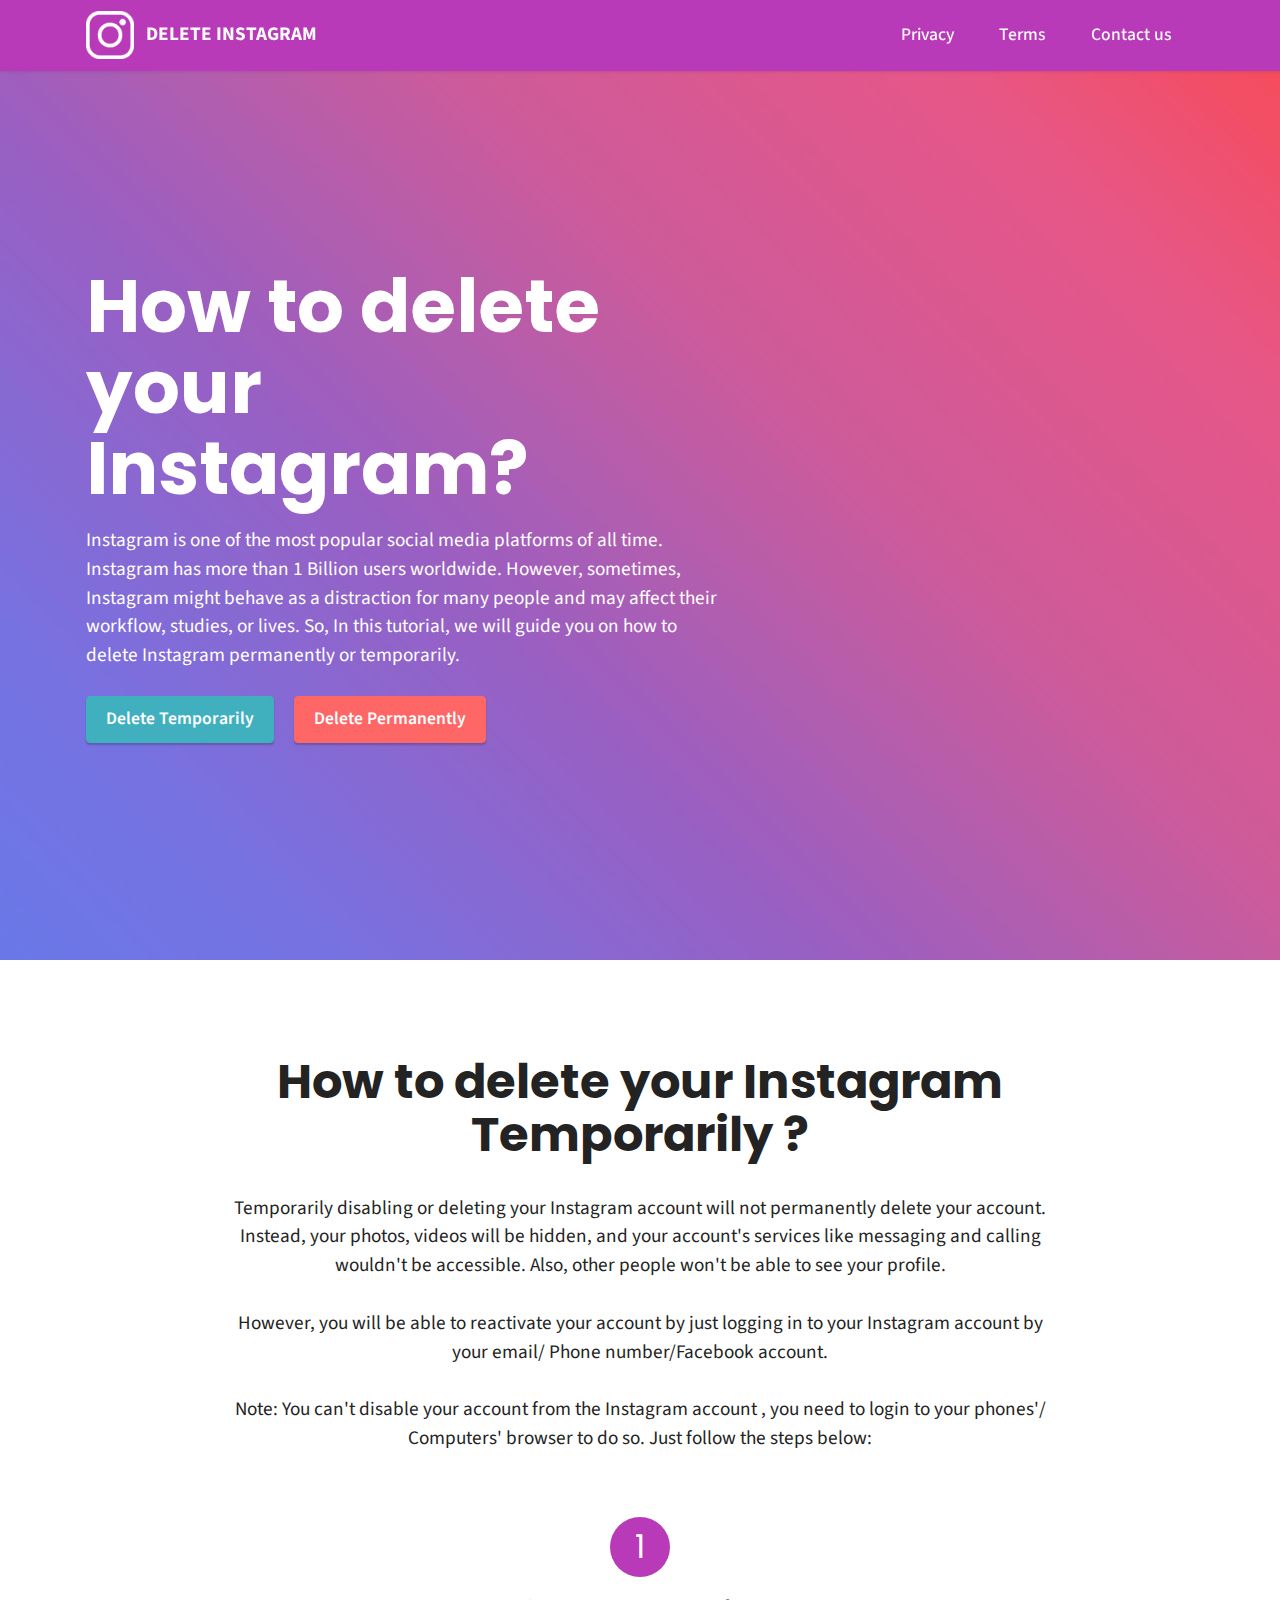
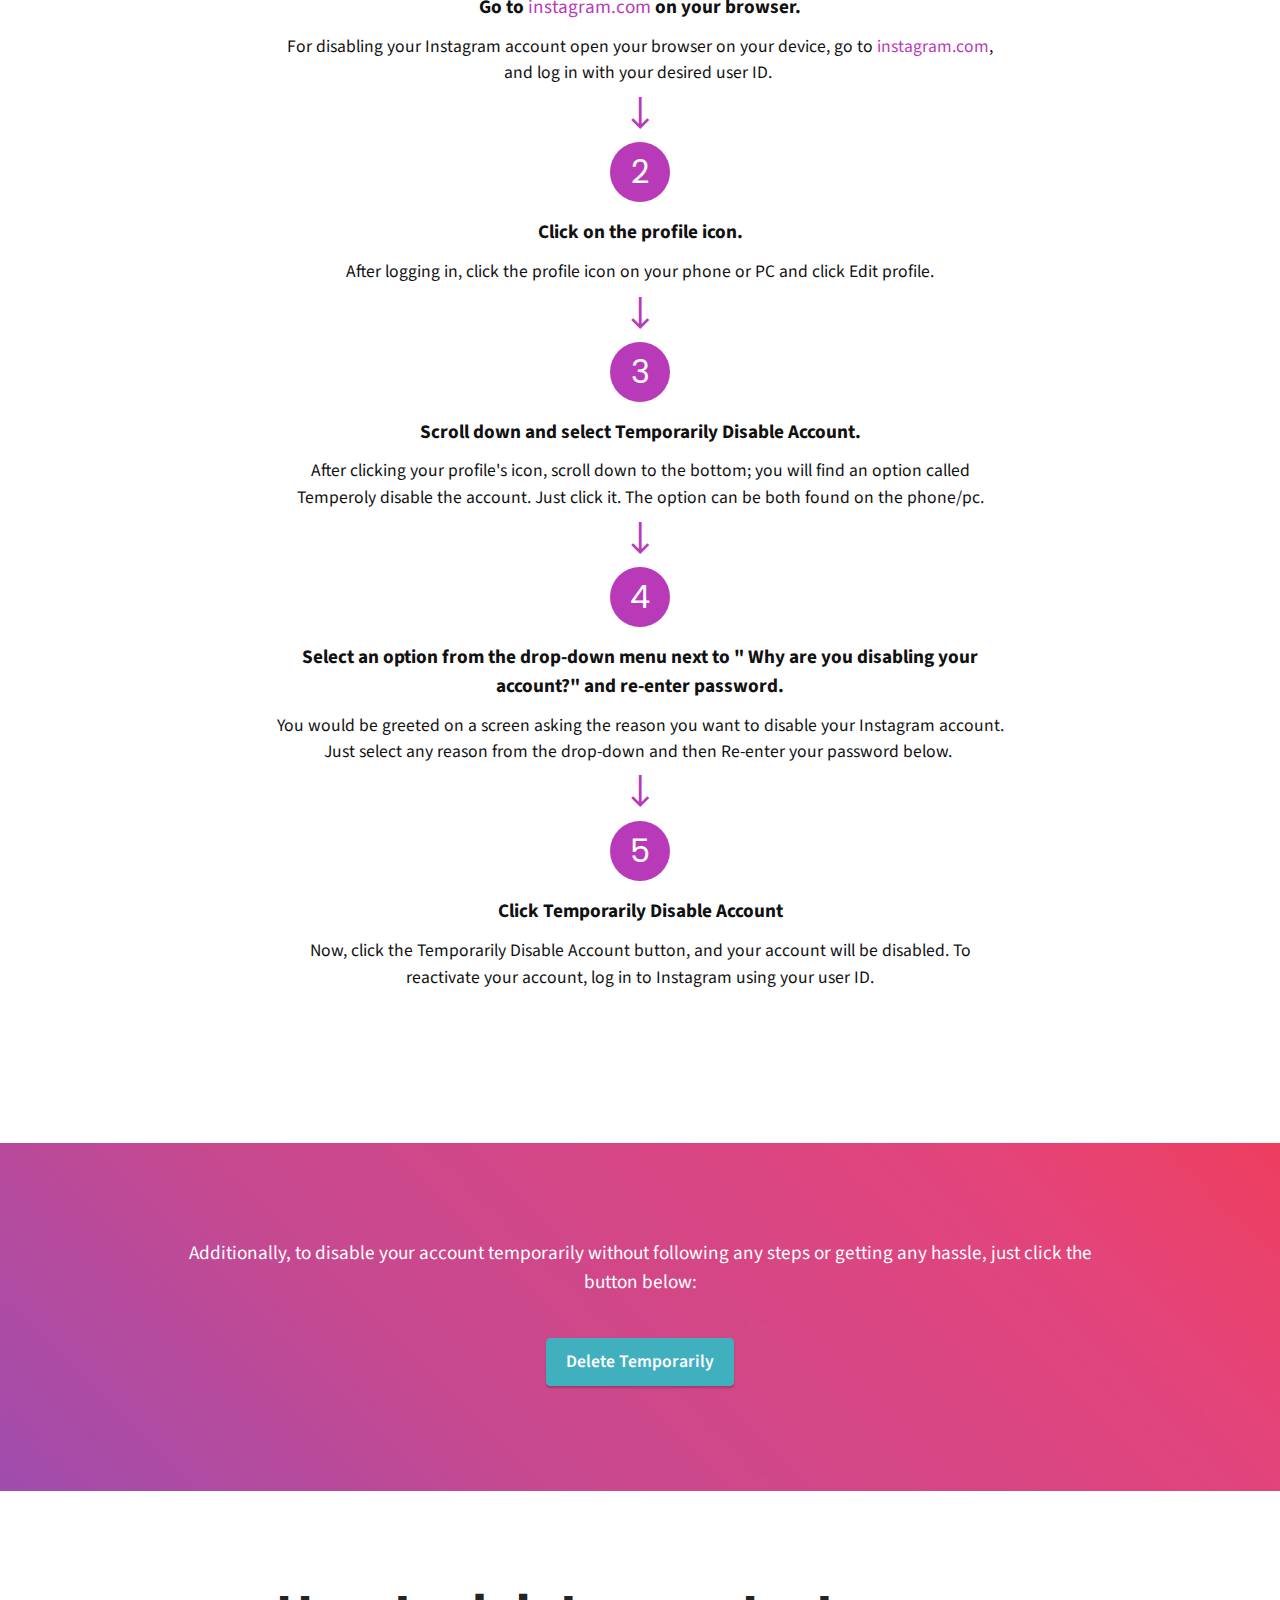
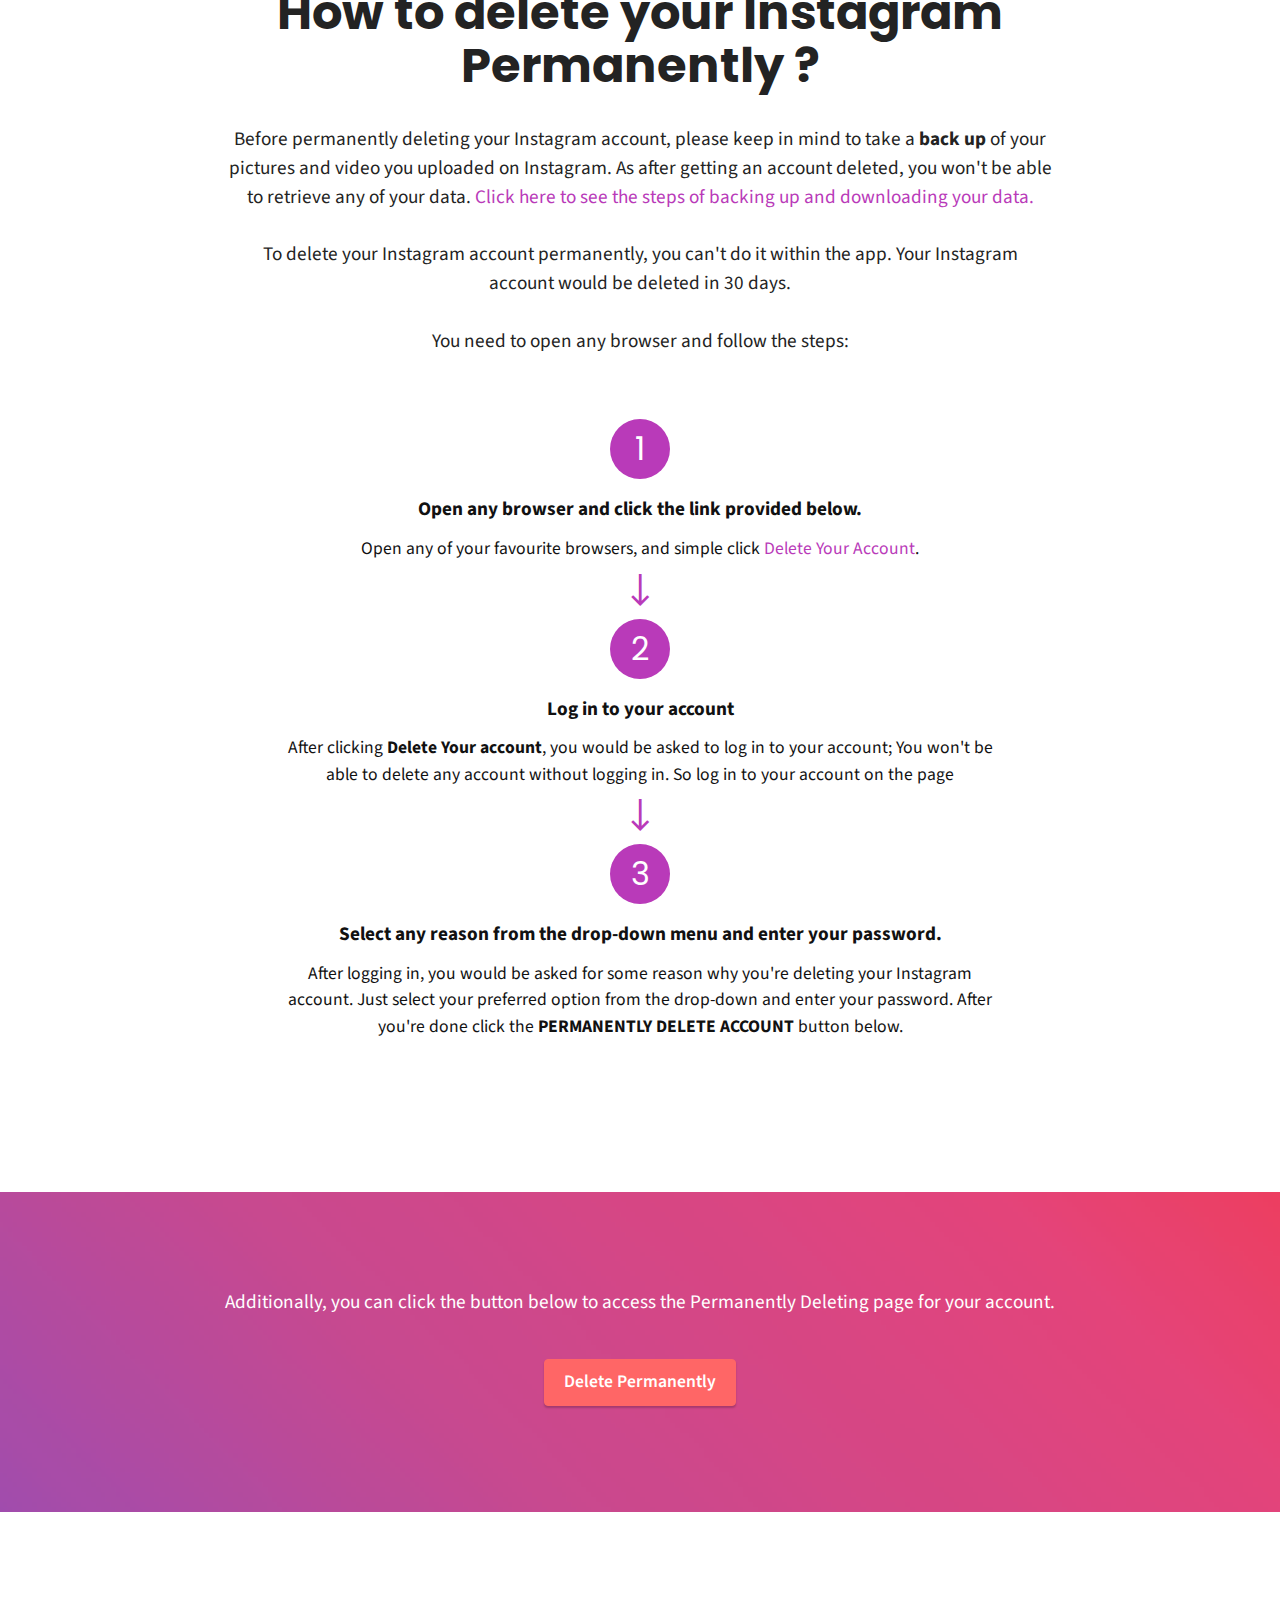
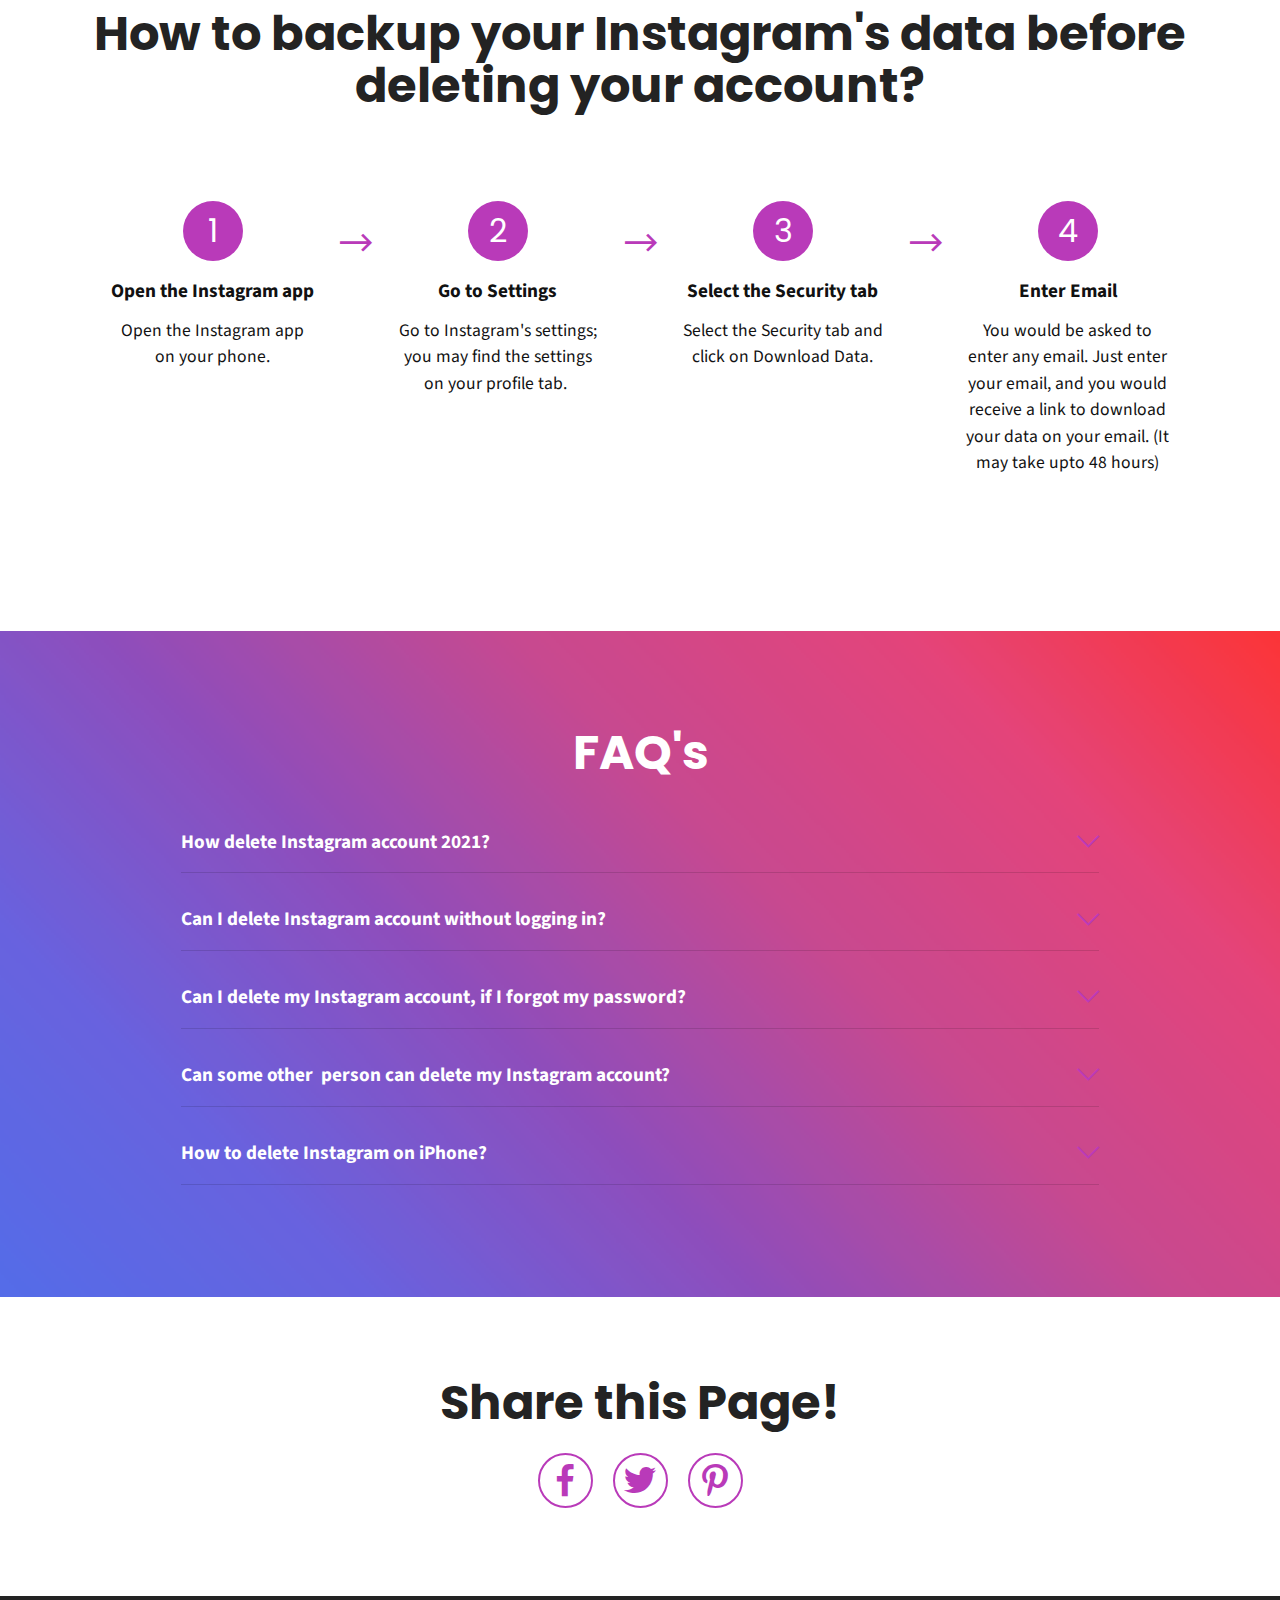
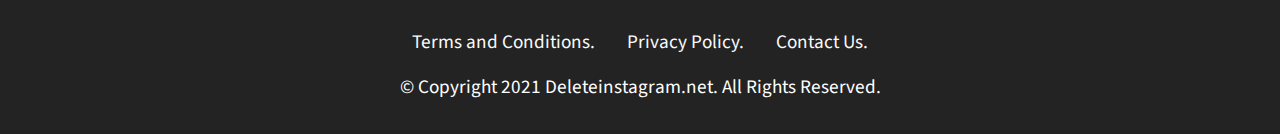
<file: index.html>
<!DOCTYPE html>
<html  lang="en">
<head>
  <!-- Site made by Bibarud -->
  <meta charset="UTF-8">
  <meta http-equiv="X-UA-Compatible" content="IE=edge">
  <meta name="generator" content="Mobirise v5.2.0, mobirise.com">
  <meta name="viewport" content="width=device-width, initial-scale=1, minimum-scale=1">
  <link rel="shortcut icon" href="assets/images/instagram-1.png" type="image/x-icon">
  <meta name="description" content="Delete your Instagram account temporarily or permanently with a single click without following any steps.">
  
  
  <title>Delete your Instagram account - Single click guide!</title>
  <link rel="stylesheet" href="assets/web/assets/mobirise-icons2/mobirise2.css">
  <link rel="stylesheet" href="assets/web/assets/mobirise-icons/mobirise-icons.css">
  <link rel="stylesheet" href="assets/tether/tether.min.css">
  <link rel="stylesheet" href="assets/bootstrap/css/bootstrap.min.css">
  <link rel="stylesheet" href="assets/bootstrap/css/bootstrap-grid.min.css">
  <link rel="stylesheet" href="assets/bootstrap/css/bootstrap-reboot.min.css">
  <link rel="stylesheet" href="assets/web/assets/gdpr-plugin/gdpr-styles.css">
  <link rel="stylesheet" href="assets/dropdown/css/style.css">
  <link rel="stylesheet" href="assets/socicon/css/styles.css">
  <link rel="stylesheet" href="assets/theme/css/style.css">
  <link rel="preload" as="style" href="assets/mobirise/css/mbr-additional.css"><link rel="stylesheet" href="assets/mobirise/css/mbr-additional.css" type="text/css">
  
  
  
  
</head>
<body>

<!-- Analytics -->
<!-- Global site tag (gtag.js) - Google Analytics -->
<script async src="https://www.googletagmanager.com/gtag/js?id=UA-181421258-1"></script>
<script>
  window.dataLayer = window.dataLayer || [];
  function gtag(){dataLayer.push(arguments);}
  gtag('js', new Date());

  gtag('config', 'UA-181421258-1');
</script>

<!-- /Analytics -->


  
  <section class="menu menu1 cid-spzPaPQvx3" once="menu" id="menu1-0">
    

    <nav class="navbar navbar-dropdown navbar-fixed-top navbar-expand-lg">
        <div class="container">
            <div class="navbar-brand">
                <span class="navbar-logo">
                    <a href="index.html">
                        <img src="assets/images/pngfind.com-instagram-png-22629.png" alt="Mobirise" style="height: 3rem;">
                    </a>
                </span>
                <span class="navbar-caption-wrap"><a class="navbar-caption text-white text-primary display-7" href="index.html">DELETE INSTAGRAM</a></span>
            </div>
            <button class="navbar-toggler" type="button" data-toggle="collapse" data-target="#navbarSupportedContent" aria-controls="navbarNavAltMarkup" aria-expanded="false" aria-label="Toggle navigation">
                <div class="hamburger">
                    <span></span>
                    <span></span>
                    <span></span>
                    <span></span>
                </div>
            </button>
            <div class="collapse navbar-collapse" id="navbarSupportedContent">
                <ul class="navbar-nav nav-dropdown nav-right" data-app-modern-menu="true"><li class="nav-item"><a class="nav-link link text-white text-primary display-4" href="privacy.html">Privacy</a></li>
                    <li class="nav-item"><a class="nav-link link text-white text-primary display-4" href="terms.html">
                            Terms</a></li>
                    <li class="nav-item"><a class="nav-link link text-white text-primary display-4" href="contact.html">Contact us</a>
                    </li></ul>
                
                
            </div>
        </div>
    </nav>
</section>

<section class="header2 cid-spzQ5MPhmc mbr-fullscreen" id="header2-1">

    

    <div class="mbr-overlay" style="opacity: 0.1; background-color: rgb(255, 255, 255);"></div>

    <div class="container">
        <div class="row">
            <div class="col-12 col-lg-7">
                <h1 class="mbr-section-title mbr-fonts-style mb-3 display-1"><span style="font-size: 73.6px;"><strong>How to delete your Instagram?</strong></span></h1>
                
                <p class="mbr-text mbr-fonts-style display-7">Instagram is one of the most popular social media platforms of all time. Instagram has more than 1 Billion users worldwide. However, sometimes, Instagram might behave as a distraction for many people and may affect their workflow, studies, or lives. So, In this tutorial, we will guide you on how to delete Instagram permanently or temporarily. </p>
                <div class="mbr-section-btn mt-3"><a class="btn btn-success display-4" href="index.html#info3-7">Delete Temporarily</a>
                    <a class="btn btn-secondary display-4" href="index.html#info3-a">Delete Permanently</a></div>
            </div>
        </div>
    </div>
</section>

<section class="features20 cid-spA9GsgyzR" id="features21-9">

    
    
    <div class="container">
        <div class="row justify-content-center">
            <div class="col-md-12 col-lg-9">
                <div class="card-wrapper mb-4">
                    <div class="card-box align-center">
                        <h4 class="card-title mbr-fonts-style mb-4 display-2"><strong>How to delete your Instagram Temporarily ?</strong></h4>
                        <p class="mbr-text mbr-fonts-style mb-4 display-7">Temporarily disabling or deleting your Instagram account will not permanently delete your account. Instead, your photos, videos will be hidden, and your account's services like messaging and calling wouldn't be accessible. Also, other people won't be able to see your profile.
<br>
<br>However, you will be able to reactivate your account by just logging in to your Instagram account by your email/ Phone number/Facebook account.
<br>
<br>Note: You can't disable your account from the Instagram account , you need to login to your phones'/ Computers' browser to do so. Just follow the steps below:</p>
                        
                    </div>
                </div>
            </div>
            <div class="col-12 col-md-8">
                <div class="item mbr-flex">
                    <div class="icon-wrap w-100">
                        <div class="icon-box">
                            <span class="step-number mbr-fonts-style display-5">1</span>
                        </div>
                    </div>
                    <div class="text-box">
                        <h4 class="icon-title card-title mbr-black mbr-fonts-style display-7"><strong>Go to <a href="https://www.instagram.com" class="text-primary" target="_blank">instagram.com</a> on your browser.</strong></h4>
                        <h5 class="icon-text mbr-black mbr-fonts-style display-4">For disabling your Instagram account open your browser on your device, go to <a href="https://www.instagram.com" class="text-primary" target="_blank">instagram.com</a>, and log in with your desired user ID.&nbsp;</h5>
                    </div>
                </div>
                <div class="item mbr-flex">
                    <div class="icon-wrap w-100">
                        <div class="icon-box">
                            <span class="step-number mbr-fonts-style display-5">2</span>
                        </div>
                    </div>
                    <div class="text-box">
                        <h4 class="icon-title card-title mbr-black mbr-fonts-style display-7"><strong>Click on the profile icon.</strong></h4>
                        <h5 class="icon-text mbr-black mbr-fonts-style display-4">After logging in, click the profile icon on your phone or PC and click Edit profile.</h5>
                    </div>
                </div>
                <div class="item mbr-flex">
                    <div class="icon-wrap w-100">
                        <div class="icon-box">
                            <span class="step-number mbr-fonts-style display-5">3</span>
                        </div>
                    </div>
                    <div class="text-box">
                        <h4 class="icon-title card-title mbr-black mbr-fonts-style display-7"><strong>Scroll down and select Temporarily Disable Account.</strong></h4>
                        <h5 class="icon-text mbr-black mbr-fonts-style display-4">After clicking your profile's icon, scroll down to the bottom; you will find an option called Temperoly disable the account. Just click it. The option can be both found on the phone/pc.</h5>
                    </div>
                </div>
                <div class="item mbr-flex">
                    <div class="icon-wrap w-100">
                        <div class="icon-box">
                            <span class="step-number mbr-fonts-style display-5">4</span>
                        </div>
                    </div>
                    <div class="text-box">
                        <h4 class="icon-title card-title mbr-black mbr-fonts-style display-7"><strong>Select an option from the drop-down menu next to  " Why are you disabling your account?" and re-enter password.</strong></h4>
                        <h5 class="icon-text mbr-black mbr-fonts-style display-4">You would be greeted on a screen asking the reason you want to disable your Instagram account. Just select any reason from the drop-down and then Re-enter your password below.&nbsp;</h5>
                    </div>
                </div>
                <div class="item mbr-flex last">
                    <div class="icon-wrap w-100">
                        <div class="icon-box">
                            <span class="step-number mbr-fonts-style display-5">5</span>
                        </div>
                    </div>
                    <div class="text-box">
                        <h4 class="icon-title card-title mbr-black mbr-fonts-style display-7"><strong>Click Temporarily Disable Account</strong></h4>
                        <h5 class="icon-text mbr-black mbr-fonts-style display-4">Now, click the Temporarily Disable Account button, and your account will be disabled. To reactivate your account, log in to Instagram using your user ID.</h5>
                    </div>
                </div>
                
                
                
                
                
            </div>
        </div>
    </div>
</section>

<section class="info3 cid-spA8Et73DV" id="info3-7">

    

    <div class="mbr-overlay" style="opacity: 0; background-color: rgb(68, 121, 217);">
    </div>
    <div class="container">
        <div class="row justify-content-center">
            <div class="card col-12 col-lg-10">
                <div class="card-wrapper">
                    <div class="card-box align-center">
                        
                        <p class="mbr-text mbr-fonts-style mb-4 display-7">
                            Additionally, to disable your account temporarily without following any steps or getting any hassle, just click the button below:</p>
                        <div class="mbr-section-btn mt-3"><a class="btn btn-success display-4" href="https://www.instagram.com/accounts/remove/request/temporary/" target="_blank">Delete Temporarily</a></div>
                    </div>
                </div>
            </div>
        </div>
    </div>
</section>

<section class="features20 cid-spA9DBn0pM" id="features21-8">

    
    
    <div class="container">
        <div class="row justify-content-center">
            <div class="col-md-12 col-lg-9">
                <div class="card-wrapper mb-4">
                    <div class="card-box align-center">
                        <h4 class="card-title mbr-fonts-style mb-4 display-2"><strong>How to delete your Instagram Permanently ?</strong></h4>
                        <p class="mbr-text mbr-fonts-style mb-4 display-7">Before permanently deleting your Instagram account, please keep in mind to take a <strong>back up</strong> of your pictures and video you uploaded on Instagram. As after getting an account deleted, you won't be able to retrieve any of your data. <strong><a href="index.html#features24-b" class="text-primary">Click here to see the steps of backing up and downloading your data.</a></strong> <br><br>To delete your Instagram account permanently, you can't do it within the app. Your Instagram account would be deleted in 30 days. <br><br>You need to open any browser and follow the steps:</p>
                        
                    </div>
                </div>
            </div>
            <div class="col-12 col-md-8">
                <div class="item mbr-flex">
                    <div class="icon-wrap w-100">
                        <div class="icon-box">
                            <span class="step-number mbr-fonts-style display-5">1</span>
                        </div>
                    </div>
                    <div class="text-box">
                        <h4 class="icon-title card-title mbr-black mbr-fonts-style display-7"><strong>Open any browser and click the link provided below.</strong></h4>
                        <h5 class="icon-text mbr-black mbr-fonts-style display-4">Open any of your favourite browsers, and simple click <a href="https://www.instagram.com/accounts/remove/request/permanent/" class="text-primary" target="_blank">Delete Your Account</a>.</h5>
                    </div>
                </div>
                <div class="item mbr-flex">
                    <div class="icon-wrap w-100">
                        <div class="icon-box">
                            <span class="step-number mbr-fonts-style display-5">2</span>
                        </div>
                    </div>
                    <div class="text-box">
                        <h4 class="icon-title card-title mbr-black mbr-fonts-style display-7">
                            <strong>Log in to your account</strong></h4>
                        <h5 class="icon-text mbr-black mbr-fonts-style display-4">After clicking <strong>Delete Your account</strong>, you would be asked to log in to your account; You won't be able to delete any account without logging in. So log in to your account on the page</h5>
                    </div>
                </div>
                <div class="item mbr-flex last">
                    <div class="icon-wrap w-100">
                        <div class="icon-box">
                            <span class="step-number mbr-fonts-style display-5">3</span>
                        </div>
                    </div>
                    <div class="text-box">
                        <h4 class="icon-title card-title mbr-black mbr-fonts-style display-7">
                            <strong>Select any reason from the drop-down menu and enter your password.</strong></h4>
                        <h5 class="icon-text mbr-black mbr-fonts-style display-4">After logging in, you would be asked for some reason why you're deleting your Instagram account. Just select your preferred option from the drop-down and enter your password. After you're done click the <strong>PERMANENTLY</strong>&nbsp;<strong>DELETE ACCOUNT</strong> button below.</h5>
                    </div>
                </div>
                
                
                
                
                
                
                
            </div>
        </div>
    </div>
</section>

<section class="info3 cid-spAH2U0USw" id="info3-a">

    

    <div class="mbr-overlay" style="opacity: 0; background-color: rgb(68, 121, 217);">
    </div>
    <div class="container">
        <div class="row justify-content-center">
            <div class="card col-12 col-lg-10">
                <div class="card-wrapper">
                    <div class="card-box align-center">
                        
                        <p class="mbr-text mbr-fonts-style mb-4 display-7">
                            Additionally, you can click the button below to access the Permanently Deleting page for your account.</p>
                        <div class="mbr-section-btn mt-3"><a class="btn btn-secondary display-4" href="https://www.instagram.com/accounts/remove/request/permanent/" target="_blank">Delete Permanently</a></div>
                    </div>
                </div>
            </div>
        </div>
    </div>
</section>

<section class="features23 cid-spAHQvizxI" id="features24-b">

    
    
    <div class="container">
        <div class="row justify-content-center">
            <div class="col-12">
                <div class="card-wrapper mb-4">
                    <div class="card-box align-center">
                        <h4 class="card-title mbr-fonts-style mb-4 display-2"><strong>How to backup your Instagram's data before deleting your account?</strong></h4>
                        
                        
                    </div>
                </div>
            </div>
            <div class="col-12 col-md-6 col-lg-3">
                <div class="item first mbr-flex p-4">
                    <div class="icon-wrap w-100">
                        <div class="icon-box">
                            <span class="step-number mbr-fonts-style display-5">1</span>
                        </div>
                    </div>

                    <div class="text-box">
                        <h4 class="icon-title card-title mbr-black mbr-fonts-style display-7"><strong>Open the Instagram app</strong></h4>
                        <h5 class="mbr-text mbr-black mbr-fonts-style display-4">Open the Instagram app on your phone.</h5>
                    </div>
                </div>
                <!-- <span mbr-icon class="mbr-iconfont mobi-mbri-devices mobi-mbri"></span> -->
            </div>
            <div class="col-12 col-md-6 col-lg-3">
                <div class="item mbr-flex p-4">
                    <div class="icon-wrap w-100">
                        <div class="icon-box">
                            <span class="step-number mbr-fonts-style display-5">2</span>
                        </div>
                    </div>
                    <div class="text-box">
                        <h4 class="icon-title card-title mbr-black mbr-fonts-style display-7">
                            <strong>Go to Settings</strong></h4>
                        <h5 class="mbr-text mbr-black mbr-fonts-style display-4">Go to Instagram's settings; you may find the settings on your profile tab.&nbsp;</h5>
                    </div>
                </div>
            </div>
            <div class="col-12 col-md-6 col-lg-3">
                <div class="item mbr-flex p-4">
                    <div class="icon-wrap w-100">
                        <div class="icon-box">
                            <span class="step-number mbr-fonts-style display-5">3</span>
                        </div>
                    </div>
                    <div class="text-box">
                        <h4 class="icon-title card-title mbr-black mbr-fonts-style display-7">
                            <strong>Select the Security tab</strong></h4>
                        <h5 class="mbr-text mbr-black mbr-fonts-style display-4">Select the Security tab and click on Download Data.</h5>
                    </div>
                </div>
            </div>
            <div class="col-12 col-md-6 col-lg-3">
                <div class="item mbr-flex p-4">
                    <div class="icon-wrap w-100">
                        <div class="icon-box">
                            <span class="step-number mbr-fonts-style display-5">4</span>
                        </div>
                    </div>
                    <div class="text-box">
                        <h4 class="icon-title card-title mbr-black mbr-fonts-style display-7">
                            <strong>Enter Email</strong></h4>
                        <h5 class="mbr-text mbr-black mbr-fonts-style display-4">You would be asked to enter any email. Just enter your email, and you would receive a link to download your data on your email. (It may take upto 48 hours)<div><br></div></h5>
                    </div>
                </div>
            </div>
            
            
            
            
        </div>
    </div>
</section>

<section class="content17 cid-spAKjgosBB" id="content17-c">

    

    <div class="mbr-overlay" style="opacity: 0; background-color: rgb(255, 255, 255);">
    </div>
    
    <div class="container">
        
            <div class="row justify-content-center">
                <div class="col-12 col-md-10">
                    <div class="section-head align-center mb-4">
                        <h3 class="mbr-section-title mb-0 mbr-fonts-style display-2"><strong>FAQ's</strong></h3>
                        
                    </div>
                    
                    <div id="bootstrap-toggle" class="toggle-panel accordionStyles tab-content">
                        <div class="card mb-3">
                            <div class="card-header" role="tab" id="headingOne">
                                <a role="button" class="collapsed panel-title text-black" data-toggle="collapse" data-core="" href="#collapse1_30" aria-expanded="false" aria-controls="collapse1">
                                    <h6 class="panel-title-edit mbr-fonts-style mb-0 display-7"><strong>How delete </strong><span style="font-size: 19.2px;"><strong>Instagram</strong></span><strong>&nbsp;account 2021?</strong>&nbsp; &nbsp; &nbsp; &nbsp; &nbsp; &nbsp; &nbsp; &nbsp; &nbsp; &nbsp; &nbsp; &nbsp; &nbsp; &nbsp; &nbsp; &nbsp; &nbsp;</h6>
                                    <span class="sign mbr-iconfont mbri-arrow-down"></span>
                                </a>
                            </div>
                            <div id="collapse1_30" class="panel-collapse noScroll collapse" role="tabpanel" aria-labelledby="headingOne">
                                <div class="panel-body">
                                    <p class="mbr-fonts-style panel-text display-7">Please <a href="index.html#header2-1" class="text-black">follow the steps</a> above to know how to delete your Instagram account.</p>
                                </div>
                            </div>
                        </div>
                        <div class="card mb-3">
                            <div class="card-header" role="tab" id="headingTwo">
                                <a role="button" class="collapsed panel-title text-black" data-toggle="collapse" data-core="" href="#collapse2_30" aria-expanded="false" aria-controls="collapse2">
                                    <h6 class="panel-title-edit mbr-fonts-style mb-0 display-7"><strong>Can I delete Instagram account without </strong><span style="font-size: 19.2px;"><strong>logging</strong></span><strong>&nbsp;in?</strong>
                                </h6>
                                    <span class="sign mbr-iconfont mbri-arrow-down"></span>
                                </a>

                            </div>
                            <div id="collapse2_30" class="panel-collapse noScroll collapse" role="tabpanel" aria-labelledby="headingTwo">
                                <div class="panel-body">
                                    <p class="mbr-fonts-style panel-text display-7">No, to delete your account, you need to log in into your Instagram account for security reasons.</p>
                                </div>
                            </div>
                        </div>
                        <div class="card mb-3">
                            <div class="card-header" role="tab" id="headingThree">
                                <a role="button" class="collapsed panel-title text-black" data-toggle="collapse" data-core="" href="#collapse3_30" aria-expanded="false" aria-controls="collapse3">
                                    <h6 class="panel-title-edit mbr-fonts-style mb-0 display-7"><strong>Can I delete my Instagram account, if I forgot my password?&nbsp;</strong>&nbsp; &nbsp; &nbsp; &nbsp; &nbsp; &nbsp; &nbsp; &nbsp; &nbsp; &nbsp; &nbsp; &nbsp; &nbsp; &nbsp; &nbsp; &nbsp; &nbsp;</h6>
                                    <span class="sign mbr-iconfont mbri-arrow-down"></span>
                                </a>
                            </div>
                            <div id="collapse3_30" class="panel-collapse noScroll collapse" role="tabpanel" aria-labelledby="headingThree">
                                <div class="panel-body">
                                    <p class="mbr-fonts-style panel-text display-7">In order to delete your account, you need to enter your password. In case you forget your password, you can always reset it.</p>
                                </div>
                            </div>
                        </div>
                        <div class="card mb-3">
                            <div class="card-header" role="tab" id="headingThree">
                                <a role="button" class="collapsed panel-title text-black" data-toggle="collapse" data-core="" href="#collapse4_30" aria-expanded="false" aria-controls="collapse4">
                                    <h6 class="panel-title-edit mbr-fonts-style mb-0 display-7"><strong>Can some other&nbsp; person can delete my Instagram account?</strong></h6>
                                    <span class="sign mbr-iconfont mbri-arrow-down"></span>
                                </a>
                            </div>
                            <div id="collapse4_30" class="panel-collapse noScroll collapse" role="tabpanel" aria-labelledby="headingThree">
                                <div class="panel-body">
                                    <p class="mbr-fonts-style panel-text display-7">No, it's not possible unless they have your password.</p>
                                </div>
                            </div>
                        </div>
                        <div class="card mb-3">
                            <div class="card-header" role="tab" id="headingThree">
                                <a role="button" class="collapsed panel-title text-black" data-toggle="collapse" data-core="" href="#collapse5_30" aria-expanded="false" aria-controls="collapse5">
                                   <h6 class="panel-title-edit mbr-fonts-style mb-0 display-7"><strong>How to delete </strong><span style="font-size: 19.2px;"><strong>Instagram</strong></span><strong>&nbsp;on&nbsp;</strong><span style="font-size: 19.2px;"><strong>iPhone?</strong></span></h6>
                                        <span class="mbr-iconfont mobi-mbri-arrow-down mobi-mbri"></span>
                                </a>
                            </div>
                            <div id="collapse5_30" class="panel-collapse noScroll collapse" role="tabpanel" aria-labelledby="headingThree">
                                <div class="panel-body">
                                    <p class="mbr-fonts-style panel-text display-7">You, cant directly delete from the Instagram app, you need to open a browser in order to do so.<a href="index.html#header2-1" class="text-black"> Follow</a> the detailed guide that we have made.</p>
                                </div>
                            </div>
                        </div>
                        
                    </div>
                </div>
            </div>
        </div>
</section>

<section class="social2 cid-spAN6YAMO5" id="share2-d">
    
     
    
    

    <div class="container">
        <div class="media-container-row">
            <div class="col-12">
                <h3 class="mbr-section-title align-center mb-3 mbr-fonts-style display-2">
                    <strong>Share this Page!</strong>
                </h3>
                <div>
                    <div class="mbr-social-likes align-center" data-counters="false">
                        <span class="btn btn-social facebook m-2">
                            <i class="socicon socicon-facebook"></i>
                        </span>
                        <span class="btn btn-social twitter m-2">
                            <i class="socicon socicon-twitter"></i>
                        </span>
                        
                        
                        <span class="btn btn-social pinterest m-2">
                            <i class="socicon socicon-pinterest"></i>
                        </span>
                        
                    </div>
                </div>
            </div>
        </div>
    </div>
</section>

<section class="footer3 cid-spANb3Ql4p" once="footers" id="footer3-e">

    

    

    <div class="container">
        <div class="media-container-row align-center mbr-white">
            <div class="row row-links">
                <ul class="foot-menu">
                    
                    
                    
                    
                    
                <li class="foot-menu-item mbr-fonts-style display-7">
                        <a class="text-white text-primary" href="terms.html">Terms and Conditions</a>.
                    </li><li class="foot-menu-item mbr-fonts-style display-7"><a href="privacy.html" class="text-white">Privacy Policy</a>.</li><li class="foot-menu-item mbr-fonts-style display-7">
                        <a class="text-white text-primary" href="contact.html">Contact Us</a>.
                    </li></ul>
            </div>
            
            <div class="row row-copirayt">
                <p class="mbr-text mb-0 mbr-fonts-style mbr-white align-center display-7">
                    © Copyright 2021 Deleteinstagram.net. All Rights Reserved.
                </p>
            </div>
        </div>
    </div>
</section><section style="background-color: #fff; font-family: -apple-system, BlinkMacSystemFont, 'Segoe UI', 'Roboto', 'Helvetica Neue', Arial, sans-serif; color:#aaa; font-size:12px; padding: 0; align-items: center; display: flex;"></section><script src="assets/web/assets/jquery/jquery.min.js"></script>  <script src="assets/popper/popper.min.js"></script>  <script src="assets/tether/tether.min.js"></script>  <script src="assets/bootstrap/js/bootstrap.min.js"></script>  <script src="assets/web/assets/cookies-alert-plugin/cookies-alert-core.js"></script>  <script src="assets/web/assets/cookies-alert-plugin/cookies-alert-script.js"></script>  <script src="assets/smoothscroll/smooth-scroll.js"></script>  <script src="assets/dropdown/js/nav-dropdown.js"></script>  <script src="assets/dropdown/js/navbar-dropdown.js"></script>  <script src="assets/touchswipe/jquery.touch-swipe.min.js"></script>  <script src="assets/mbr-switch-arrow/mbr-switch-arrow.js"></script>  <script src="assets/sociallikes/social-likes.js"></script>  <script src="assets/theme/js/script.js"></script>  
  
  
<input name="cookieData" type="hidden" data-cookie-customDialogSelector='null' data-cookie-colorText='#424a4d' data-cookie-colorBg='rgba(234, 239, 241, 0.99)' data-cookie-textButton='Agree' data-cookie-colorButton='' data-cookie-colorLink='#424a4d' data-cookie-underlineLink='true' data-cookie-text="We use cookies to give you the best experience. Read our <a href='privacy.html'>cookie policy</a>.">
  </body>
</html>
</file>
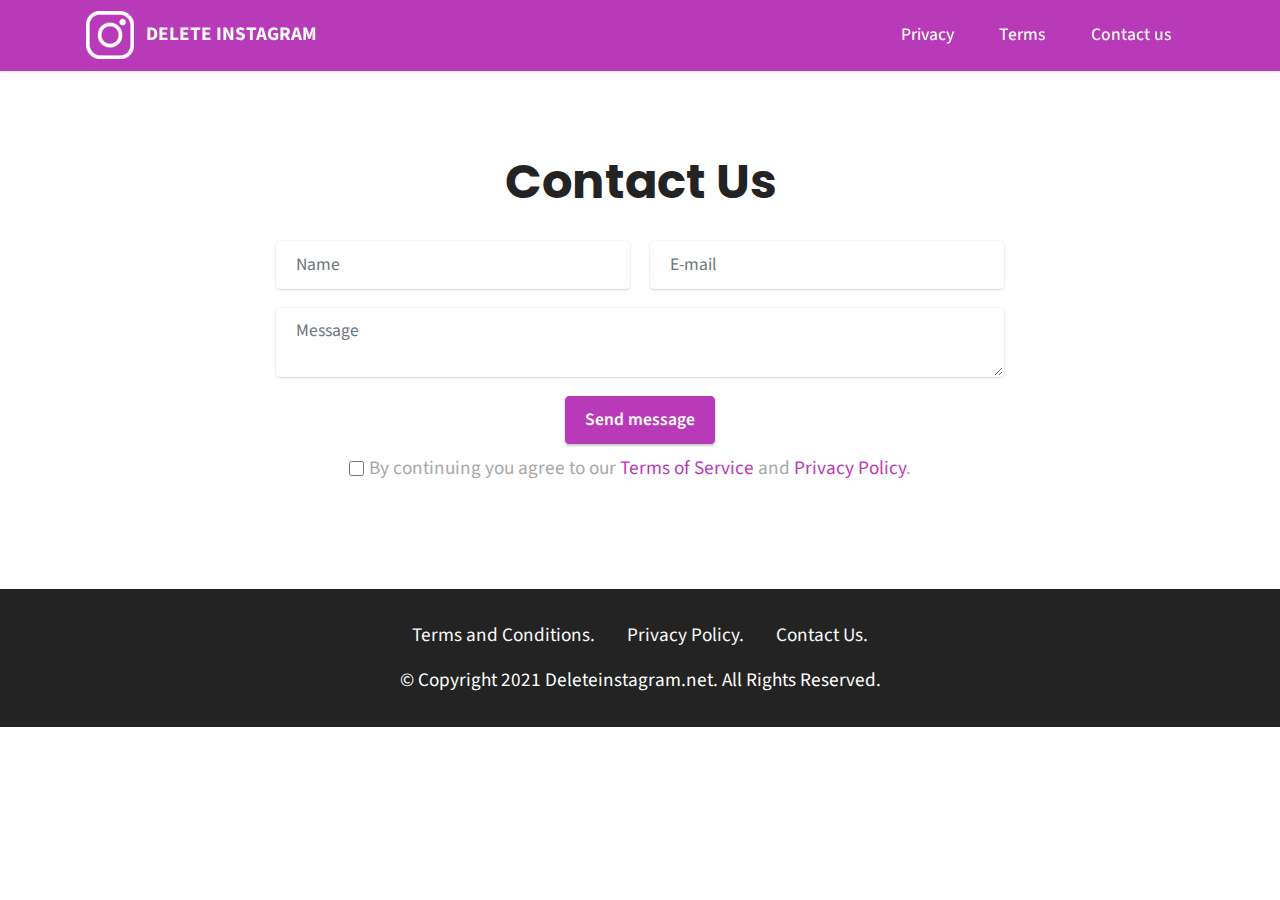
<file: contact.html>
<!DOCTYPE html>
<html  lang="en">
<head>
  <!-- Site made by Bibarud -->
  <meta charset="UTF-8">
  <meta http-equiv="X-UA-Compatible" content="IE=edge">
  <meta name="generator" content="Mobirise v5.2.0, mobirise.com">
  <meta name="viewport" content="width=device-width, initial-scale=1, minimum-scale=1">
  <link rel="shortcut icon" href="assets/images/instagram-1.png" type="image/x-icon">
  <meta name="description" content="Contact us by email or fill the form">
  
  
  <title>Contact Us</title>
  <link rel="stylesheet" href="assets/tether/tether.min.css">
  <link rel="stylesheet" href="assets/bootstrap/css/bootstrap.min.css">
  <link rel="stylesheet" href="assets/bootstrap/css/bootstrap-grid.min.css">
  <link rel="stylesheet" href="assets/bootstrap/css/bootstrap-reboot.min.css">
  <link rel="stylesheet" href="assets/web/assets/gdpr-plugin/gdpr-styles.css">
  <link rel="stylesheet" href="assets/dropdown/css/style.css">
  <link rel="stylesheet" href="assets/formstyler/jquery.formstyler.css">
  <link rel="stylesheet" href="assets/formstyler/jquery.formstyler.theme.css">
  <link rel="stylesheet" href="assets/datepicker/jquery.datetimepicker.min.css">
  <link rel="stylesheet" href="assets/socicon/css/styles.css">
  <link rel="stylesheet" href="assets/theme/css/style.css">
  <link rel="preload" as="style" href="assets/mobirise/css/mbr-additional.css"><link rel="stylesheet" href="assets/mobirise/css/mbr-additional.css" type="text/css">
  
  
  
  
</head>
<body>

<!-- Analytics -->
<!-- Global site tag (gtag.js) - Google Analytics -->
<script async src="https://www.googletagmanager.com/gtag/js?id=UA-181421258-1"></script>
<script>
  window.dataLayer = window.dataLayer || [];
  function gtag(){dataLayer.push(arguments);}
  gtag('js', new Date());

  gtag('config', 'UA-181421258-1');
</script>

<!-- /Analytics -->


  
  <section class="menu menu1 cid-spzPaPQvx3" once="menu" id="menu1-x">
    

    <nav class="navbar navbar-dropdown navbar-fixed-top navbar-expand-lg">
        <div class="container">
            <div class="navbar-brand">
                <span class="navbar-logo">
                    <a href="index.html">
                        <img src="assets/images/pngfind.com-instagram-png-22629.png" alt="Mobirise" style="height: 3rem;">
                    </a>
                </span>
                <span class="navbar-caption-wrap"><a class="navbar-caption text-white text-primary display-7" href="index.html">DELETE INSTAGRAM</a></span>
            </div>
            <button class="navbar-toggler" type="button" data-toggle="collapse" data-target="#navbarSupportedContent" aria-controls="navbarNavAltMarkup" aria-expanded="false" aria-label="Toggle navigation">
                <div class="hamburger">
                    <span></span>
                    <span></span>
                    <span></span>
                    <span></span>
                </div>
            </button>
            <div class="collapse navbar-collapse" id="navbarSupportedContent">
                <ul class="navbar-nav nav-dropdown nav-right" data-app-modern-menu="true"><li class="nav-item"><a class="nav-link link text-white text-primary display-4" href="privacy.html">Privacy</a></li>
                    <li class="nav-item"><a class="nav-link link text-white text-primary display-4" href="terms.html">
                            Terms</a></li>
                    <li class="nav-item"><a class="nav-link link text-white text-primary display-4" href="contact.html">Contact us</a>
                    </li></ul>
                
                
            </div>
        </div>
    </nav>
</section>

<section class="form5 cid-spARSNSct7" id="form5-z">
    
    
    <div class="container">
        <div class="mbr-section-head">
            <h3 class="mbr-section-title mbr-fonts-style align-center mb-0 display-2">
                <strong>Contact Us</strong></h3>
            
        </div>
        <div class="row justify-content-center mt-4">
            <div class="col-lg-8 mx-auto mbr-form" data-form-type="formoid">
                <form action="https://mobirise.eu/" method="POST" class="mbr-form form-with-styler" data-form-title="Form Name"><input type="hidden" name="email" data-form-email="true" value="ievhor8M8rNLQJ0RvX7wytPpkjTJFjyp8yd4MV8iIz46KopAkjAt1vuLAgCkm4/cVFK9jXqch/u+xhxBS+Kg4wjajDM/Ta62H/cykiMyAlrQ/i5Qv8zhIWG7c5DN9xNS">
                    <div class="">
                        <div hidden="hidden" data-form-alert="" class="alert alert-success col-12">Thanks for filling out
                            the form!</div>
                        <div hidden="hidden" data-form-alert-danger="" class="alert alert-danger col-12">Oops...! some
                            problem!</div>
                    </div>
                    <div class="dragArea row">
                        <div class="col-md col-sm-12 form-group" data-for="name">
                            <input type="text" name="name" placeholder="Name" data-form-field="name" class="form-control" value="" id="name-form5-z">
                        </div>
                        <div class="col-md col-sm-12 form-group" data-for="email">
                            <input type="email" name="email" placeholder="E-mail" data-form-field="email" class="form-control" value="" id="email-form5-z">
                        </div>
                        
                        <div class="col-12 form-group" data-for="textarea">
                            <textarea name="textarea" placeholder="Message" data-form-field="textarea" class="form-control" id="textarea-form5-z"></textarea>
                        </div>
                        <div class="col-lg-12 col-md-12 col-sm-12 align-center mbr-section-btn">
                            <button type="submit" class="btn btn-primary display-4">Send message</button>
                        </div>
                    </div>
                <span class="gdpr-block">
<label>
<span class="textGDPR display-7" style="color: #a7a7a7"><input type="checkbox" name="gdpr" id="gdpr-form5-z" required="">By continuing you agree to our <a style="color: #b93ab9; text-decoration: none;" href="terms.html">Terms of Service</a> and <a style="color: #b93ab9; text-decoration: none;" href="privacy.html">Privacy Policy</a>.</span>
</label>
</span></form>
            </div>
        </div>
    </div>
</section>

<section class="footer3 cid-spANb3Ql4p" once="footers" id="footer3-y">

    

    

    <div class="container">
        <div class="media-container-row align-center mbr-white">
            <div class="row row-links">
                <ul class="foot-menu">
                    
                    
                    
                    
                    
                <li class="foot-menu-item mbr-fonts-style display-7">
                        <a class="text-white text-primary" href="terms-and-conditions.html">Terms and Conditions</a>.
                    </li><li class="foot-menu-item mbr-fonts-style display-7"><a href="privacy.html" class="text-white">Privacy Policy</a>.</li><li class="foot-menu-item mbr-fonts-style display-7">
                        <a class="text-white text-primary" href="contact.html">Contact Us</a>.
                    </li></ul>
            </div>
            
            <div class="row row-copirayt">
                <p class="mbr-text mb-0 mbr-fonts-style mbr-white align-center display-7">
                    © Copyright 2021 Deleteinstagram.net. All Rights Reserved.
                </p>
            </div>
        </div>
    </div>
</section><section style="background-color: #fff; font-family: -apple-system, BlinkMacSystemFont, 'Segoe UI', 'Roboto', 'Helvetica Neue', Arial, sans-serif; color:#aaa; font-size:12px; padding: 0; align-items: center; display: flex;"></section><script src="assets/web/assets/jquery/jquery.min.js"></script>  <script src="assets/popper/popper.min.js"></script>  <script src="assets/tether/tether.min.js"></script>  <script src="assets/bootstrap/js/bootstrap.min.js"></script>  <script src="assets/web/assets/cookies-alert-plugin/cookies-alert-core.js"></script>  <script src="assets/web/assets/cookies-alert-plugin/cookies-alert-script.js"></script>  <script src="assets/smoothscroll/smooth-scroll.js"></script>  <script src="assets/dropdown/js/nav-dropdown.js"></script>  <script src="assets/dropdown/js/navbar-dropdown.js"></script>  <script src="assets/touchswipe/jquery.touch-swipe.min.js"></script>  <script src="assets/formstyler/jquery.formstyler.js"></script>  <script src="assets/formstyler/jquery.formstyler.min.js"></script>  <script src="assets/datepicker/jquery.datetimepicker.full.js"></script>  <script src="assets/theme/js/script.js"></script>  <script src="assets/formoid/formoid.min.js"></script>  
  
  
<input name="cookieData" type="hidden" data-cookie-customDialogSelector='null' data-cookie-colorText='#424a4d' data-cookie-colorBg='rgba(234, 239, 241, 0.99)' data-cookie-textButton='Agree' data-cookie-colorButton='' data-cookie-colorLink='#424a4d' data-cookie-underlineLink='true' data-cookie-text="We use cookies to give you the best experience. Read our <a href='privacy.html'>cookie policy</a>.">
  </body>
</html>
</file>
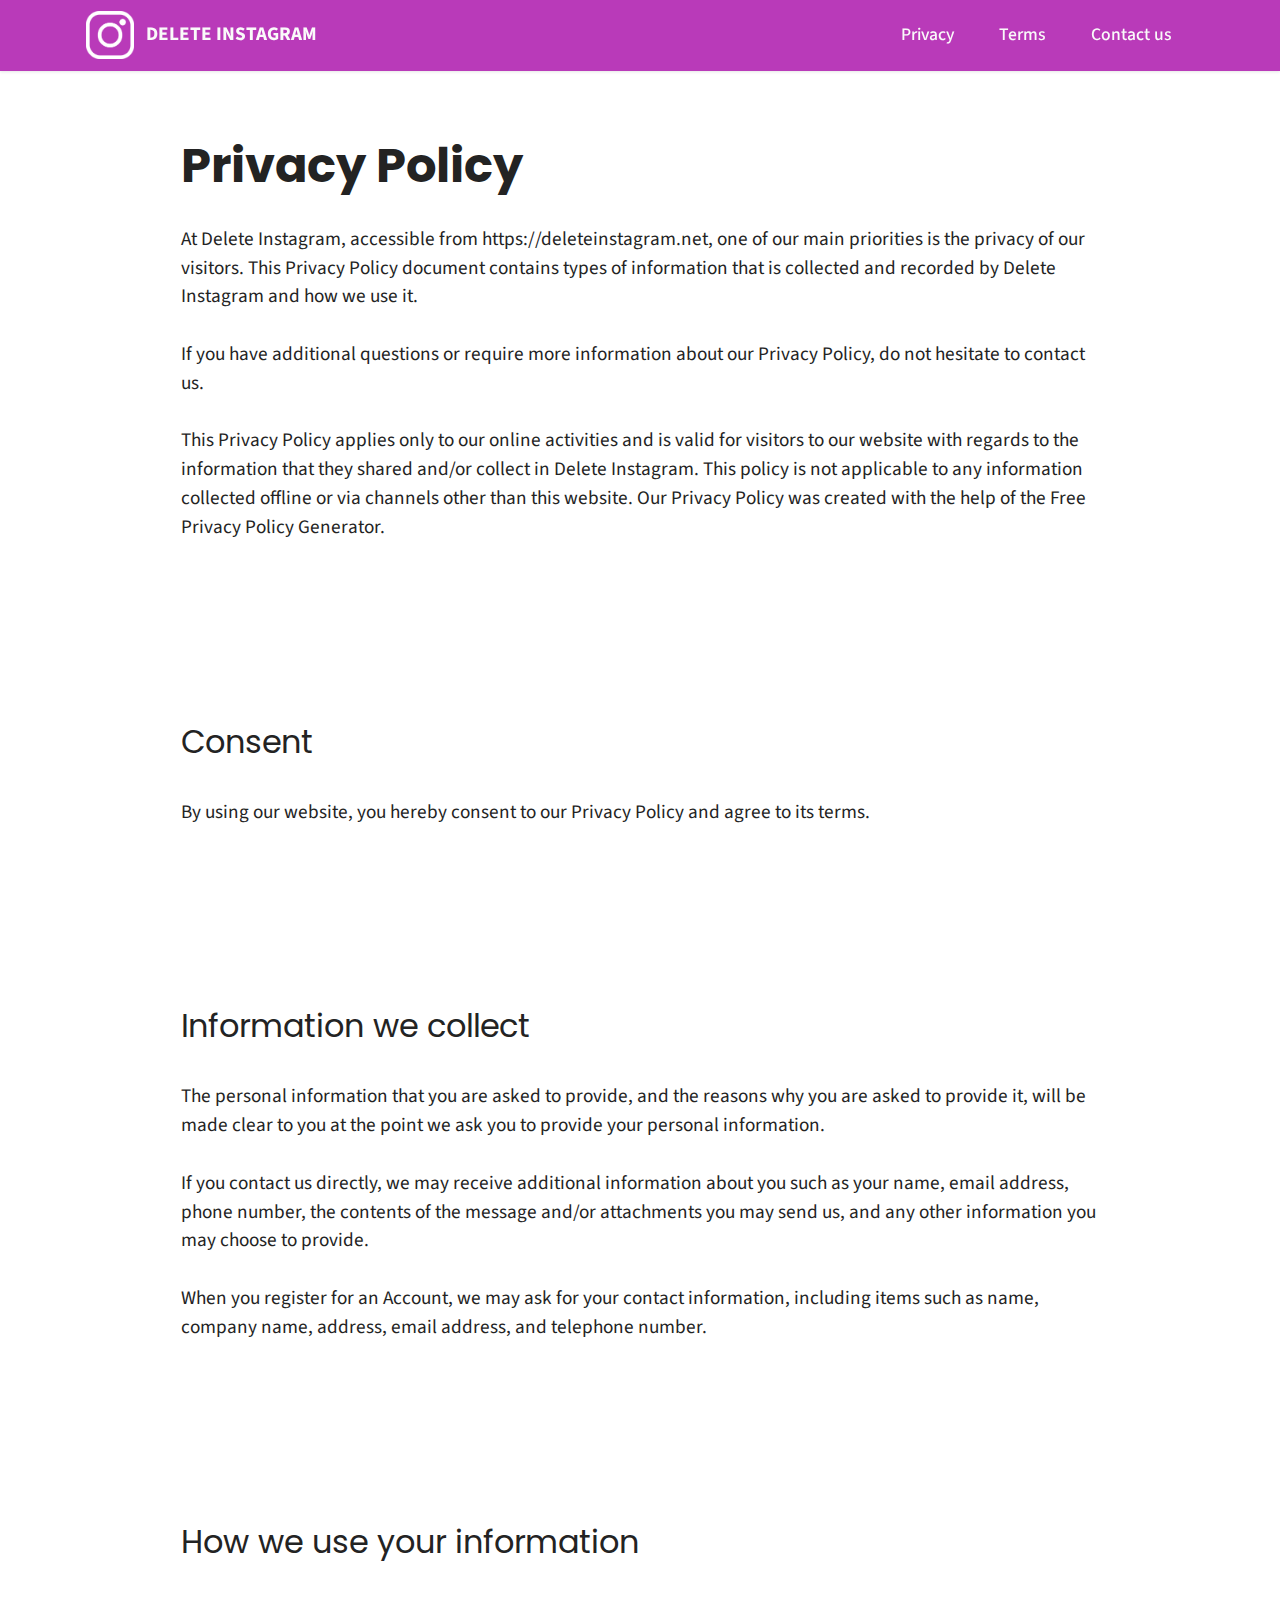
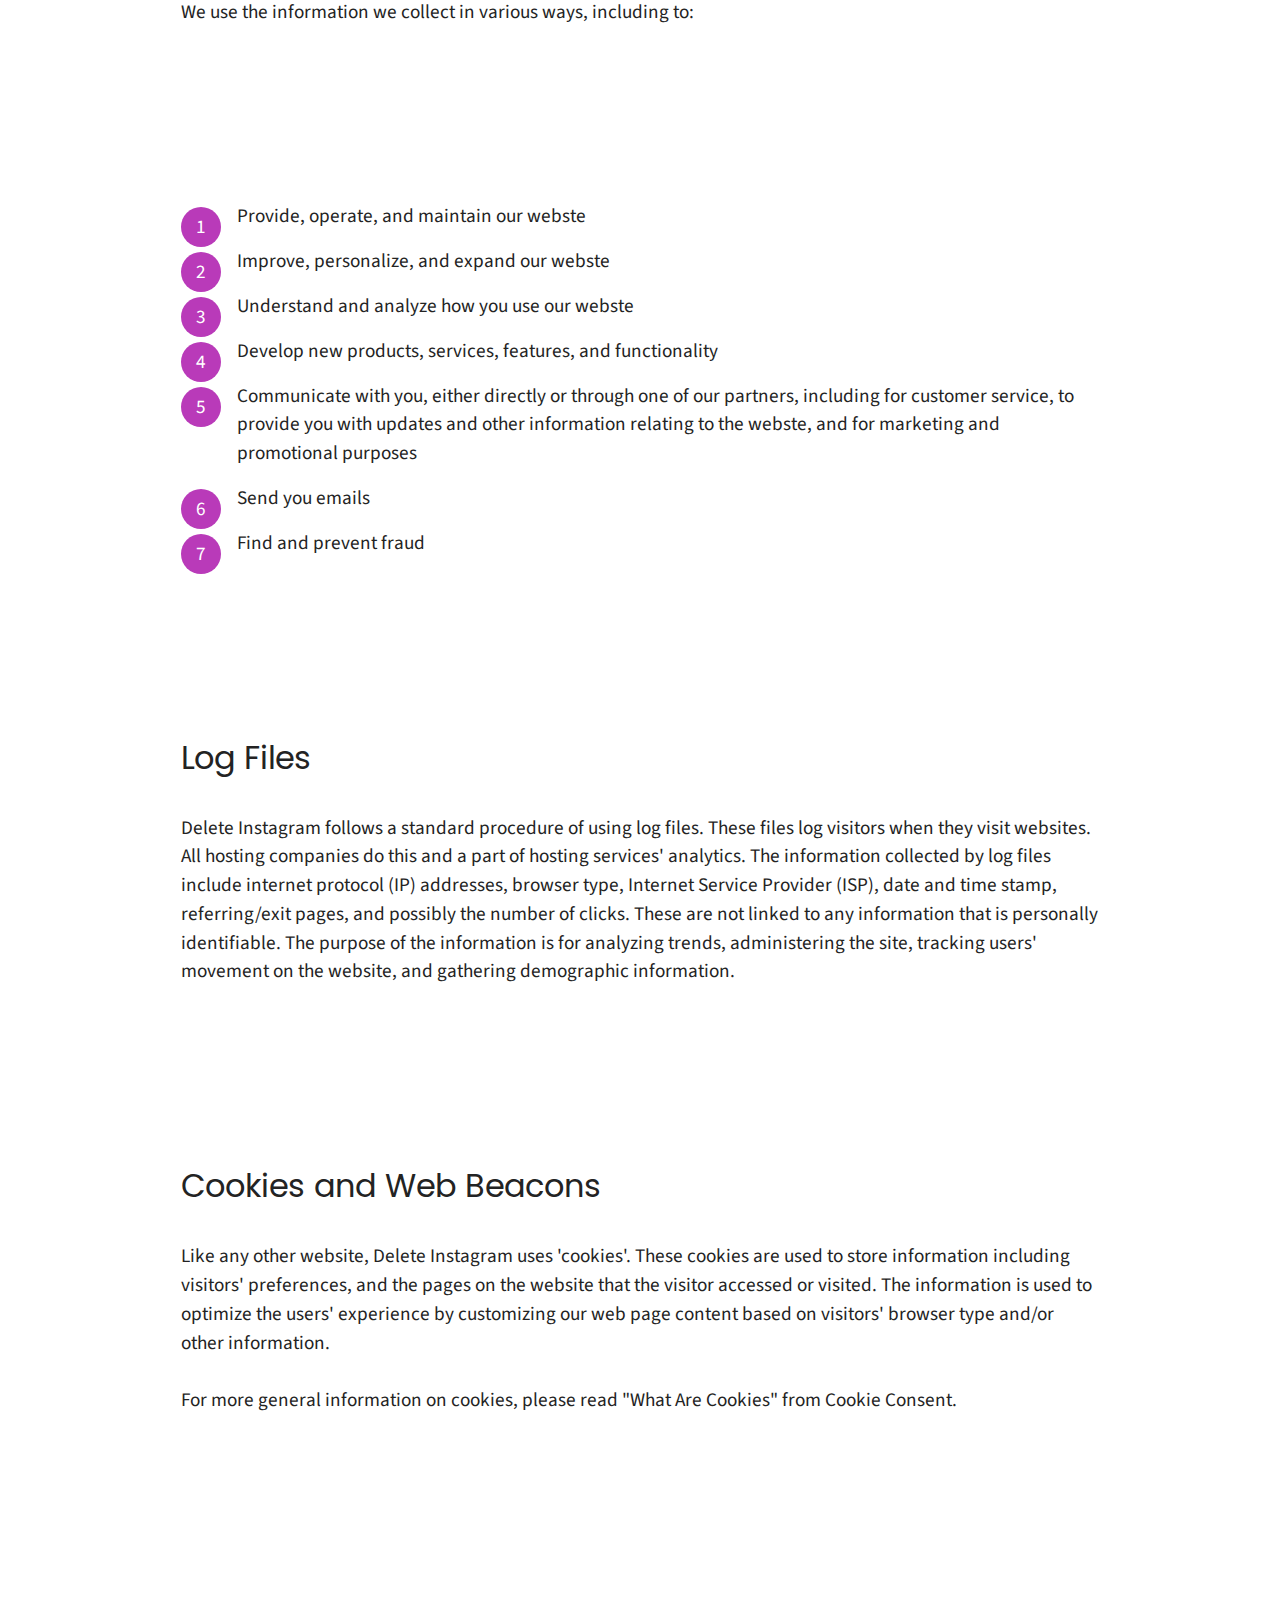
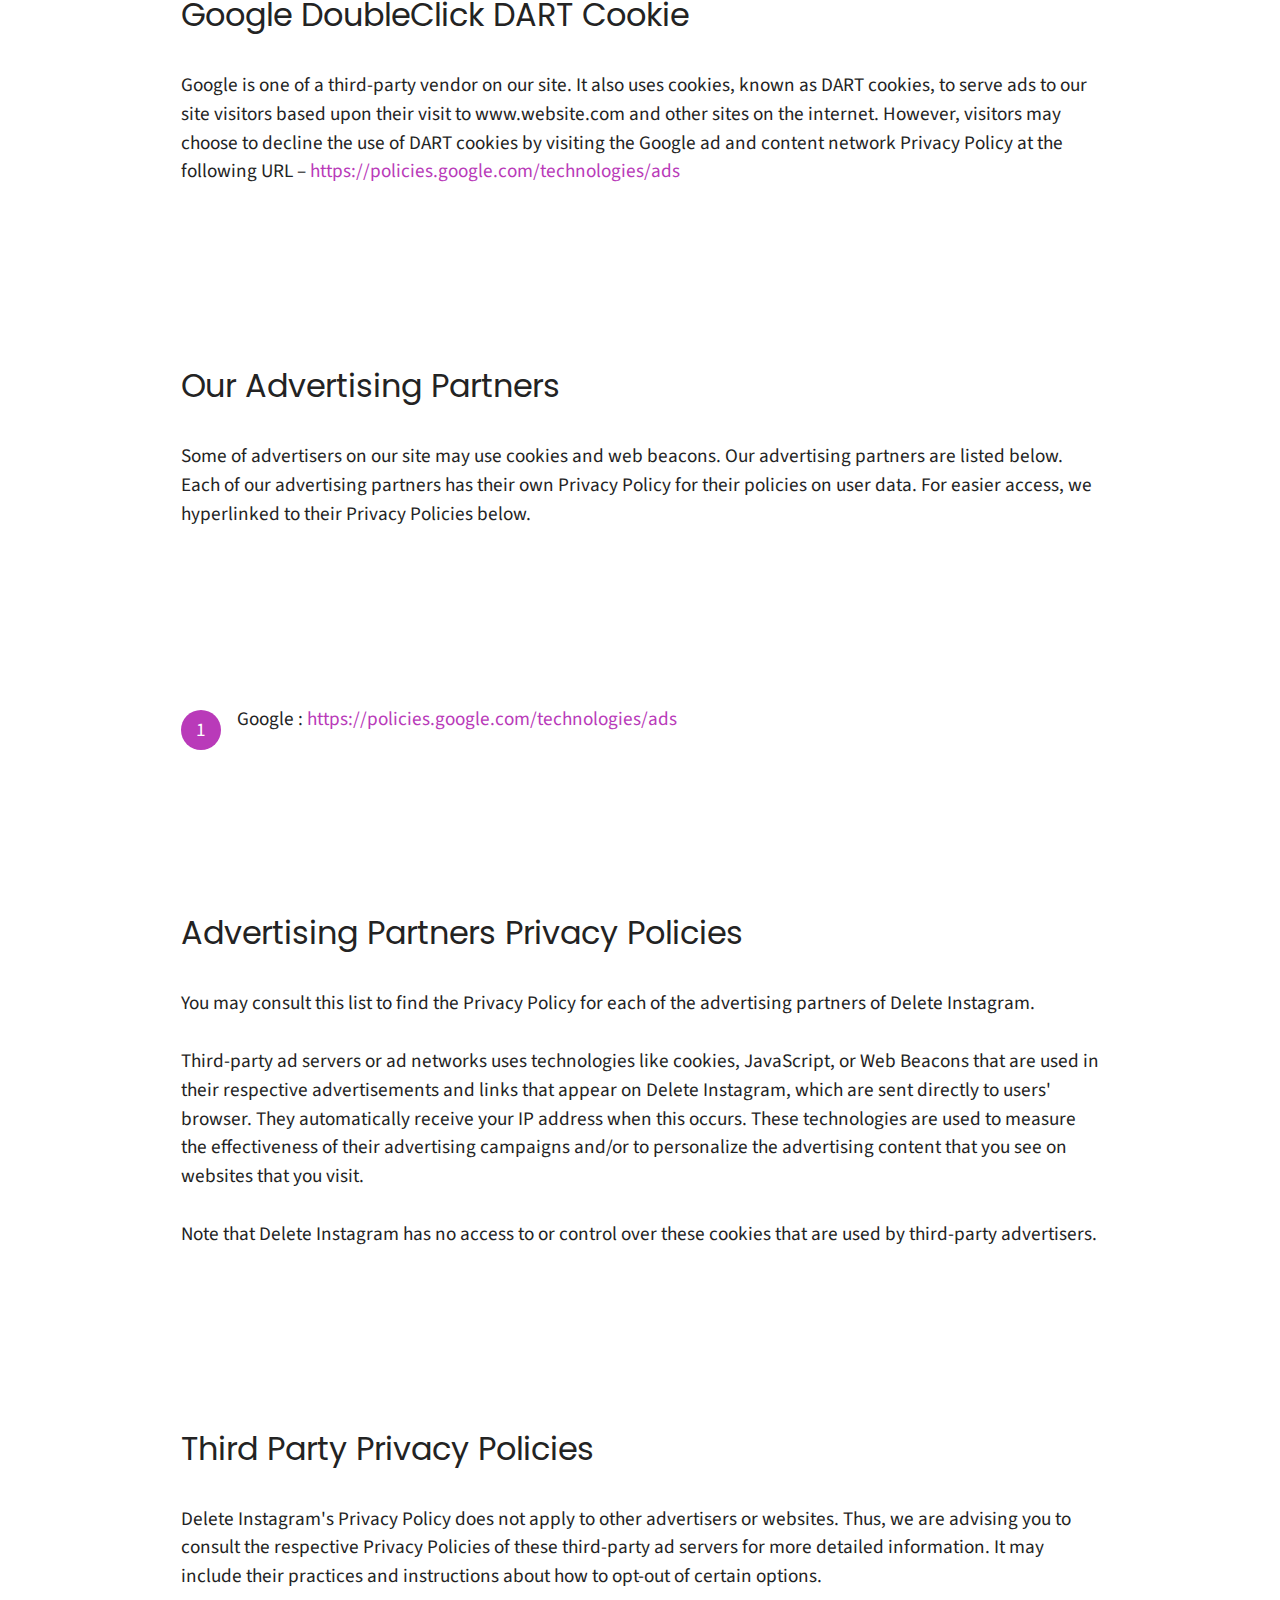
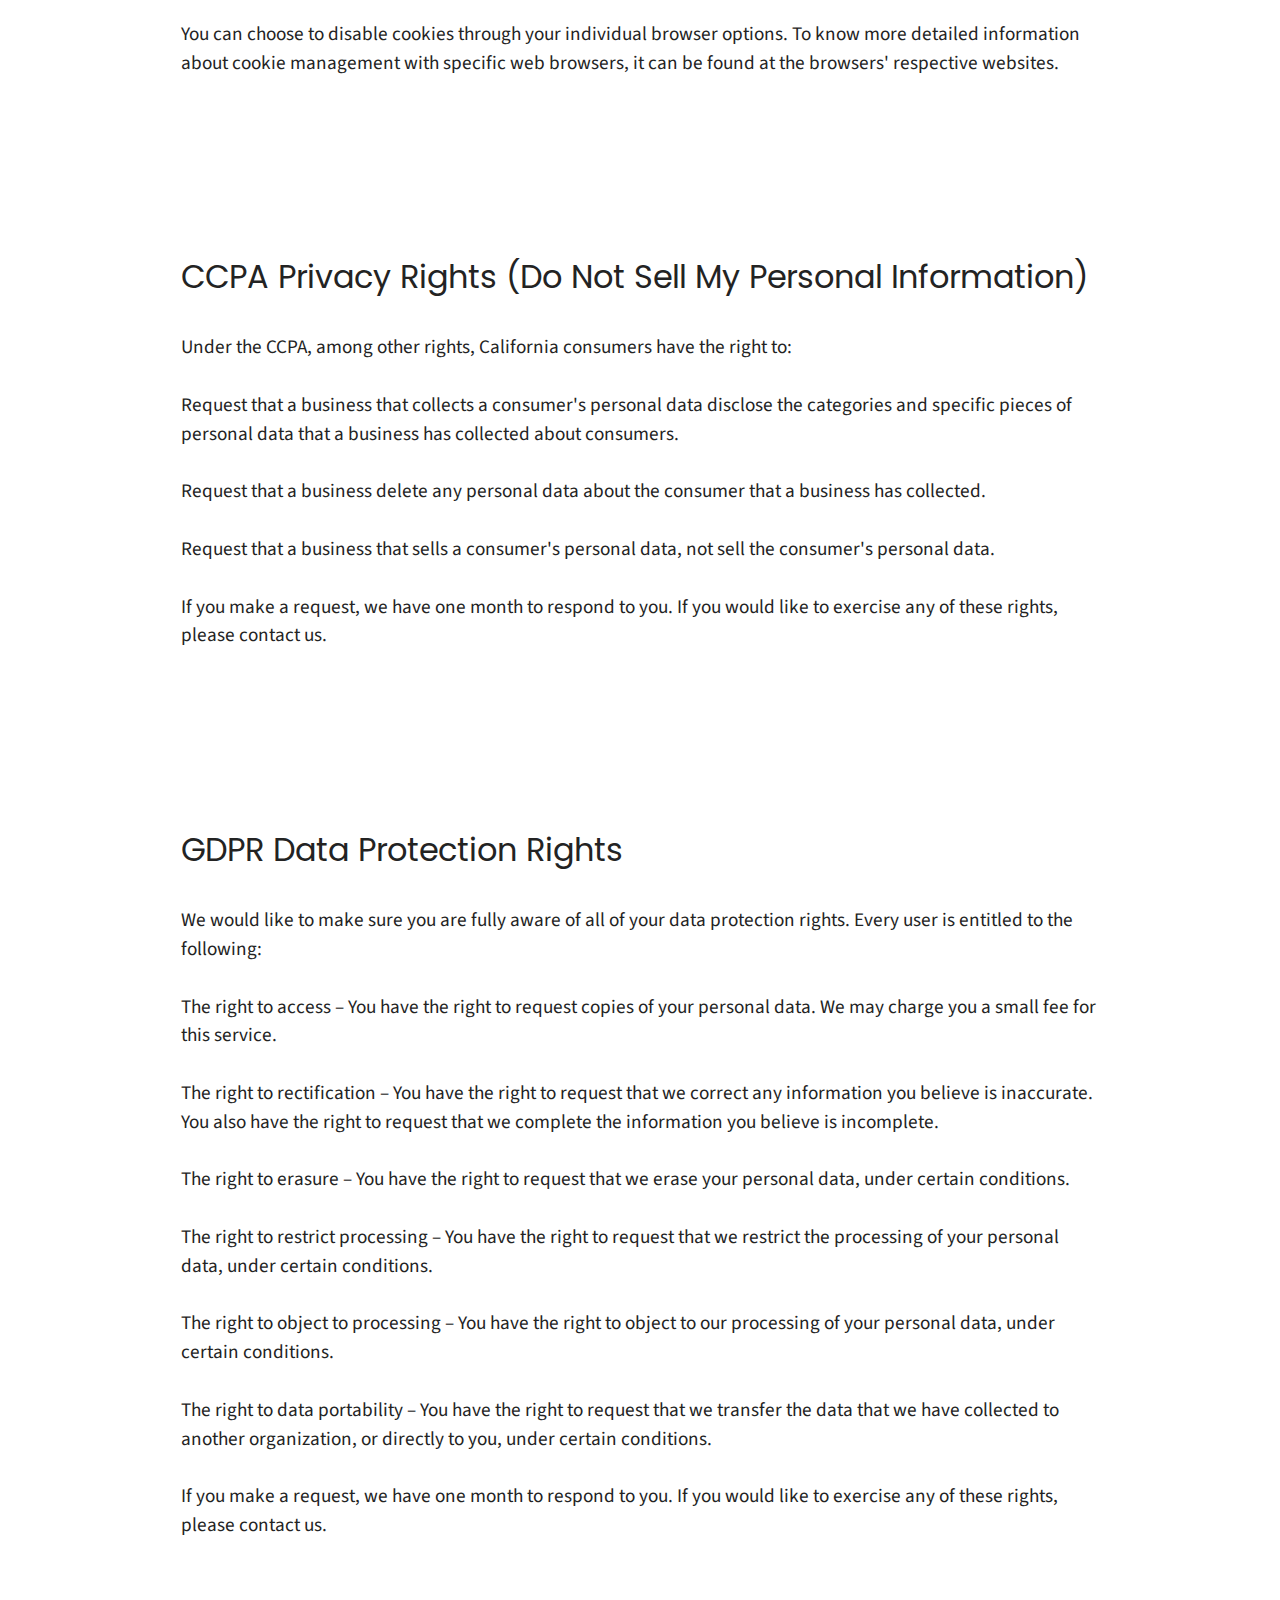
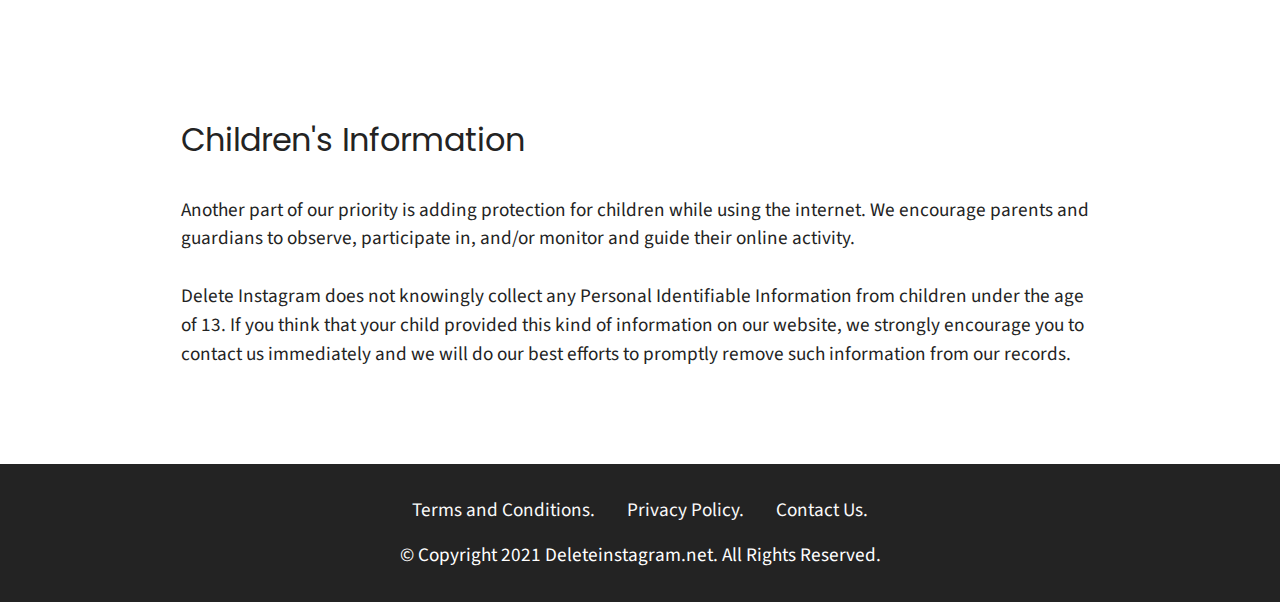
<file: privacy.html>
<!DOCTYPE html>
<html  lang="en">
<head>
  <!-- Site made by Bibarud -->
  <meta charset="UTF-8">
  <meta http-equiv="X-UA-Compatible" content="IE=edge">
  <meta name="generator" content="Mobirise v5.2.0, mobirise.com">
  <meta name="viewport" content="width=device-width, initial-scale=1, minimum-scale=1">
  <link rel="shortcut icon" href="assets/images/instagram-1.png" type="image/x-icon">
  <meta name="description" content="Privacy Policy of Deleteinstagram.net">
  
  
  <title>Privacy Policy</title>
  <link rel="stylesheet" href="assets/tether/tether.min.css">
  <link rel="stylesheet" href="assets/bootstrap/css/bootstrap.min.css">
  <link rel="stylesheet" href="assets/bootstrap/css/bootstrap-grid.min.css">
  <link rel="stylesheet" href="assets/bootstrap/css/bootstrap-reboot.min.css">
  <link rel="stylesheet" href="assets/web/assets/gdpr-plugin/gdpr-styles.css">
  <link rel="stylesheet" href="assets/dropdown/css/style.css">
  <link rel="stylesheet" href="assets/socicon/css/styles.css">
  <link rel="stylesheet" href="assets/theme/css/style.css">
  <link rel="preload" as="style" href="assets/mobirise/css/mbr-additional.css"><link rel="stylesheet" href="assets/mobirise/css/mbr-additional.css" type="text/css">
  
  
  
  
</head>
<body>

<!-- Analytics -->
<!-- Global site tag (gtag.js) - Google Analytics -->
<script async src="https://www.googletagmanager.com/gtag/js?id=UA-181421258-1"></script>
<script>
  window.dataLayer = window.dataLayer || [];
  function gtag(){dataLayer.push(arguments);}
  gtag('js', new Date());

  gtag('config', 'UA-181421258-1');
</script>

<!-- /Analytics -->


  
  <section class="menu menu1 cid-spzPaPQvx3" once="menu" id="menu1-f">
    

    <nav class="navbar navbar-dropdown navbar-fixed-top navbar-expand-lg">
        <div class="container">
            <div class="navbar-brand">
                <span class="navbar-logo">
                    <a href="index.html">
                        <img src="assets/images/pngfind.com-instagram-png-22629.png" alt="Mobirise" style="height: 3rem;">
                    </a>
                </span>
                <span class="navbar-caption-wrap"><a class="navbar-caption text-white text-primary display-7" href="index.html">DELETE INSTAGRAM</a></span>
            </div>
            <button class="navbar-toggler" type="button" data-toggle="collapse" data-target="#navbarSupportedContent" aria-controls="navbarNavAltMarkup" aria-expanded="false" aria-label="Toggle navigation">
                <div class="hamburger">
                    <span></span>
                    <span></span>
                    <span></span>
                    <span></span>
                </div>
            </button>
            <div class="collapse navbar-collapse" id="navbarSupportedContent">
                <ul class="navbar-nav nav-dropdown nav-right" data-app-modern-menu="true"><li class="nav-item"><a class="nav-link link text-white text-primary display-4" href="privacy.html">Privacy</a></li>
                    <li class="nav-item"><a class="nav-link link text-white text-primary display-4" href="terms.html">
                            Terms</a></li>
                    <li class="nav-item"><a class="nav-link link text-white text-primary display-4" href="contact.html">Contact us</a>
                    </li></ul>
                
                
            </div>
        </div>
    </nav>
</section>

<section class="content5 cid-spAPvOUMPq" id="content5-i">
    
    <div class="container">
        <div class="row justify-content-center">
            <div class="col-md-12 col-lg-10">
                <h3 class="mbr-section-title mbr-fonts-style mb-4 display-2">
                    <strong>Privacy Policy</strong></h3>
                
                <p class="mbr-text mbr-fonts-style display-7">At Delete Instagram, accessible from https://deleteinstagram.net, one of our main priorities is the privacy of our visitors. This Privacy Policy document contains types of information that is collected and recorded by Delete Instagram and how we use it.
<br>
<br>If you have additional questions or require more information about our Privacy Policy, do not hesitate to contact us.
<br>
<br>This Privacy Policy applies only to our online activities and is valid for visitors to our website with regards to the information that they shared and/or collect in Delete Instagram. This policy is not applicable to any information collected offline or via channels other than this website. Our Privacy Policy was created with the help of the Free Privacy Policy Generator.</p>
            </div>
        </div>
    </div>
</section>

<section class="content5 cid-spAPzNZ61h" id="content5-j">
    
    <div class="container">
        <div class="row justify-content-center">
            <div class="col-md-12 col-lg-10">
                
                <h4 class="mbr-section-subtitle mbr-fonts-style mb-4 display-5">
                    Consent
                </h4>
                <p class="mbr-text mbr-fonts-style display-7">
                    By using our website, you hereby consent to our Privacy Policy and agree to its terms.</p>
            </div>
        </div>
    </div>
</section>

<section class="content5 cid-spAPFG5AXG" id="content5-k">
    
    <div class="container">
        <div class="row justify-content-center">
            <div class="col-md-12 col-lg-10">
                
                <h4 class="mbr-section-subtitle mbr-fonts-style mb-4 display-5">Information we collect</h4>
                <p class="mbr-text mbr-fonts-style display-7">The personal information that you are asked to provide, and the reasons why you are asked to provide it, will be made clear to you at the point we ask you to provide your personal information.
<br>
<br>If you contact us directly, we may receive additional information about you such as your name, email address, phone number, the contents of the message and/or attachments you may send us, and any other information you may choose to provide.
<br>
<br>When you register for an Account, we may ask for your contact information, including items such as name, company name, address, email address, and telephone number.</p>
            </div>
        </div>
    </div>
</section>

<section class="content5 cid-spAPP1Gl26" id="content5-l">
    
    <div class="container">
        <div class="row justify-content-center">
            <div class="col-md-12 col-lg-10">
                
                <h4 class="mbr-section-subtitle mbr-fonts-style mb-4 display-5">How we use your information</h4>
                <p class="mbr-text mbr-fonts-style display-7">
                    We use the information we collect in various ways, including to:</p>
            </div>
        </div>
    </div>
</section>

<section class="content9 cid-spAPTnD9Ck" id="content9-m">
    

    <div class="container">
        <div class="row justify-content-center">
            <div class="counter-container col-md-12 col-lg-10">
                
                <div class="mbr-text mbr-fonts-style display-7">
                    <ol>
                        <li>Provide, operate, and maintain our webste
</li><li>Improve, personalize, and expand our webste
</li><li>Understand and analyze how you use our webste
</li><li>Develop new products, services, features, and functionality
</li><li>Communicate with you, either directly or through one of our partners, including for customer service, to provide you with updates and other information relating to the webste, and for marketing and promotional purposes
</li><li>Send you emails
</li><li>Find and prevent fraud</li>
                    </ol>
                </div>
            </div>
        </div>
    </div>
</section>

<section class="content5 cid-spAQasLOma" id="content5-n">
    
    <div class="container">
        <div class="row justify-content-center">
            <div class="col-md-12 col-lg-10">
                
                <h4 class="mbr-section-subtitle mbr-fonts-style mb-4 display-5">Log Files</h4>
                <p class="mbr-text mbr-fonts-style display-7">
                    Delete Instagram follows a standard procedure of using log files. These files log visitors when they visit websites. All hosting companies do this and a part of hosting services' analytics. The information collected by log files include internet protocol (IP) addresses, browser type, Internet Service Provider (ISP), date and time stamp, referring/exit pages, and possibly the number of clicks. These are not linked to any information that is personally identifiable. The purpose of the information is for analyzing trends, administering the site, tracking users' movement on the website, and gathering demographic information.</p>
            </div>
        </div>
    </div>
</section>

<section class="content5 cid-spAQg6SUC6" id="content5-o">
    
    <div class="container">
        <div class="row justify-content-center">
            <div class="col-md-12 col-lg-10">
                
                <h4 class="mbr-section-subtitle mbr-fonts-style mb-4 display-5">Cookies and Web Beacons</h4>
                <p class="mbr-text mbr-fonts-style display-7">Like any other website, Delete Instagram uses 'cookies'. These cookies are used to store information including visitors' preferences, and the pages on the website that the visitor accessed or visited. The information is used to optimize the users' experience by customizing our web page content based on visitors' browser type and/or other information.
<br>
<br>For more general information on cookies, please read "What Are Cookies" from Cookie Consent.</p>
            </div>
        </div>
    </div>
</section>

<section class="content5 cid-spAQlM8uLK" id="content5-p">
    
    <div class="container">
        <div class="row justify-content-center">
            <div class="col-md-12 col-lg-10">
                
                <h4 class="mbr-section-subtitle mbr-fonts-style mb-4 display-5">Google DoubleClick DART Cookie</h4>
                <p class="mbr-text mbr-fonts-style display-7">
                    Google is one of a third-party vendor on our site. It also uses cookies, known as DART cookies, to serve ads to our site visitors based upon their visit to www.website.com and other sites on the internet. However, visitors may choose to decline the use of DART cookies by visiting the Google ad and content network Privacy Policy at the following URL – <a href="https://policies.google.com/technologies/ads" class="text-primary" target="_blank">https://policies.google.com/technologies/ads</a></p>
            </div>
        </div>
    </div>
</section>

<section class="content5 cid-spAQw3Tq6n" id="content5-q">
    
    <div class="container">
        <div class="row justify-content-center">
            <div class="col-md-12 col-lg-10">
                
                <h4 class="mbr-section-subtitle mbr-fonts-style mb-4 display-5">Our Advertising Partners</h4>
                <p class="mbr-text mbr-fonts-style display-7">
                    Some of advertisers on our site may use cookies and web beacons. Our advertising partners are listed below. Each of our advertising partners has their own Privacy Policy for their policies on user data. For easier access, we hyperlinked to their Privacy Policies below.</p>
            </div>
        </div>
    </div>
</section>

<section class="content9 cid-spAQwzVwwV" id="content9-r">
    

    <div class="container">
        <div class="row justify-content-center">
            <div class="counter-container col-md-12 col-lg-10">
                
                <div class="mbr-text mbr-fonts-style display-7">
                    <ol>
                        <li>Google
:&nbsp;<span style="font-size: 1.2rem;"><a href="https://policies.google.com/technologies/ads" class="text-primary" target="_blank">https://policies.google.com/technologies/ads</a></span></li>
                    </ol>
                </div>
            </div>
        </div>
    </div>
</section>

<section class="content5 cid-spAQNknUne" id="content5-s">
    
    <div class="container">
        <div class="row justify-content-center">
            <div class="col-md-12 col-lg-10">
                
                <h4 class="mbr-section-subtitle mbr-fonts-style mb-4 display-5">Advertising Partners Privacy Policies</h4>
                <p class="mbr-text mbr-fonts-style display-7">You may consult this list to find the Privacy Policy for each of the advertising partners of Delete Instagram.
<br>
<br>Third-party ad servers or ad networks uses technologies like cookies, JavaScript, or Web Beacons that are used in their respective advertisements and links that appear on Delete Instagram, which are sent directly to users' browser. They automatically receive your IP address when this occurs. These technologies are used to measure the effectiveness of their advertising campaigns and/or to personalize the advertising content that you see on websites that you visit.
<br>
<br>Note that Delete Instagram has no access to or control over these cookies that are used by third-party advertisers.</p>
            </div>
        </div>
    </div>
</section>

<section class="content5 cid-spAQRUk8tU" id="content5-t">
    
    <div class="container">
        <div class="row justify-content-center">
            <div class="col-md-12 col-lg-10">
                
                <h4 class="mbr-section-subtitle mbr-fonts-style mb-4 display-5">Third Party Privacy Policies</h4>
                <p class="mbr-text mbr-fonts-style display-7">Delete Instagram's Privacy Policy does not apply to other advertisers or websites. Thus, we are advising you to consult the respective Privacy Policies of these third-party ad servers for more detailed information. It may include their practices and instructions about how to opt-out of certain options.
<br>
<br>You can choose to disable cookies through your individual browser options. To know more detailed information about cookie management with specific web browsers, it can be found at the browsers' respective websites.</p>
            </div>
        </div>
    </div>
</section>

<section class="content5 cid-spAQYAk3mv" id="content5-u">
    
    <div class="container">
        <div class="row justify-content-center">
            <div class="col-md-12 col-lg-10">
                
                <h4 class="mbr-section-subtitle mbr-fonts-style mb-4 display-5">CCPA Privacy Rights (Do Not Sell My Personal Information)</h4>
                <p class="mbr-text mbr-fonts-style display-7">Under the CCPA, among other rights, California consumers have the right to:
<br>
<br>Request that a business that collects a consumer's personal data disclose the categories and specific pieces of personal data that a business has collected about consumers.
<br>
<br>Request that a business delete any personal data about the consumer that a business has collected.
<br>
<br>Request that a business that sells a consumer's personal data, not sell the consumer's personal data.
<br>
<br>If you make a request, we have one month to respond to you. If you would like to exercise any of these rights, please contact us.</p>
            </div>
        </div>
    </div>
</section>

<section class="content5 cid-spAR4VAjbu" id="content5-v">
    
    <div class="container">
        <div class="row justify-content-center">
            <div class="col-md-12 col-lg-10">
                
                <h4 class="mbr-section-subtitle mbr-fonts-style mb-4 display-5">GDPR Data Protection Rights</h4>
                <p class="mbr-text mbr-fonts-style display-7">We would like to make sure you are fully aware of all of your data protection rights. Every user is entitled to the following:
<br>
<br>The right to access – You have the right to request copies of your personal data. We may charge you a small fee for this service.
<br>
<br>The right to rectification – You have the right to request that we correct any information you believe is inaccurate. You also have the right to request that we complete the information you believe is incomplete.
<br>
<br>The right to erasure – You have the right to request that we erase your personal data, under certain conditions.
<br>
<br>The right to restrict processing – You have the right to request that we restrict the processing of your personal data, under certain conditions.
<br>
<br>The right to object to processing – You have the right to object to our processing of your personal data, under certain conditions.
<br>
<br>The right to data portability – You have the right to request that we transfer the data that we have collected to another organization, or directly to you, under certain conditions.
<br>
<br>If you make a request, we have one month to respond to you. If you would like to exercise any of these rights, please contact us.</p>
            </div>
        </div>
    </div>
</section>

<section class="content5 cid-spARbWxCQ7" id="content5-w">
    
    <div class="container">
        <div class="row justify-content-center">
            <div class="col-md-12 col-lg-10">
                
                <h4 class="mbr-section-subtitle mbr-fonts-style mb-4 display-5">Children's Information</h4>
                <p class="mbr-text mbr-fonts-style display-7">Another part of our priority is adding protection for children while using the internet. We encourage parents and guardians to observe, participate in, and/or monitor and guide their online activity.
<br>
<br>Delete Instagram does not knowingly collect any Personal Identifiable Information from children under the age of 13. If you think that your child provided this kind of information on our website, we strongly encourage you to contact us immediately and we will do our best efforts to promptly remove such information from our records.</p>
            </div>
        </div>
    </div>
</section>

<section class="footer3 cid-spANb3Ql4p" once="footers" id="footer3-g">

    

    

    <div class="container">
        <div class="media-container-row align-center mbr-white">
            <div class="row row-links">
                <ul class="foot-menu">
                    
                    
                    
                    
                    
                <li class="foot-menu-item mbr-fonts-style display-7">
                        <a class="text-white text-primary" href="terms-and-conditions.html">Terms and Conditions</a>.
                    </li><li class="foot-menu-item mbr-fonts-style display-7"><a href="privacy.html" class="text-white">Privacy Policy</a>.</li><li class="foot-menu-item mbr-fonts-style display-7">
                        <a class="text-white text-primary" href="contact.html">Contact Us</a>.
                    </li></ul>
            </div>
            
            <div class="row row-copirayt">
                <p class="mbr-text mb-0 mbr-fonts-style mbr-white align-center display-7">
                    © Copyright 2021 Deleteinstagram.net. All Rights Reserved.
                </p>
            </div>
        </div>
    </div>
</section><section style="background-color: #fff; font-family: -apple-system, BlinkMacSystemFont, 'Segoe UI', 'Roboto', 'Helvetica Neue', Arial, sans-serif; color:#aaa; font-size:12px; padding: 0; align-items: center; display: flex;"></section><script src="assets/web/assets/jquery/jquery.min.js"></script>  <script src="assets/popper/popper.min.js"></script>  <script src="assets/tether/tether.min.js"></script>  <script src="assets/bootstrap/js/bootstrap.min.js"></script>  <script src="assets/web/assets/cookies-alert-plugin/cookies-alert-core.js"></script>  <script src="assets/web/assets/cookies-alert-plugin/cookies-alert-script.js"></script>  <script src="assets/smoothscroll/smooth-scroll.js"></script>  <script src="assets/dropdown/js/nav-dropdown.js"></script>  <script src="assets/dropdown/js/navbar-dropdown.js"></script>  <script src="assets/touchswipe/jquery.touch-swipe.min.js"></script>  <script src="assets/theme/js/script.js"></script>  
  
  
<input name="cookieData" type="hidden" data-cookie-customDialogSelector='null' data-cookie-colorText='#424a4d' data-cookie-colorBg='rgba(234, 239, 241, 0.99)' data-cookie-textButton='Agree' data-cookie-colorButton='' data-cookie-colorLink='#424a4d' data-cookie-underlineLink='true' data-cookie-text="We use cookies to give you the best experience. Read our <a href='privacy.html'>cookie policy</a>.">
  </body>
</html>
</file>
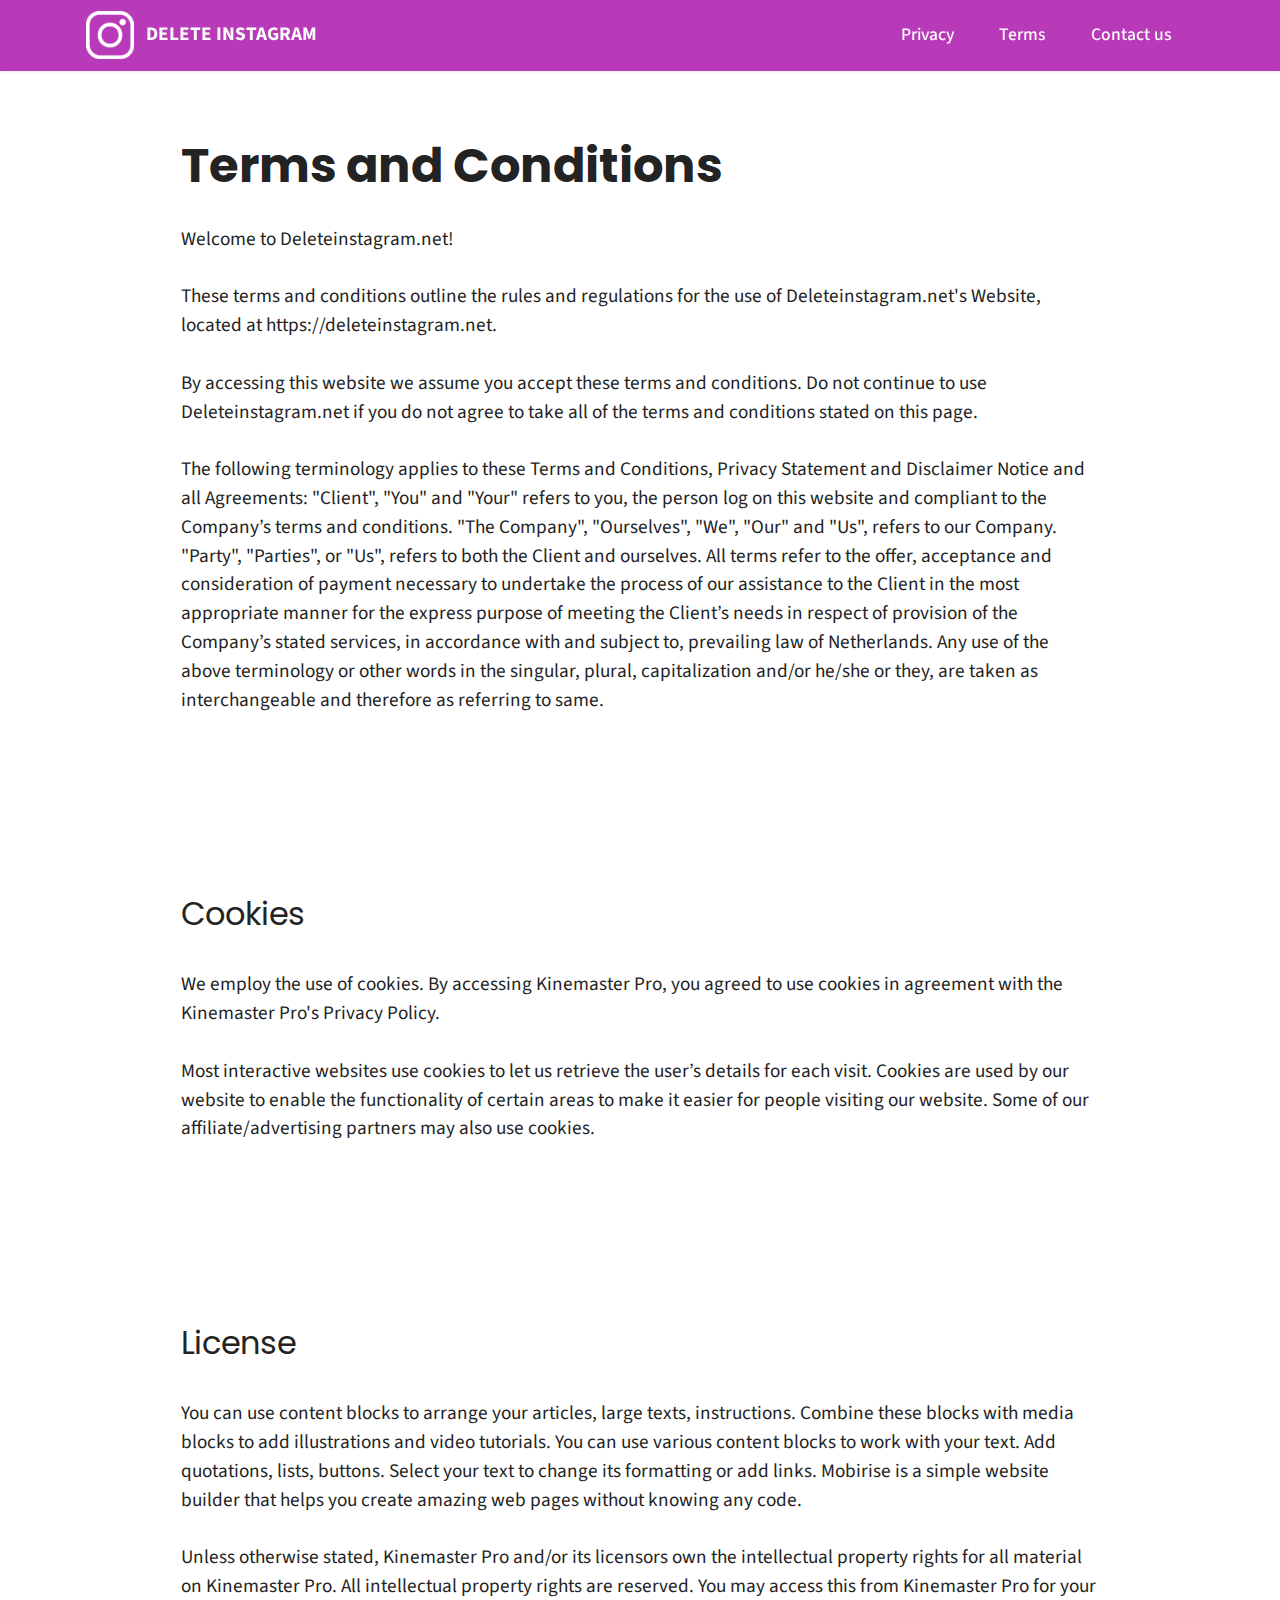
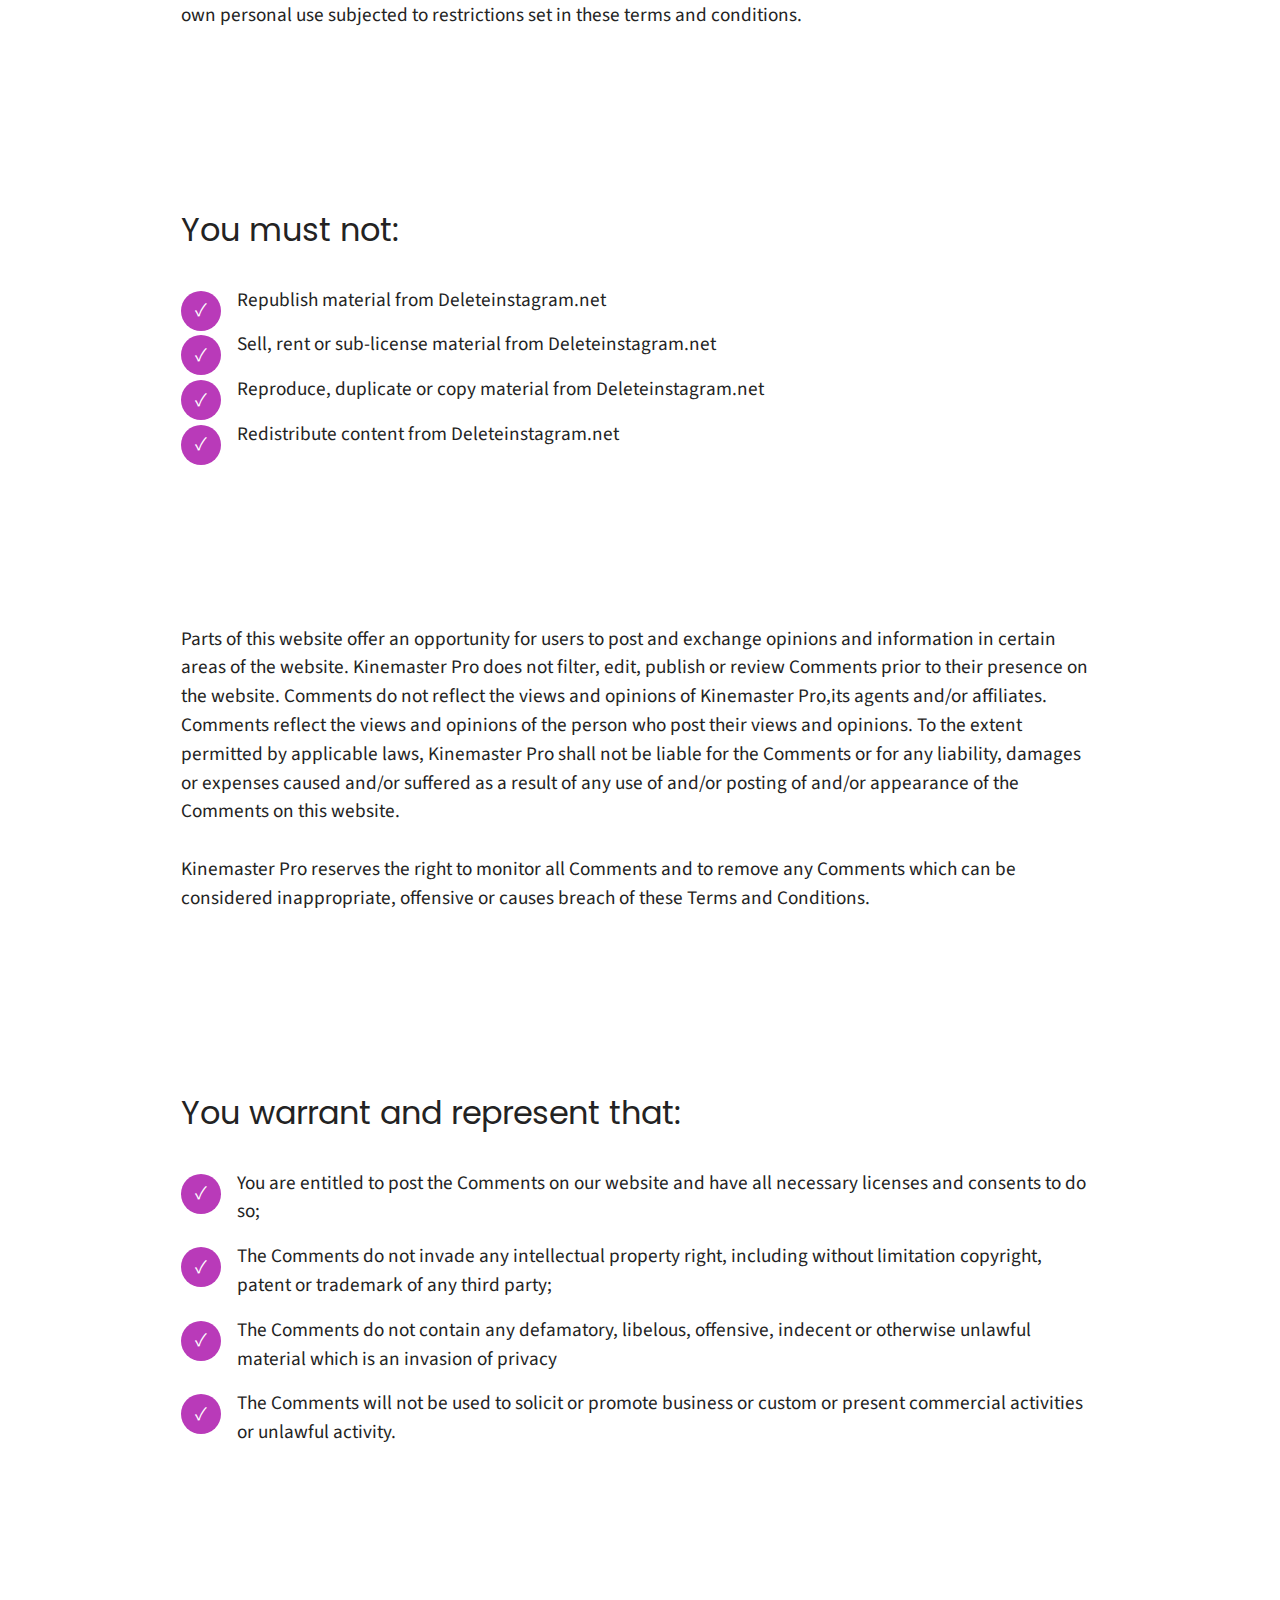
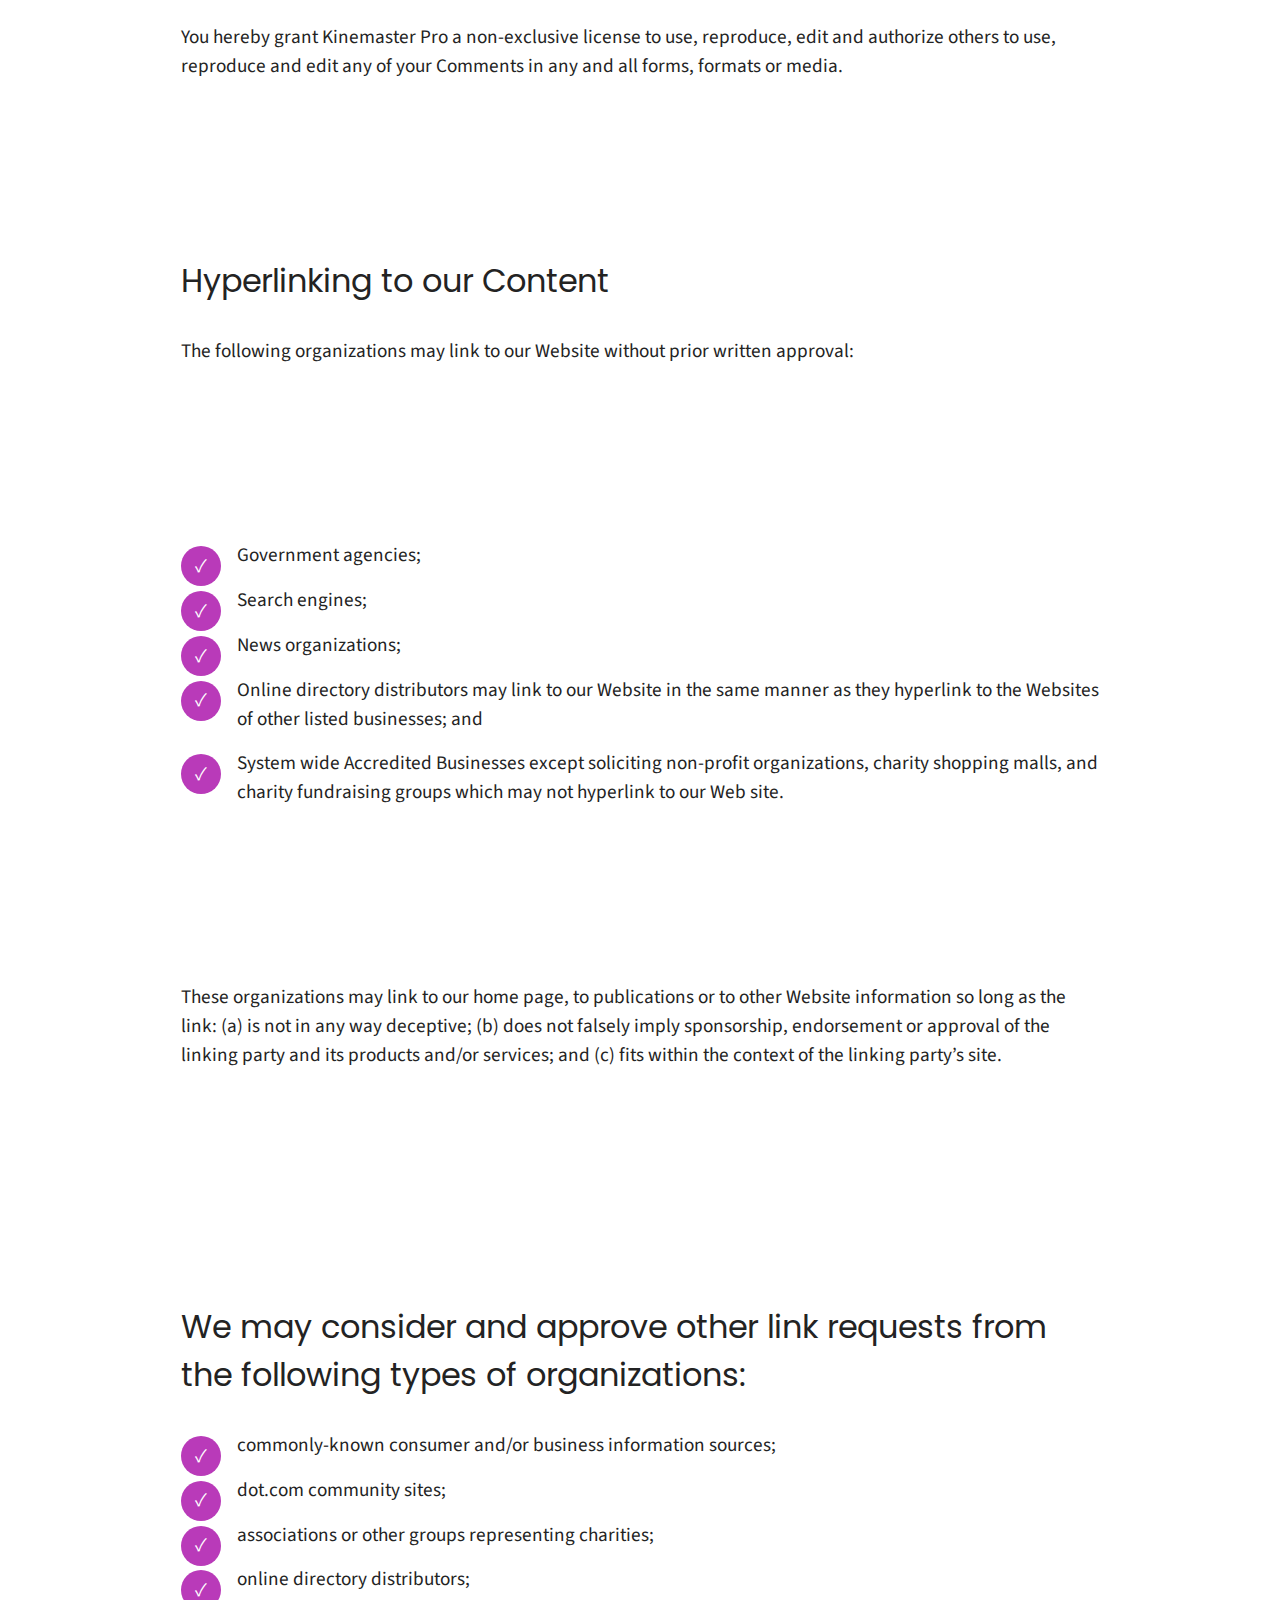
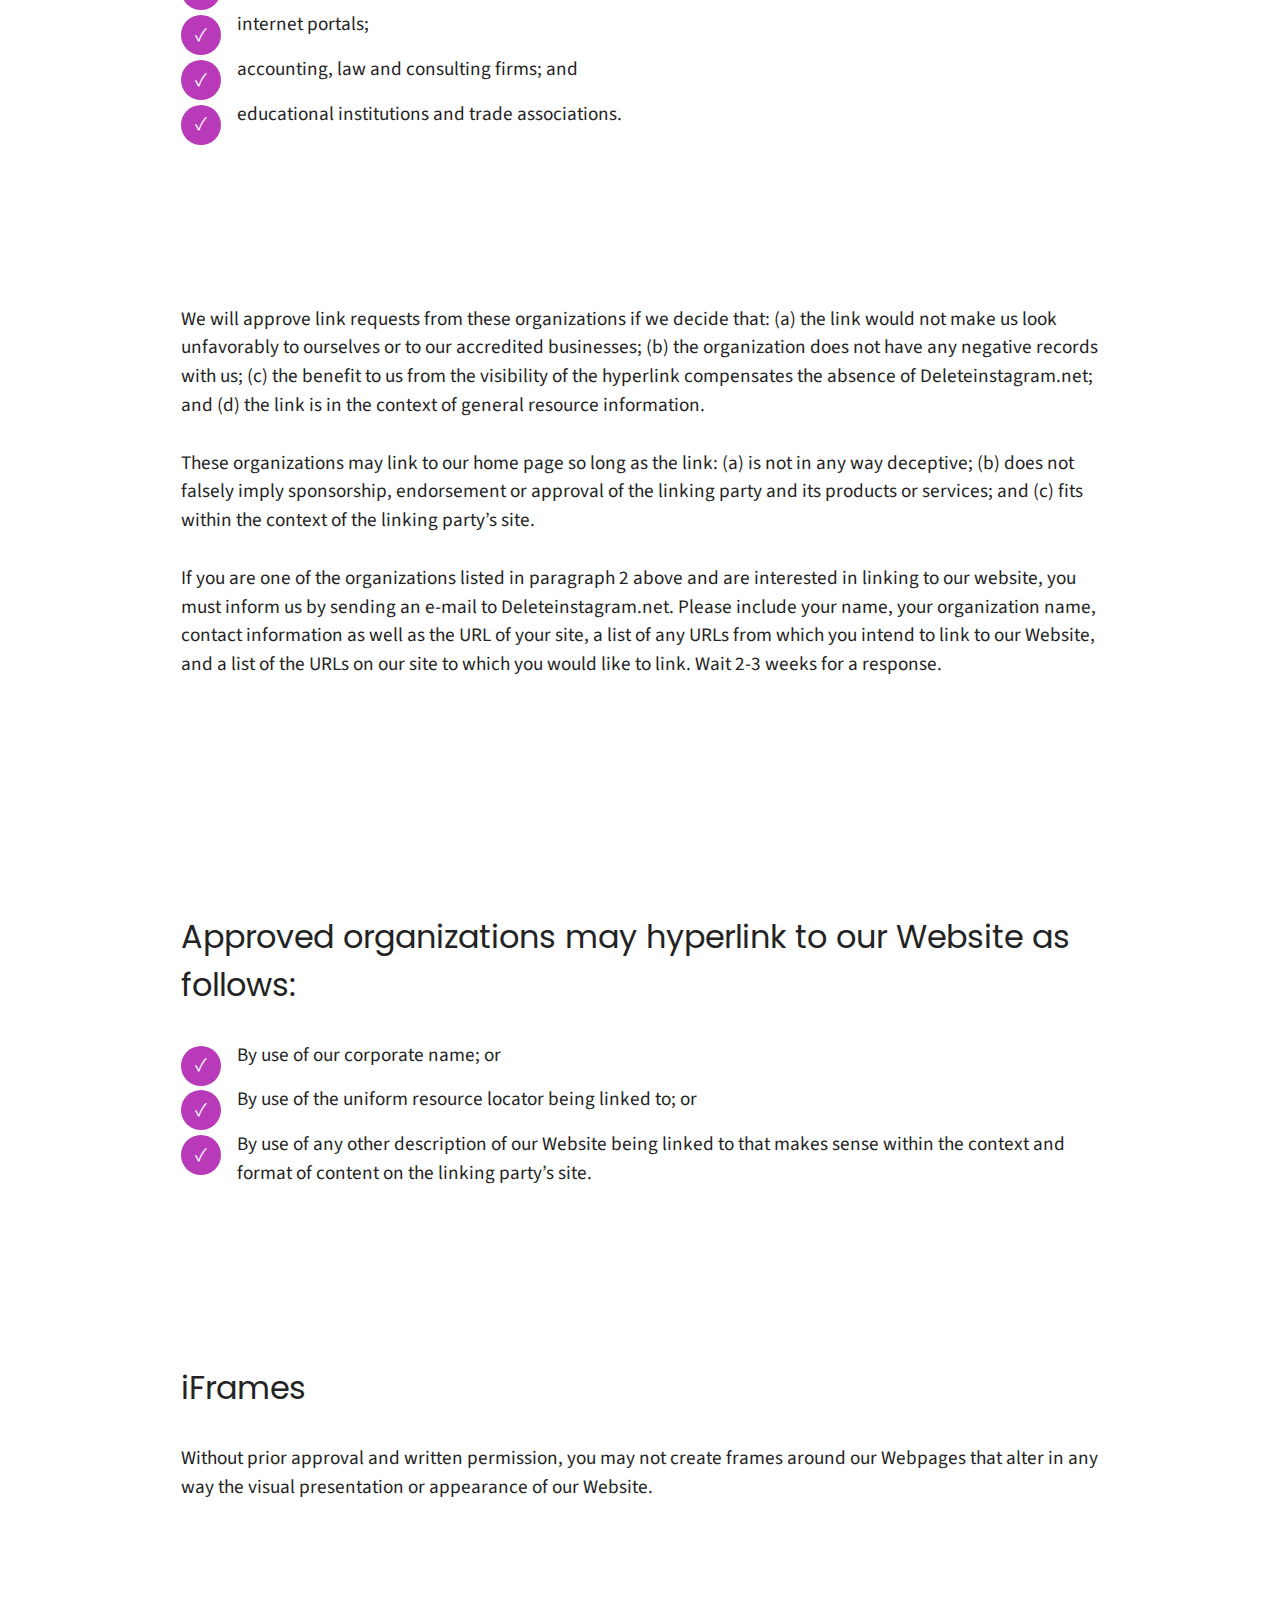
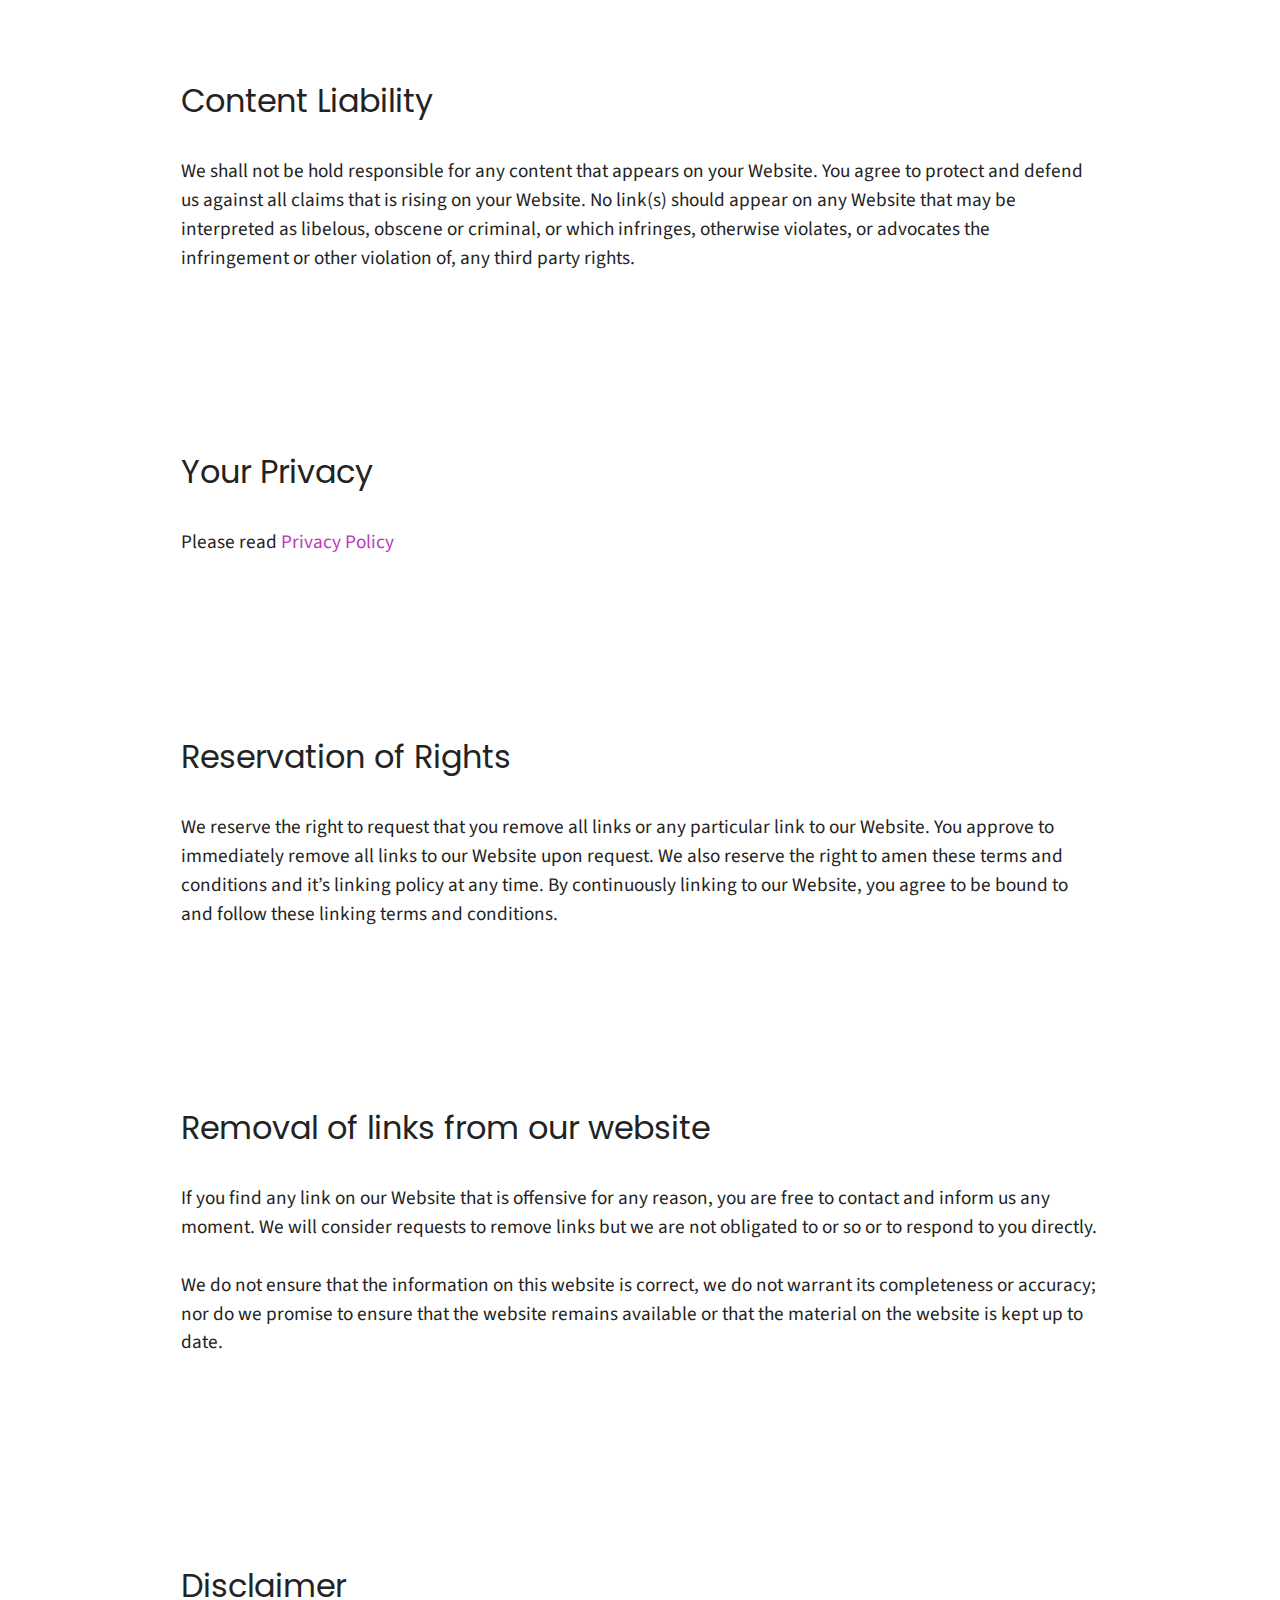
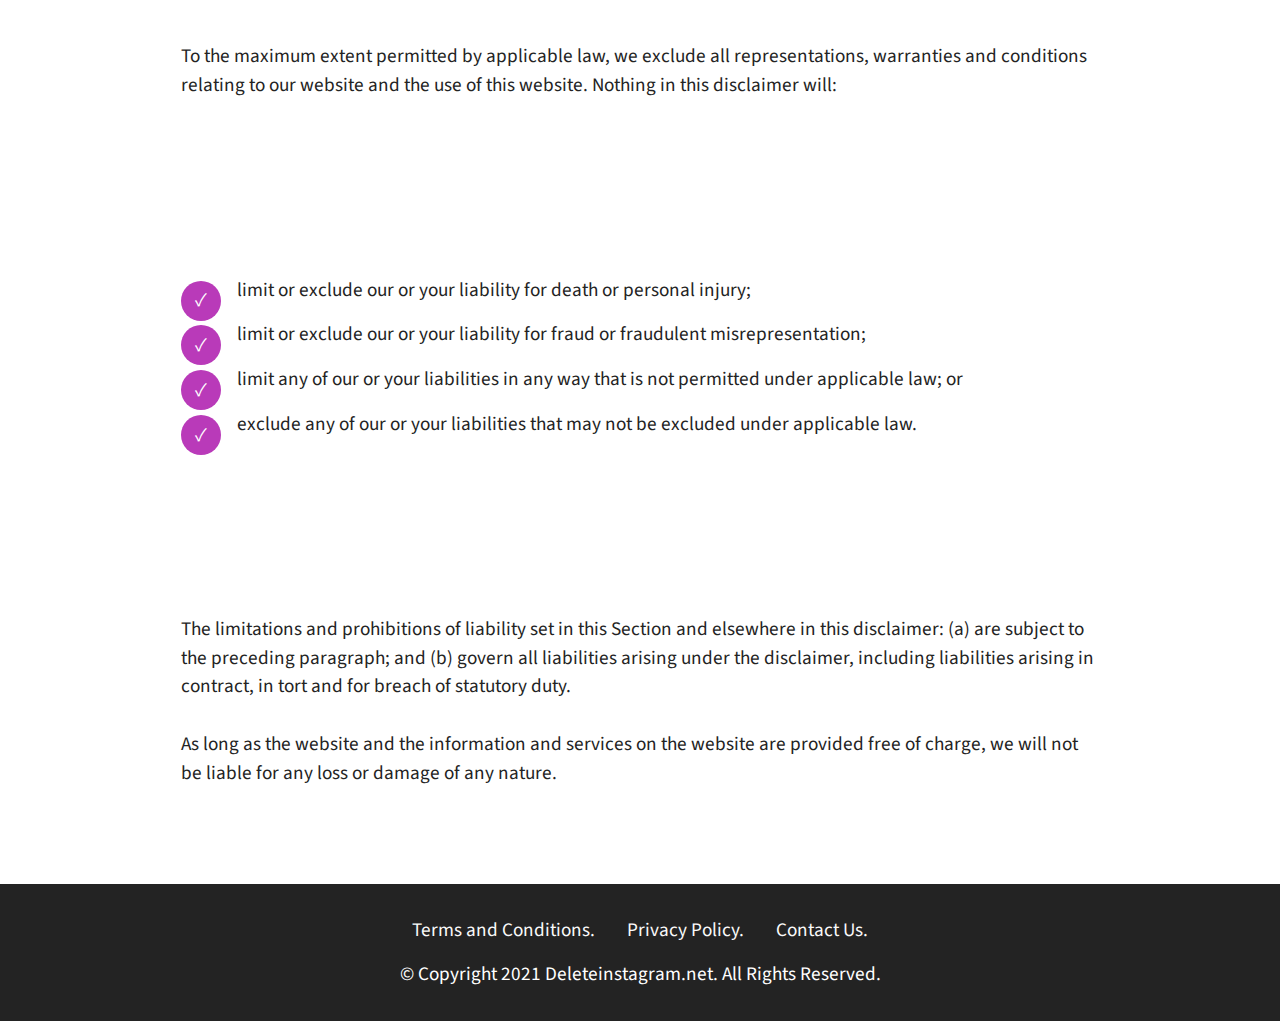
<file: terms.html>
<!DOCTYPE html>
<html  lang="en">
<head>
  <!-- Site made by Bibarud -->
  <meta charset="UTF-8">
  <meta http-equiv="X-UA-Compatible" content="IE=edge">
  <meta name="generator" content="Mobirise v5.2.0, mobirise.com">
  <meta name="viewport" content="width=device-width, initial-scale=1, minimum-scale=1">
  <link rel="shortcut icon" href="assets/images/instagram-1.png" type="image/x-icon">
  <meta name="description" content="Terms and Condition page for Deleteinstagram.net">
  
  
  <title>Terms and conditions</title>
  <link rel="stylesheet" href="assets/tether/tether.min.css">
  <link rel="stylesheet" href="assets/bootstrap/css/bootstrap.min.css">
  <link rel="stylesheet" href="assets/bootstrap/css/bootstrap-grid.min.css">
  <link rel="stylesheet" href="assets/bootstrap/css/bootstrap-reboot.min.css">
  <link rel="stylesheet" href="assets/web/assets/gdpr-plugin/gdpr-styles.css">
  <link rel="stylesheet" href="assets/dropdown/css/style.css">
  <link rel="stylesheet" href="assets/socicon/css/styles.css">
  <link rel="stylesheet" href="assets/theme/css/style.css">
  <link rel="preload" as="style" href="assets/mobirise/css/mbr-additional.css"><link rel="stylesheet" href="assets/mobirise/css/mbr-additional.css" type="text/css">
  
  
  
  
</head>
<body>

<!-- Analytics -->
<!-- Global site tag (gtag.js) - Google Analytics -->
<script async src="https://www.googletagmanager.com/gtag/js?id=UA-181421258-1"></script>
<script>
  window.dataLayer = window.dataLayer || [];
  function gtag(){dataLayer.push(arguments);}
  gtag('js', new Date());

  gtag('config', 'UA-181421258-1');
</script>

<!-- /Analytics -->


  
  <section class="menu menu1 cid-sppB5n8KLf" once="menu" id="menu2-2m">
    

    <nav class="navbar navbar-dropdown navbar-fixed-top navbar-expand-lg">
        <div class="container">
            <div class="navbar-brand">
                <span class="navbar-logo">
                    <a href="index.html">
                        <img src="assets/images/pngfind.com-instagram-png-22629.png" alt="Mobirise" style="height: 3rem;">
                    </a>
                </span>
                <span class="navbar-caption-wrap"><a class="navbar-caption text-white text-primary display-7" href="index.html">DELETE INSTAGRAM</a></span>
            </div>
            <button class="navbar-toggler" type="button" data-toggle="collapse" data-target="#navbarSupportedContent" aria-controls="navbarNavAltMarkup" aria-expanded="false" aria-label="Toggle navigation">
                <div class="hamburger">
                    <span></span>
                    <span></span>
                    <span></span>
                    <span></span>
                </div>
            </button>
            <div class="collapse navbar-collapse" id="navbarSupportedContent">
                <ul class="navbar-nav nav-dropdown nav-right" data-app-modern-menu="true"><li class="nav-item"><a class="nav-link link text-white text-primary display-4" href="privacy.html">Privacy</a></li>
                    <li class="nav-item"><a class="nav-link link text-white text-primary display-4" href="terms.html">
                            Terms</a></li>
                    <li class="nav-item"><a class="nav-link link text-white text-primary display-4" href="contact.html">Contact us</a>
                    </li></ul>
                
                
            </div>
        </div>
    </nav>
</section>

<section class="content5 cid-sppdS72sj8" id="content5-1d">
    
    <div class="container">
        <div class="row justify-content-center">
            <div class="col-md-12 col-lg-10">
                <h3 class="mbr-section-title mbr-fonts-style mb-4 display-2"><strong>Terms and Conditions</strong></h3>
                
                <p class="mbr-text mbr-fonts-style display-7">Welcome to Deleteinstagram.net!
<br><br>These terms and conditions outline the rules and regulations for the use of Deleteinstagram.net's Website, located at https://deleteinstagram.net.
<br><br>By accessing this website we assume you accept these terms and conditions. Do not continue to use Deleteinstagram.net if you do not agree to take all of the terms and conditions stated on this page.
<br>
<br>The following terminology applies to these Terms and Conditions, Privacy Statement and Disclaimer Notice and all Agreements: "Client", "You" and "Your" refers to you, the person log on this website and compliant to the Company’s terms and conditions. "The Company", "Ourselves", "We", "Our" and "Us", refers to our Company. "Party", "Parties", or "Us", refers to both the Client and ourselves. All terms refer to the offer, acceptance and consideration of payment necessary to undertake the process of our assistance to the Client in the most appropriate manner for the express purpose of meeting the Client’s needs in respect of provision of the Company’s stated services, in accordance with and subject to, prevailing law of Netherlands. Any use of the above terminology or other words in the singular, plural, capitalization and/or he/she or they, are taken as interchangeable and therefore as referring to same.</p>
            </div>
        </div>
    </div>
</section>

<section class="content5 cid-sppe4jwOZf" id="content5-1e">
    
    <div class="container">
        <div class="row justify-content-center">
            <div class="col-md-12 col-lg-10">
                
                <h4 class="mbr-section-subtitle mbr-fonts-style mb-4 display-5">
                    Cookies
                </h4>
                <p class="mbr-text mbr-fonts-style display-7">
                    We employ the use of cookies. By accessing Kinemaster Pro, you agreed to use cookies in agreement with the Kinemaster Pro's Privacy Policy.<br><br>Most interactive websites use cookies to let us retrieve the user’s details for each visit. Cookies are used by our website to enable the functionality of certain areas to make it easier for people visiting our website. Some of our affiliate/advertising partners may also use cookies.<br></p>
            </div>
        </div>
    </div>
</section>

<section class="content5 cid-sppepiMjcc" id="content5-1f">
    
    <div class="container">
        <div class="row justify-content-center">
            <div class="col-md-12 col-lg-10">
                
                <h4 class="mbr-section-subtitle mbr-fonts-style mb-4 display-5">
                    License
                </h4>
                <p class="mbr-text mbr-fonts-style display-7">
                    You can use content blocks to arrange your articles, large texts, instructions. Combine these blocks with media blocks to add illustrations and video tutorials. You can use various content blocks to work with your text. Add quotations, lists, buttons. Select your text to change its formatting or add links. Mobirise is a simple website builder that helps you create amazing web pages without knowing any code.<br><br>Unless otherwise stated, Kinemaster Pro and/or its licensors own the intellectual property rights for all material on Kinemaster Pro. All intellectual property rights are reserved. You may access this from Kinemaster Pro for your own personal use subjected to restrictions set in these terms and conditions.<br></p>
            </div>
        </div>
    </div>
</section>

<section class="content8 cid-sppey3dq9Y" id="content8-1g">
    
    <div class="container">
        <div class="row justify-content-center">
            <div class="counter-container col-md-12 col-lg-10">
                <h4 class="mbr-section-title mbr-fonts-style mb-4 display-5">You must not:</h4>
                <div class="mbr-text mbr-fonts-style display-7">
                    <ul>
                        <li>Republish material from Deleteinstagram.net</li><li>
<span style="font-size: 1.2rem;">Sell, rent or sub-license material from Deleteinstagram.net</span></li><li>
<span style="font-size: 1.2rem;">Reproduce, duplicate or copy material from Deleteinstagram.net&nbsp;</span></li><li>
<span style="font-size: 1.2rem;">Redistribute content from Deleteinstagram.net</span></li>
                    </ul>
                </div>
            </div>
        </div>
    </div>
</section>

<section class="content5 cid-sppeYZGOd3" id="content5-1h">
    
    <div class="container">
        <div class="row justify-content-center">
            <div class="col-md-12 col-lg-10">
                
                
                <p class="mbr-text mbr-fonts-style display-7">
                    Parts of this website offer an opportunity for users to post and exchange opinions and information in certain areas of the website. Kinemaster Pro does not filter, edit, publish or review Comments prior to their presence on the website. Comments do not reflect the views and opinions of Kinemaster Pro,its agents and/or affiliates. Comments reflect the views and opinions of the person who post their views and opinions. To the extent permitted by applicable laws, Kinemaster Pro shall not be liable for the Comments or for any liability, damages or expenses caused and/or suffered as a result of any use of and/or posting of and/or appearance of the Comments on this website.<br><br>Kinemaster Pro reserves the right to monitor all Comments and to remove any Comments which can be considered inappropriate, offensive or causes breach of these Terms and Conditions.<br></p>
            </div>
        </div>
    </div>
</section>

<section class="content8 cid-sppfbv2tWi" id="content8-1i">
    
    <div class="container">
        <div class="row justify-content-center">
            <div class="counter-container col-md-12 col-lg-10">
                <h4 class="mbr-section-title mbr-fonts-style mb-4 display-5">You warrant and represent that:</h4>
                <div class="mbr-text mbr-fonts-style display-7">
                    <ul>
                        <li>You are entitled to post the Comments on our website and have all necessary licenses and consents to do so;
</li><li>
<span style="font-size: 1.2rem;">The Comments do not invade any intellectual property right, including without limitation copyright, patent or trademark of any third party;&nbsp;</span></li><li>
<span style="font-size: 1.2rem;">The Comments do not contain any defamatory, libelous, offensive, indecent or otherwise unlawful material which is an invasion of privacy&nbsp;</span></li><li>
<span style="font-size: 1.2rem;">The Comments will not be used to solicit or promote business or custom or present commercial activities or unlawful activity.&nbsp;</span></li>
                    </ul>
                </div>
            </div>
        </div>
    </div>
</section>

<section class="content5 cid-sppfuib8RM" id="content5-1j">
    
    <div class="container">
        <div class="row justify-content-center">
            <div class="col-md-12 col-lg-10">
                
                
                <p class="mbr-text mbr-fonts-style display-7">
                    You hereby grant Kinemaster Pro a non-exclusive license to use, reproduce, edit and authorize others to use, reproduce and edit any of your Comments in any and all forms, formats or media.</p>
            </div>
        </div>
    </div>
</section>

<section class="content5 cid-sppfGhHy1d" id="content5-1l">
    
    <div class="container">
        <div class="row justify-content-center">
            <div class="col-md-12 col-lg-10">
                
                <h4 class="mbr-section-subtitle mbr-fonts-style mb-4 display-5">Hyperlinking to our Content</h4>
                <p class="mbr-text mbr-fonts-style display-7">
                    The following organizations may link to our Website without prior written approval:</p>
            </div>
        </div>
    </div>
</section>

<section class="content8 cid-sppfApTNwa" id="content8-1k">
    
    <div class="container">
        <div class="row justify-content-center">
            <div class="counter-container col-md-12 col-lg-10">
                
                <div class="mbr-text mbr-fonts-style display-7">
                    <ul>
                        <li>Government agencies;
</li><li>
<span style="font-size: 1.2rem;">Search engines;&nbsp;</span></li><li>
<span style="font-size: 1.2rem;">News organizations;&nbsp;</span></li><li>
<span style="font-size: 1.2rem;">Online directory distributors may link to our Website in the same manner as they hyperlink to the Websites of other listed businesses; and&nbsp;</span></li><li>
<span style="font-size: 1.2rem;">System wide Accredited Businesses except soliciting non-profit organizations, charity shopping malls, and charity fundraising groups which may not hyperlink to our Web site.</span></li>
                    </ul>
                </div>
            </div>
        </div>
    </div>
</section>

<section class="content5 cid-sppg7aJJPK" id="content5-1m">
    
    <div class="container">
        <div class="row justify-content-center">
            <div class="col-md-12 col-lg-10">
                
                
                <p class="mbr-text mbr-fonts-style display-7">
                    These organizations may link to our home page, to publications or to other Website information so long as the link: (a) is not in any way deceptive; (b) does not falsely imply sponsorship, endorsement or approval of the linking party and its products and/or services; and (c) fits within the context of the linking party’s site.<br><br><br></p>
            </div>
        </div>
    </div>
</section>

<section class="content8 cid-sppgilsy5I" id="content8-1n">
    
    <div class="container">
        <div class="row justify-content-center">
            <div class="counter-container col-md-12 col-lg-10">
                <h4 class="mbr-section-title mbr-fonts-style mb-4 display-5">We may consider and approve other link requests from the following types of organizations:</h4>
                <div class="mbr-text mbr-fonts-style display-7">
                    <ul>
                        <li>commonly-known consumer and/or business information sources;
</li><li>
<span style="font-size: 1.2rem;">dot.com community sites;&nbsp;</span></li><li>
<span style="font-size: 1.2rem;">associations or other groups representing charities;&nbsp;</span></li><li>
<span style="font-size: 1.2rem;">online directory distributors;&nbsp;</span></li><li>
<span style="font-size: 1.2rem;">internet portals;&nbsp;</span></li><li>
<span style="font-size: 1.2rem;">accounting, law and consulting firms; and&nbsp;</span></li><li>
<span style="font-size: 1.2rem;">educational institutions and trade associations.</span></li>
                    </ul>
                </div>
            </div>
        </div>
    </div>
</section>

<section class="content5 cid-sppgLDin6b" id="content5-1o">
    
    <div class="container">
        <div class="row justify-content-center">
            <div class="col-md-12 col-lg-10">
                
                
                <p class="mbr-text mbr-fonts-style display-7">
                    We will approve link requests from these organizations if we decide that: (a) the link would not make us look unfavorably to ourselves or to our accredited businesses; (b) the organization does not have any negative records with us; (c) the benefit to us from the visibility of the hyperlink compensates the absence of Deleteinstagram.net; and (d) the link is in the context of general resource information.<br><br>These organizations may link to our home page so long as the link: (a) is not in any way deceptive; (b) does not falsely imply sponsorship, endorsement or approval of the linking party and its products or services; and (c) fits within the context of the linking party’s site.<br><br>If you are one of the organizations listed in paragraph 2 above and are interested in linking to our website, you must inform us by sending an e-mail to Deleteinstagram.net. Please include your name, your organization name, contact information as well as the URL of your site, a list of any URLs from which you intend to link to our Website, and a list of the URLs on our site to which you would like to link. Wait 2-3 weeks for a response.<br><br><br></p>
            </div>
        </div>
    </div>
</section>

<section class="content8 cid-spph1dIpYr" id="content8-1p">
    
    <div class="container">
        <div class="row justify-content-center">
            <div class="counter-container col-md-12 col-lg-10">
                <h4 class="mbr-section-title mbr-fonts-style mb-4 display-5">Approved organizations may hyperlink to our Website as follows:</h4>
                <div class="mbr-text mbr-fonts-style display-7">
                    <ul>
                        <li>By use of our corporate name; or
</li><li>
<span style="font-size: 1.2rem;">By use of the uniform resource locator being linked to; or&nbsp;</span></li><li>
<span style="font-size: 1.2rem;">By use of any other description of our Website being linked to that makes sense within the context and format of content on the linking party’s site.</span></li>
                    </ul>
                </div>
            </div>
        </div>
    </div>
</section>

<section class="content5 cid-spphkh9Gkl" id="content5-1q">
    
    <div class="container">
        <div class="row justify-content-center">
            <div class="col-md-12 col-lg-10">
                
                <h4 class="mbr-section-subtitle mbr-fonts-style mb-4 display-5">
                    iFrames
                </h4>
                <p class="mbr-text mbr-fonts-style display-7">
                    Without prior approval and written permission, you may not create frames around our Webpages that alter in any way the visual presentation or appearance of our Website.</p>
            </div>
        </div>
    </div>
</section>

<section class="content5 cid-spphkYe9ux" id="content5-1r">
    
    <div class="container">
        <div class="row justify-content-center">
            <div class="col-md-12 col-lg-10">
                
                <h4 class="mbr-section-subtitle mbr-fonts-style mb-4 display-5">Content Liability</h4>
                <p class="mbr-text mbr-fonts-style display-7">
                    We shall not be hold responsible for any content that appears on your Website. You agree to protect and defend us against all claims that is rising on your Website. No link(s) should appear on any Website that may be interpreted as libelous, obscene or criminal, or which infringes, otherwise violates, or advocates the infringement or other violation of, any third party rights.</p>
            </div>
        </div>
    </div>
</section>

<section class="content5 cid-spphlH2GIQ" id="content5-1s">
    
    <div class="container">
        <div class="row justify-content-center">
            <div class="col-md-12 col-lg-10">
                
                <h4 class="mbr-section-subtitle mbr-fonts-style mb-4 display-5">Your Privacy</h4>
                <p class="mbr-text mbr-fonts-style display-7">
                    Please read <a href="privacy.html" class="text-primary">Privacy Policy</a></p>
            </div>
        </div>
    </div>
</section>

<section class="content5 cid-spphJtiafZ" id="content5-1t">
    
    <div class="container">
        <div class="row justify-content-center">
            <div class="col-md-12 col-lg-10">
                
                <h4 class="mbr-section-subtitle mbr-fonts-style mb-4 display-5">Reservation of Rights</h4>
                <p class="mbr-text mbr-fonts-style display-7">
                    We reserve the right to request that you remove all links or any particular link to our Website. You approve to immediately remove all links to our Website upon request. We also reserve the right to amen these terms and conditions and it’s linking policy at any time. By continuously linking to our Website, you agree to be bound to and follow these linking terms and conditions.</p>
            </div>
        </div>
    </div>
</section>

<section class="content5 cid-spphK5AyKh" id="content5-1u">
    
    <div class="container">
        <div class="row justify-content-center">
            <div class="col-md-12 col-lg-10">
                
                <h4 class="mbr-section-subtitle mbr-fonts-style mb-4 display-5">Removal of links from our website</h4>
                <p class="mbr-text mbr-fonts-style display-7">
                    If you find any link on our Website that is offensive for any reason, you are free to contact and inform us any moment. We will consider requests to remove links but we are not obligated to or so or to respond to you directly.<br><br>We do not ensure that the information on this website is correct, we do not warrant its completeness or accuracy; nor do we promise to ensure that the website remains available or that the material on the website is kept up to date.<br><br></p>
            </div>
        </div>
    </div>
</section>

<section class="content5 cid-spphKH6pYV" id="content5-1v">
    
    <div class="container">
        <div class="row justify-content-center">
            <div class="col-md-12 col-lg-10">
                
                <h4 class="mbr-section-subtitle mbr-fonts-style mb-4 display-5">
                    Disclaimer
                </h4>
                <p class="mbr-text mbr-fonts-style display-7">
                    To the maximum extent permitted by applicable law, we exclude all representations, warranties and conditions relating to our website and the use of this website. Nothing in this disclaimer will:</p>
            </div>
        </div>
    </div>
</section>

<section class="content8 cid-sppibPjEt7" id="content8-1x">
    
    <div class="container">
        <div class="row justify-content-center">
            <div class="counter-container col-md-12 col-lg-10">
                
                <div class="mbr-text mbr-fonts-style display-7">
                    <ul>
                        <li>limit or exclude our or your liability for death or personal injury;
</li><li>
<span style="font-size: 1.2rem;">limit or exclude our or your liability for fraud or fraudulent misrepresentation;&nbsp;</span></li><li>
<span style="font-size: 1.2rem;">limit any of our or your liabilities in any way that is not permitted under applicable law; or&nbsp;</span></li><li>
<span style="font-size: 1.2rem;">exclude any of our or your liabilities that may not be excluded under applicable law.</span></li>
                    </ul>
                </div>
            </div>
        </div>
    </div>
</section>

<section class="content5 cid-spphLltMzX" id="content5-1w">
    
    <div class="container">
        <div class="row justify-content-center">
            <div class="col-md-12 col-lg-10">
                
                
                <p class="mbr-text mbr-fonts-style display-7">
                    The limitations and prohibitions of liability set in this Section and elsewhere in this disclaimer: (a) are subject to the preceding paragraph; and (b) govern all liabilities arising under the disclaimer, including liabilities arising in contract, in tort and for breach of statutory duty.<br><br>As long as the website and the information and services on the website are provided free of charge, we will not be liable for any loss or damage of any nature.<br></p>
            </div>
        </div>
    </div>
</section>

<section class="footer3 cid-spu3QUnwMD" once="footers" id="footer3-2n">

    

    

    <div class="container">
        <div class="media-container-row align-center mbr-white">
            <div class="row row-links">
                <ul class="foot-menu">
                    
                    
                    
                    
                    
                <li class="foot-menu-item mbr-fonts-style display-7">
                        <a class="text-white text-primary" href="terms-and-conditions.html">Terms and Conditions</a>.
                    </li><li class="foot-menu-item mbr-fonts-style display-7"><a href="privacy.html" class="text-white">Privacy Policy</a>.</li><li class="foot-menu-item mbr-fonts-style display-7">
                        <a class="text-white text-primary" href="contact.html">Contact Us</a>.
                    </li></ul>
            </div>
            
            <div class="row row-copirayt">
                <p class="mbr-text mb-0 mbr-fonts-style mbr-white align-center display-7">
                    © Copyright 2021 Deleteinstagram.net. All Rights Reserved.
                </p>
            </div>
        </div>
    </div>
</section><section style="background-color: #fff; font-family: -apple-system, BlinkMacSystemFont, 'Segoe UI', 'Roboto', 'Helvetica Neue', Arial, sans-serif; color:#aaa; font-size:12px; padding: 0; align-items: center; display: flex;"></section><script src="assets/web/assets/jquery/jquery.min.js"></script>  <script src="assets/popper/popper.min.js"></script>  <script src="assets/tether/tether.min.js"></script>  <script src="assets/bootstrap/js/bootstrap.min.js"></script>  <script src="assets/web/assets/cookies-alert-plugin/cookies-alert-core.js"></script>  <script src="assets/web/assets/cookies-alert-plugin/cookies-alert-script.js"></script>  <script src="assets/smoothscroll/smooth-scroll.js"></script>  <script src="assets/dropdown/js/nav-dropdown.js"></script>  <script src="assets/dropdown/js/navbar-dropdown.js"></script>  <script src="assets/touchswipe/jquery.touch-swipe.min.js"></script>  <script src="assets/theme/js/script.js"></script>  
  
  
<input name="cookieData" type="hidden" data-cookie-customDialogSelector='null' data-cookie-colorText='#424a4d' data-cookie-colorBg='rgba(234, 239, 241, 0.99)' data-cookie-textButton='Agree' data-cookie-colorButton='' data-cookie-colorLink='#424a4d' data-cookie-underlineLink='true' data-cookie-text="We use cookies to give you the best experience. Read our <a href='privacy.html'>cookie policy</a>.">
  </body>
</html>
</file>
<file: assets/web/assets/mobirise-icons2/mobirise2.css>
@font-face {
  font-family: 'Moririse2';
  font-display: swap;
  src:  url('mobirise2.eot?f2bix4');
  src:  url('mobirise2.eot?f2bix4#iefix') format('embedded-opentype'),
    url('mobirise2.ttf?f2bix4') format('truetype'),
    url('mobirise2.woff?f2bix4') format('woff'),
    url('mobirise2.svg?f2bix4#mobirise2') format('svg');
  font-weight: normal;
  font-style: normal;
}

[class^="mobi-"], [class*=" mobi-"] {
  /* use !important to prevent issues with browser extensions that change fonts */
  font-family: 'Moririse2' !important;
  speak: none;
  font-style: normal;
  font-weight: normal;
  font-variant: normal;
  text-transform: none;
  line-height: 1;

  /* Better Font Rendering =========== */
  -webkit-font-smoothing: antialiased;
  -moz-osx-font-smoothing: grayscale;
}

.mobi-mbri-add-submenu:before {
  content: "\e900";
}
.mobi-mbri-alert:before {
  content: "\e901";
}
.mobi-mbri-align-center:before {
  content: "\e902";
}
.mobi-mbri-align-justify:before {
  content: "\e903";
}
.mobi-mbri-align-left:before {
  content: "\e904";
}
.mobi-mbri-align-right:before {
  content: "\e905";
}
.mobi-mbri-android:before {
  content: "\e906";
}
.mobi-mbri-apple:before {
  content: "\e907";
}
.mobi-mbri-arrow-down:before {
  content: "\e908";
}
.mobi-mbri-arrow-next:before {
  content: "\e909";
}
.mobi-mbri-arrow-prev:before {
  content: "\e90a";
}
.mobi-mbri-arrow-up:before {
  content: "\e90b";
}
.mobi-mbri-bold:before {
  content: "\e90c";
}
.mobi-mbri-bookmark:before {
  content: "\e90d";
}
.mobi-mbri-bootstrap:before {
  content: "\e90e";
}
.mobi-mbri-briefcase:before {
  content: "\e90f";
}
.mobi-mbri-browse:before {
  content: "\e910";
}
.mobi-mbri-bulleted-list:before {
  content: "\e911";
}
.mobi-mbri-calendar:before {
  content: "\e912";
}
.mobi-mbri-camera:before {
  content: "\e913";
}
.mobi-mbri-cart-add:before {
  content: "\e914";
}
.mobi-mbri-cart-full:before {
  content: "\e915";
}
.mobi-mbri-cash:before {
  content: "\e916";
}
.mobi-mbri-change-style:before {
  content: "\e917";
}
.mobi-mbri-chat:before {
  content: "\e918";
}
.mobi-mbri-clock:before {
  content: "\e919";
}
.mobi-mbri-close:before {
  content: "\e91a";
}
.mobi-mbri-cloud:before {
  content: "\e91b";
}
.mobi-mbri-code:before {
  content: "\e91c";
}
.mobi-mbri-contact-form:before {
  content: "\e91d";
}
.mobi-mbri-credit-card:before {
  content: "\e91e";
}
.mobi-mbri-cursor-click:before {
  content: "\e91f";
}
.mobi-mbri-cust-feedback:before {
  content: "\e920";
}
.mobi-mbri-database:before {
  content: "\e921";
}
.mobi-mbri-delivery:before {
  content: "\e922";
}
.mobi-mbri-desktop:before {
  content: "\e923";
}
.mobi-mbri-devices:before {
  content: "\e924";
}
.mobi-mbri-down:before {
  content: "\e925";
}
.mobi-mbri-download-2:before {
  content: "\e926";
}
.mobi-mbri-download:before {
  content: "\e927";
}
.mobi-mbri-drag-n-drop-2:before {
  content: "\e928";
}
.mobi-mbri-drag-n-drop:before {
  content: "\e929";
}
.mobi-mbri-edit-2:before {
  content: "\e92a";
}
.mobi-mbri-edit:before {
  content: "\e92b";
}
.mobi-mbri-error:before {
  content: "\e92c";
}
.mobi-mbri-extension:before {
  content: "\e92d";
}
.mobi-mbri-features:before {
  content: "\e92e";
}
.mobi-mbri-file:before {
  content: "\e92f";
}
.mobi-mbri-flag:before {
  content: "\e930";
}
.mobi-mbri-folder:before {
  content: "\e931";
}
.mobi-mbri-gift:before {
  content: "\e932";
}
.mobi-mbri-github:before {
  content: "\e933";
}
.mobi-mbri-globe-2:before {
  content: "\e934";
}
.mobi-mbri-globe:before {
  content: "\e935";
}
.mobi-mbri-growing-chart:before {
  content: "\e936";
}
.mobi-mbri-hearth:before {
  content: "\e937";
}
.mobi-mbri-help:before {
  content: "\e938";
}
.mobi-mbri-home:before {
  content: "\e939";
}
.mobi-mbri-hot-cup:before {
  content: "\e93a";
}
.mobi-mbri-idea:before {
  content: "\e93b";
}
.mobi-mbri-image-gallery:before {
  content: "\e93c";
}
.mobi-mbri-image-slider:before {
  content: "\e93d";
}
.mobi-mbri-info:before {
  content: "\e93e";
}
.mobi-mbri-italic:before {
  content: "\e93f";
}
.mobi-mbri-key:before {
  content: "\e940";
}
.mobi-mbri-laptop:before {
  content: "\e941";
}
.mobi-mbri-layers:before {
  content: "\e942";
}
.mobi-mbri-left-right:before {
  content: "\e943";
}
.mobi-mbri-left:before {
  content: "\e944";
}
.mobi-mbri-letter:before {
  content: "\e945";
}
.mobi-mbri-like:before {
  content: "\e946";
}
.mobi-mbri-link:before {
  content: "\e947";
}
.mobi-mbri-lock:before {
  content: "\e948";
}
.mobi-mbri-login:before {
  content: "\e949";
}
.mobi-mbri-logout:before {
  content: "\e94a";
}
.mobi-mbri-magic-stick:before {
  content: "\e94b";
}
.mobi-mbri-map-pin:before {
  content: "\e94c";
}
.mobi-mbri-menu:before {
  content: "\e94d";
}
.mobi-mbri-mobile-2:before {
  content: "\e94e";
}
.mobi-mbri-mobile-horizontal:before {
  content: "\e94f";
}
.mobi-mbri-mobile:before {
  content: "\e950";
}
.mobi-mbri-mobirise:before {
  content: "\e951";
}
.mobi-mbri-more-horizontal:before {
  content: "\e952";
}
.mobi-mbri-more-vertical:before {
  content: "\e953";
}
.mobi-mbri-music:before {
  content: "\e954";
}
.mobi-mbri-new-file:before {
  content: "\e955";
}
.mobi-mbri-numbered-list:before {
  content: "\e956";
}
.mobi-mbri-opened-folder:before {
  content: "\e957";
}
.mobi-mbri-pages:before {
  content: "\e958";
}
.mobi-mbri-paper-plane:before {
  content: "\e959";
}
.mobi-mbri-paperclip:before {
  content: "\e95a";
}
.mobi-mbri-phone:before {
  content: "\e95b";
}
.mobi-mbri-photo:before {
  content: "\e95c";
}
.mobi-mbri-photos:before {
  content: "\e95d";
}
.mobi-mbri-pin:before {
  content: "\e95e";
}
.mobi-mbri-play:before {
  content: "\e95f";
}
.mobi-mbri-plus:before {
  content: "\e960";
}
.mobi-mbri-preview:before {
  content: "\e961";
}
.mobi-mbri-print:before {
  content: "\e962";
}
.mobi-mbri-protect:before {
  content: "\e963";
}
.mobi-mbri-question:before {
  content: "\e964";
}
.mobi-mbri-quote-left:before {
  content: "\e965";
}
.mobi-mbri-quote-right:before {
  content: "\e966";
}
.mobi-mbri-redo:before {
  content: "\e967";
}
.mobi-mbri-refresh:before {
  content: "\e968";
}
.mobi-mbri-responsive-2:before {
  content: "\e969";
}
.mobi-mbri-responsive:before {
  content: "\e96a";
}
.mobi-mbri-right:before {
  content: "\e96b";
}
.mobi-mbri-rocket:before {
  content: "\e96c";
}
.mobi-mbri-sad-face:before {
  content: "\e96d";
}
.mobi-mbri-sale:before {
  content: "\e96e";
}
.mobi-mbri-save:before {
  content: "\e96f";
}
.mobi-mbri-search:before {
  content: "\e970";
}
.mobi-mbri-setting-2:before {
  content: "\e971";
}
.mobi-mbri-setting-3:before {
  content: "\e972";
}
.mobi-mbri-setting:before {
  content: "\e973";
}
.mobi-mbri-share:before {
  content: "\e974";
}
.mobi-mbri-shopping-bag:before {
  content: "\e975";
}
.mobi-mbri-shopping-basket:before {
  content: "\e976";
}
.mobi-mbri-shopping-cart:before {
  content: "\e977";
}
.mobi-mbri-sites:before {
  content: "\e978";
}
.mobi-mbri-smile-face:before {
  content: "\e979";
}
.mobi-mbri-speed:before {
  content: "\e97a";
}
.mobi-mbri-star:before {
  content: "\e97b";
}
.mobi-mbri-success:before {
  content: "\e97c";
}
.mobi-mbri-sun:before {
  content: "\e97d";
}
.mobi-mbri-sun2:before {
  content: "\e97e";
}
.mobi-mbri-tablet-vertical:before {
  content: "\e97f";
}
.mobi-mbri-tablet:before {
  content: "\e980";
}
.mobi-mbri-target:before {
  content: "\e981";
}
.mobi-mbri-timer:before {
  content: "\e982";
}
.mobi-mbri-to-ftp:before {
  content: "\e983";
}
.mobi-mbri-to-local-drive:before {
  content: "\e984";
}
.mobi-mbri-touch-swipe:before {
  content: "\e985";
}
.mobi-mbri-touch:before {
  content: "\e986";
}
.mobi-mbri-trash:before {
  content: "\e987";
}
.mobi-mbri-underline:before {
  content: "\e988";
}
.mobi-mbri-undo:before {
  content: "\e989";
}
.mobi-mbri-unlink:before {
  content: "\e98a";
}
.mobi-mbri-unlock:before {
  content: "\e98b";
}
.mobi-mbri-up-down:before {
  content: "\e98c";
}
.mobi-mbri-up:before {
  content: "\e98d";
}
.mobi-mbri-update:before {
  content: "\e98e";
}
.mobi-mbri-upload-2:before {
  content: "\e98f";
}
.mobi-mbri-upload:before {
  content: "\e990";
}
.mobi-mbri-user-2:before {
  content: "\e991";
}
.mobi-mbri-user:before {
  content: "\e992";
}
.mobi-mbri-users:before {
  content: "\e993";
}
.mobi-mbri-video-play:before {
  content: "\e994";
}
.mobi-mbri-video:before {
  content: "\e995";
}
.mobi-mbri-watch:before {
  content: "\e996";
}
.mobi-mbri-website-theme-2:before {
  content: "\e997";
}
.mobi-mbri-website-theme:before {
  content: "\e998";
}
.mobi-mbri-wifi:before {
  content: "\e999";
}
.mobi-mbri-windows:before {
  content: "\e99a";
}
.mobi-mbri-zoom-in:before {
  content: "\e99b";
}
.mobi-mbri-zoom-out:before {
  content: "\e99c";
}
</file>
<file: assets/web/assets/mobirise-icons/mobirise-icons.css>
@font-face {
  font-family: 'MobiriseIcons';
  src:  url('mobirise-icons.eot?spat4u');
  src:  url('mobirise-icons.eot?spat4u#iefix') format('embedded-opentype'),
    url('mobirise-icons.ttf?spat4u') format('truetype'),
    url('mobirise-icons.woff?spat4u') format('woff'),
    url('mobirise-icons.svg?spat4u#MobiriseIcons') format('svg');
  font-weight: normal;
  font-style: normal;
  font-display: swap;
}

[class^="mbri-"], [class*=" mbri-"] {
  /* use !important to prevent issues with browser extensions that change fonts */
  font-family: MobiriseIcons !important;
  speak: none;
  font-style: normal;
  font-weight: normal;
  font-variant: normal;
  text-transform: none;
  line-height: 1;

  /* Better Font Rendering =========== */
  -webkit-font-smoothing: antialiased;
  -moz-osx-font-smoothing: grayscale;
}

.mbri-add-submenu:before {
  content: "\e900";
}
.mbri-alert:before {
  content: "\e901";
}
.mbri-align-center:before {
  content: "\e902";
}
.mbri-align-justify:before {
  content: "\e903";
}
.mbri-align-left:before {
  content: "\e904";
}
.mbri-align-right:before {
  content: "\e905";
}
.mbri-android:before {
  content: "\e906";
}
.mbri-apple:before {
  content: "\e907";
}
.mbri-arrow-down:before {
  content: "\e908";
}
.mbri-arrow-next:before {
  content: "\e909";
}
.mbri-arrow-prev:before {
  content: "\e90a";
}
.mbri-arrow-up:before {
  content: "\e90b";
}
.mbri-bold:before {
  content: "\e90c";
}
.mbri-bookmark:before {
  content: "\e90d";
}
.mbri-bootstrap:before {
  content: "\e90e";
}
.mbri-briefcase:before {
  content: "\e90f";
}
.mbri-browse:before {
  content: "\e910";
}
.mbri-bulleted-list:before {
  content: "\e911";
}
.mbri-calendar:before {
  content: "\e912";
}
.mbri-camera:before {
  content: "\e913";
}
.mbri-cart-add:before {
  content: "\e914";
}
.mbri-cart-full:before {
  content: "\e915";
}
.mbri-cash:before {
  content: "\e916";
}
.mbri-change-style:before {
  content: "\e917";
}
.mbri-chat:before {
  content: "\e918";
}
.mbri-clock:before {
  content: "\e919";
}
.mbri-close:before {
  content: "\e91a";
}
.mbri-cloud:before {
  content: "\e91b";
}
.mbri-code:before {
  content: "\e91c";
}
.mbri-contact-form:before {
  content: "\e91d";
}
.mbri-credit-card:before {
  content: "\e91e";
}
.mbri-cursor-click:before {
  content: "\e91f";
}
.mbri-cust-feedback:before {
  content: "\e920";
}
.mbri-database:before {
  content: "\e921";
}
.mbri-delivery:before {
  content: "\e922";
}
.mbri-desktop:before {
  content: "\e923";
}
.mbri-devices:before {
  content: "\e924";
}
.mbri-down:before {
  content: "\e925";
}
.mbri-download:before {
  content: "\e989";
}
.mbri-drag-n-drop:before {
  content: "\e927";
}
.mbri-drag-n-drop2:before {
  content: "\e928";
}
.mbri-edit:before {
  content: "\e929";
}
.mbri-edit2:before {
  content: "\e92a";
}
.mbri-error:before {
  content: "\e92b";
}
.mbri-extension:before {
  content: "\e92c";
}
.mbri-features:before {
  content: "\e92d";
}
.mbri-file:before {
  content: "\e92e";
}
.mbri-flag:before {
  content: "\e92f";
}
.mbri-folder:before {
  content: "\e930";
}
.mbri-gift:before {
  content: "\e931";
}
.mbri-github:before {
  content: "\e932";
}
.mbri-globe:before {
  content: "\e933";
}
.mbri-globe-2:before {
  content: "\e934";
}
.mbri-growing-chart:before {
  content: "\e935";
}
.mbri-hearth:before {
  content: "\e936";
}
.mbri-help:before {
  content: "\e937";
}
.mbri-home:before {
  content: "\e938";
}
.mbri-hot-cup:before {
  content: "\e939";
}
.mbri-idea:before {
  content: "\e93a";
}
.mbri-image-gallery:before {
  content: "\e93b";
}
.mbri-image-slider:before {
  content: "\e93c";
}
.mbri-info:before {
  content: "\e93d";
}
.mbri-italic:before {
  content: "\e93e";
}
.mbri-key:before {
  content: "\e93f";
}
.mbri-laptop:before {
  content: "\e940";
}
.mbri-layers:before {
  content: "\e941";
}
.mbri-left-right:before {
  content: "\e942";
}
.mbri-left:before {
  content: "\e943";
}
.mbri-letter:before {
  content: "\e944";
}
.mbri-like:before {
  content: "\e945";
}
.mbri-link:before {
  content: "\e946";
}
.mbri-lock:before {
  content: "\e947";
}
.mbri-login:before {
  content: "\e948";
}
.mbri-logout:before {
  content: "\e949";
}
.mbri-magic-stick:before {
  content: "\e94a";
}
.mbri-map-pin:before {
  content: "\e94b";
}
.mbri-menu:before {
  content: "\e94c";
}
.mbri-mobile:before {
  content: "\e94d";
}
.mbri-mobile2:before {
  content: "\e94e";
}
.mbri-mobirise:before {
  content: "\e94f";
}
.mbri-more-horizontal:before {
  content: "\e950";
}
.mbri-more-vertical:before {
  content: "\e951";
}
.mbri-music:before {
  content: "\e952";
}
.mbri-new-file:before {
  content: "\e953";
}
.mbri-numbered-list:before {
  content: "\e954";
}
.mbri-opened-folder:before {
  content: "\e955";
}
.mbri-pages:before {
  content: "\e956";
}
.mbri-paper-plane:before {
  content: "\e957";
}
.mbri-paperclip:before {
  content: "\e958";
}
.mbri-photo:before {
  content: "\e959";
}
.mbri-photos:before {
  content: "\e95a";
}
.mbri-pin:before {
  content: "\e95b";
}
.mbri-play:before {
  content: "\e95c";
}
.mbri-plus:before {
  content: "\e95d";
}
.mbri-preview:before {
  content: "\e95e";
}
.mbri-print:before {
  content: "\e95f";
}
.mbri-protect:before {
  content: "\e960";
}
.mbri-question:before {
  content: "\e961";
}
.mbri-quote-left:before {
  content: "\e962";
}
.mbri-quote-right:before {
  content: "\e963";
}
.mbri-refresh:before {
  content: "\e964";
}
.mbri-responsive:before {
  content: "\e965";
}
.mbri-right:before {
  content: "\e966";
}
.mbri-rocket:before {
  content: "\e967";
}
.mbri-sad-face:before {
  content: "\e968";
}
.mbri-sale:before {
  content: "\e969";
}
.mbri-save:before {
  content: "\e96a";
}
.mbri-search:before {
  content: "\e96b";
}
.mbri-setting:before {
  content: "\e96c";
}
.mbri-setting2:before {
  content: "\e96d";
}
.mbri-setting3:before {
  content: "\e96e";
}
.mbri-share:before {
  content: "\e96f";
}
.mbri-shopping-bag:before {
  content: "\e970";
}
.mbri-shopping-basket:before {
  content: "\e971";
}
.mbri-shopping-cart:before {
  content: "\e972";
}
.mbri-sites:before {
  content: "\e973";
}
.mbri-smile-face:before {
  content: "\e974";
}
.mbri-speed:before {
  content: "\e975";
}
.mbri-star:before {
  content: "\e976";
}
.mbri-success:before {
  content: "\e977";
}
.mbri-sun:before {
  content: "\e978";
}
.mbri-sun2:before {
  content: "\e979";
}
.mbri-tablet:before {
  content: "\e97a";
}
.mbri-tablet-vertical:before {
  content: "\e97b";
}
.mbri-target:before {
  content: "\e97c";
}
.mbri-timer:before {
  content: "\e97d";
}
.mbri-to-ftp:before {
  content: "\e97e";
}
.mbri-to-local-drive:before {
  content: "\e97f";
}
.mbri-touch-swipe:before {
  content: "\e980";
}
.mbri-touch:before {
  content: "\e981";
}
.mbri-trash:before {
  content: "\e982";
}
.mbri-underline:before {
  content: "\e983";
}
.mbri-unlink:before {
  content: "\e984";
}
.mbri-unlock:before {
  content: "\e985";
}
.mbri-up-down:before {
  content: "\e986";
}
.mbri-up:before {
  content: "\e987";
}
.mbri-update:before {
  content: "\e988";
}
.mbri-upload:before {
 content: "\e926"; 
}
.mbri-user:before {
  content: "\e98a";
}
.mbri-user2:before {
  content: "\e98b";
}
.mbri-users:before {
  content: "\e98c";
}
.mbri-video:before {
  content: "\e98d";
}
.mbri-video-play:before {
  content: "\e98e";
}
.mbri-watch:before {
  content: "\e98f";
}
.mbri-website-theme:before {
  content: "\e990";
}
.mbri-wifi:before {
  content: "\e991";
}
.mbri-windows:before {
  content: "\e992";
}
.mbri-zoom-out:before {
  content: "\e993";
}
.mbri-redo:before {
  content: "\e994";
}
.mbri-undo:before {
  content: "\e995";
}
</file>
<file: assets/web/assets/gdpr-plugin/gdpr-styles.css>
.gdpr-block {
    padding: 10px;
    font-size: 14px;
    display: block;
    width: 100%;
    text-align: center;
}
.gdpr-block.covert {
	display: none;
}
.textGDPR {
    position: relative;
}
.gdpr-block label span.textGDPR input[name='gdpr']{
    width: 15px;
    height: 15px;
    margin: 0;
    position: absolute;
    top: 3px;
    left: -20px;
}
.gdpr-block label {
    color: #a7a7a7;
    vertical-align: middle;
    user-select: none;
    margin-bottom: 0;
}
</file>
<file: assets/dropdown/css/style.css>
.navbar-dropdown {
  left: 0;
  padding: 0;
  position: absolute;
  right: 0;
  top: 0;
  transition: all 0.45s ease;
  z-index: 1030;
  background: #282828; }
  .navbar-dropdown .navbar-logo {
    margin-right: 0.8rem;
    transition: margin 0.3s ease-in-out;
    vertical-align: middle; }
    .navbar-dropdown .navbar-logo img {
      height: 3.125rem;
      transition: all 0.3s ease-in-out; }
    .navbar-dropdown .navbar-logo.mbr-iconfont {
      font-size: 3.125rem;
      line-height: 3.125rem; }
  .navbar-dropdown .navbar-caption {
    font-weight: 700;
    white-space: normal;
    vertical-align: -4px;
    line-height: 3.125rem !important; }
    .navbar-dropdown .navbar-caption, .navbar-dropdown .navbar-caption:hover {
      color: inherit;
      text-decoration: none; }
  .navbar-dropdown .mbr-iconfont + .navbar-caption {
    vertical-align: -1px; }
  .navbar-dropdown.navbar-fixed-top {
    position: fixed; }
  .navbar-dropdown .navbar-brand span {
    vertical-align: -4px; }
  .navbar-dropdown.bg-color.transparent {
    background: none; }
  .navbar-dropdown.navbar-short .navbar-brand {
    padding: 0.625rem 0; }
    .navbar-dropdown.navbar-short .navbar-brand span {
      vertical-align: -1px; }
  .navbar-dropdown.navbar-short .navbar-caption {
    line-height: 2.375rem !important;
    vertical-align: -2px; }
  .navbar-dropdown.navbar-short .navbar-logo {
    margin-right: 0.5rem; }
    .navbar-dropdown.navbar-short .navbar-logo img {
      height: 2.375rem; }
    .navbar-dropdown.navbar-short .navbar-logo.mbr-iconfont {
      font-size: 2.375rem;
      line-height: 2.375rem; }
  .navbar-dropdown.navbar-short .mbr-table-cell {
    height: 3.625rem; }
  .navbar-dropdown .navbar-close {
    left: 0.6875rem;
    position: fixed;
    top: 0.75rem;
    z-index: 1000; }
  .navbar-dropdown .hamburger-icon {
    content: "";
    display: inline-block;
    vertical-align: middle;
    width: 16px;
    -webkit-box-shadow: 0 -6px 0 1px #282828,0 0 0 1px #282828,0 6px 0 1px #282828;
    -moz-box-shadow: 0 -6px 0 1px #282828,0 0 0 1px #282828,0 6px 0 1px #282828;
    box-shadow: 0 -6px 0 1px #282828,0 0 0 1px #282828,0 6px 0 1px #282828; }

.dropdown-menu .dropdown-toggle[data-toggle="dropdown-submenu"]::after {
  border-bottom: 0.35em solid transparent;
  border-left: 0.35em solid;
  border-right: 0;
  border-top: 0.35em solid transparent;
  margin-left: 0.3rem; }

.dropdown-menu .dropdown-item:focus {
  outline: 0; }

.nav-dropdown {
  font-size: 0.75rem;
  font-weight: 500;
  height: auto !important; }
  .nav-dropdown .nav-btn {
    padding-left: 1rem; }
  .nav-dropdown .link {
    margin: .667em 1.667em;
    font-weight: 500;
    padding: 0;
    transition: color .2s ease-in-out; }
    .nav-dropdown .link.dropdown-toggle {
      margin-right: 2.583em; }
      .nav-dropdown .link.dropdown-toggle::after {
        margin-left: .25rem;
        border-top: 0.35em solid;
        border-right: 0.35em solid transparent;
        border-left: 0.35em solid transparent;
        border-bottom: 0; }
      .nav-dropdown .link.dropdown-toggle[aria-expanded="true"] {
        margin: 0;
        padding: 0.667em 3.263em  0.667em 1.667em; }
  .nav-dropdown .link::after,
  .nav-dropdown .dropdown-item::after {
    color: inherit; }
  .nav-dropdown .btn {
    font-size: 0.75rem;
    font-weight: 700;
    letter-spacing: 0;
    margin-bottom: 0;
    padding-left: 1.25rem;
    padding-right: 1.25rem; }
  .nav-dropdown .dropdown-menu {
    border-radius: 0;
    border: 0;
    left: 0;
    margin: 0;
    padding-bottom: 1.25rem;
    padding-top: 1.25rem;
    position: relative; }
  .nav-dropdown .dropdown-submenu {
    margin-left: 0.125rem;
    top: 0; }
  .nav-dropdown .dropdown-item {
    font-weight: 500;
    line-height: 2;
    padding: 0.3846em 4.615em 0.3846em 1.5385em;
    position: relative;
    transition: color .2s ease-in-out, background-color .2s ease-in-out; }
    .nav-dropdown .dropdown-item::after {
      margin-top: -0.3077em;
      position: absolute;
      right: 1.1538em;
      top: 50%; }
    .nav-dropdown .dropdown-item:focus, .nav-dropdown .dropdown-item:hover {
      background: none; }

@media (max-width: 767px) {
  .nav-dropdown.navbar-toggleable-sm {
    bottom: 0;
    display: none;
    left: 0;
    overflow-x: hidden;
    position: fixed;
    top: 0;
    transform: translateX(-100%);
    -ms-transform: translateX(-100%);
    -webkit-transform: translateX(-100%);
    width: 18.75rem;
    z-index: 999; } }
.nav-dropdown.navbar-toggleable-xl {
  bottom: 0;
  display: none;
  left: 0;
  overflow-x: hidden;
  position: fixed;
  top: 0;
  transform: translateX(-100%);
  -ms-transform: translateX(-100%);
  -webkit-transform: translateX(-100%);
  width: 18.75rem;
  z-index: 999; }

.nav-dropdown-sm {
  display: block !important;
  overflow-x: hidden;
  overflow: auto;
  padding-top: 3.875rem; }
  .nav-dropdown-sm::after {
    content: "";
    display: block;
    height: 3rem;
    width: 100%; }
  .nav-dropdown-sm.collapse.in ~ .navbar-close {
    display: block !important; }
  .nav-dropdown-sm.collapsing, .nav-dropdown-sm.collapse.in {
    transform: translateX(0);
    -ms-transform: translateX(0);
    -webkit-transform: translateX(0);
    transition: all 0.25s ease-out;
    -webkit-transition: all 0.25s ease-out;
    background: #282828; }
  .nav-dropdown-sm.collapsing[aria-expanded="false"] {
    transform: translateX(-100%);
    -ms-transform: translateX(-100%);
    -webkit-transform: translateX(-100%); }
  .nav-dropdown-sm .nav-item {
    display: block;
    margin-left: 0 !important;
    padding-left: 0; }
  .nav-dropdown-sm .link,
  .nav-dropdown-sm .dropdown-item {
    border-top: 1px dotted rgba(255, 255, 255, 0.1);
    font-size: 0.8125rem;
    line-height: 1.6;
    margin: 0 !important;
    padding: 0.875rem 2.4rem 0.875rem 1.5625rem !important;
    position: relative;
    white-space: normal; }
    .nav-dropdown-sm .link:focus, .nav-dropdown-sm .link:hover,
    .nav-dropdown-sm .dropdown-item:focus,
    .nav-dropdown-sm .dropdown-item:hover {
      background: rgba(0, 0, 0, 0.2) !important;
      color: #c0a375; }
  .nav-dropdown-sm .nav-btn {
    position: relative;
    padding: 1.5625rem 1.5625rem 0 1.5625rem; }
    .nav-dropdown-sm .nav-btn::before {
      border-top: 1px dotted rgba(255, 255, 255, 0.1);
      content: "";
      left: 0;
      position: absolute;
      top: 0;
      width: 100%; }
    .nav-dropdown-sm .nav-btn + .nav-btn {
      padding-top: 0.625rem; }
      .nav-dropdown-sm .nav-btn + .nav-btn::before {
        display: none; }
  .nav-dropdown-sm .btn {
    padding: 0.625rem 0; }
  .nav-dropdown-sm .dropdown-toggle[data-toggle="dropdown-submenu"]::after {
    margin-left: .25rem;
    border-top: 0.35em solid;
    border-right: 0.35em solid transparent;
    border-left: 0.35em solid transparent;
    border-bottom: 0; }
  .nav-dropdown-sm .dropdown-toggle[data-toggle="dropdown-submenu"][aria-expanded="true"]::after {
    border-top: 0;
    border-right: 0.35em solid transparent;
    border-left: 0.35em solid transparent;
    border-bottom: 0.35em solid; }
  .nav-dropdown-sm .dropdown-menu {
    margin: 0;
    padding: 0;
    position: relative;
    top: 0;
    left: 0;
    width: 100%;
    border: 0;
    float: none;
    border-radius: 0;
    background: none; }
  .nav-dropdown-sm .dropdown-submenu {
    left: 100%;
    margin-left: 0.125rem;
    margin-top: -1.25rem;
    top: 0; }

.navbar-toggleable-sm .nav-dropdown .dropdown-menu {
  position: absolute; }

.navbar-toggleable-sm .nav-dropdown .dropdown-submenu {
  left: 100%;
  margin-left: 0.125rem;
  margin-top: -1.25rem;
  top: 0; }

.navbar-toggleable-sm.opened .nav-dropdown .dropdown-menu {
  position: relative; }

.navbar-toggleable-sm.opened .nav-dropdown .dropdown-submenu {
  left: 0;
  margin-left: 00rem;
  margin-top: 0rem;
  top: 0; }

.is-builder .nav-dropdown.collapsing {
  transition: none !important; }

/*# sourceMappingURL=style.css.map */
</file>
<file: assets/socicon/css/styles.css>
@charset "UTF-8";

@font-face {
  font-family: 'Socicon';
  src:  url('../fonts/socicon.eot');
  src:  url('../fonts/socicon.eot?#iefix') format('embedded-opentype'),
    url('../fonts/socicon.woff2') format('woff2'),
    url('../fonts/socicon.ttf') format('truetype'),
    url('../fonts/socicon.woff') format('woff'),
    url('../fonts/socicon.svg#socicon') format('svg');
  font-weight: normal;
  font-style: normal;
}

[data-icon]:before {
  font-family: "socicon" !important;
  content: attr(data-icon);
  font-style: normal !important;
  font-weight: normal !important;
  font-variant: normal !important;
  text-transform: none !important;
  speak: none;
  line-height: 1;
  -webkit-font-smoothing: antialiased;
  -moz-osx-font-smoothing: grayscale;
}

[class^="socicon-"], [class*=" socicon-"] {
  /* use !important to prevent issues with browser extensions that change fonts */
  font-family: 'Socicon' !important;
  speak: none;
  font-style: normal;
  font-weight: normal;
  font-variant: normal;
  text-transform: none;
  line-height: 1;

  /* Better Font Rendering =========== */
  -webkit-font-smoothing: antialiased;
  -moz-osx-font-smoothing: grayscale;
}

.socicon-eitaa:before {
  content: "\e97c";
}
.socicon-soroush:before {
  content: "\e97d";
}
.socicon-bale:before {
  content: "\e97e";
}
.socicon-zazzle:before {
  content: "\e97b";
}
.socicon-society6:before {
  content: "\e97a";
}
.socicon-redbubble:before {
  content: "\e979";
}
.socicon-avvo:before {
  content: "\e978";
}
.socicon-stitcher:before {
  content: "\e977";
}
.socicon-googlehangouts:before {
  content: "\e974";
}
.socicon-dlive:before {
  content: "\e975";
}
.socicon-vsco:before {
  content: "\e976";
}
.socicon-flipboard:before {
  content: "\e973";
}
.socicon-ubuntu:before {
  content: "\e958";
}
.socicon-artstation:before {
  content: "\e959";
}
.socicon-invision:before {
  content: "\e95a";
}
.socicon-torial:before {
  content: "\e95b";
}
.socicon-collectorz:before {
  content: "\e95c";
}
.socicon-seenthis:before {
  content: "\e95d";
}
.socicon-googleplaymusic:before {
  content: "\e95e";
}
.socicon-debian:before {
  content: "\e95f";
}
.socicon-filmfreeway:before {
  content: "\e960";
}
.socicon-gnome:before {
  content: "\e961";
}
.socicon-itchio:before {
  content: "\e962";
}
.socicon-jamendo:before {
  content: "\e963";
}
.socicon-mix:before {
  content: "\e964";
}
.socicon-sharepoint:before {
  content: "\e965";
}
.socicon-tinder:before {
  content: "\e966";
}
.socicon-windguru:before {
  content: "\e967";
}
.socicon-cdbaby:before {
  content: "\e968";
}
.socicon-elementaryos:before {
  content: "\e969";
}
.socicon-stage32:before {
  content: "\e96a";
}
.socicon-tiktok:before {
  content: "\e96b";
}
.socicon-gitter:before {
  content: "\e96c";
}
.socicon-letterboxd:before {
  content: "\e96d";
}
.socicon-threema:before {
  content: "\e96e";
}
.socicon-splice:before {
  content: "\e96f";
}
.socicon-metapop:before {
  content: "\e970";
}
.socicon-naver:before {
  content: "\e971";
}
.socicon-remote:before {
  content: "\e972";
}
.socicon-internet:before {
  content: "\e957";
}
.socicon-moddb:before {
  content: "\e94b";
}
.socicon-indiedb:before {
  content: "\e94c";
}
.socicon-traxsource:before {
  content: "\e94d";
}
.socicon-gamefor:before {
  content: "\e94e";
}
.socicon-pixiv:before {
  content: "\e94f";
}
.socicon-myanimelist:before {
  content: "\e950";
}
.socicon-blackberry:before {
  content: "\e951";
}
.socicon-wickr:before {
  content: "\e952";
}
.socicon-spip:before {
  content: "\e953";
}
.socicon-napster:before {
  content: "\e954";
}
.socicon-beatport:before {
  content: "\e955";
}
.socicon-hackerone:before {
  content: "\e956";
}
.socicon-hackernews:before {
  content: "\e946";
}
.socicon-smashwords:before {
  content: "\e947";
}
.socicon-kobo:before {
  content: "\e948";
}
.socicon-bookbub:before {
  content: "\e949";
}
.socicon-mailru:before {
  content: "\e94a";
}
.socicon-gitlab:before {
  content: "\e945";
}
.socicon-instructables:before {
  content: "\e944";
}
.socicon-portfolio:before {
  content: "\e943";
}
.socicon-codered:before {
  content: "\e940";
}
.socicon-origin:before {
  content: "\e941";
}
.socicon-nextdoor:before {
  content: "\e942";
}
.socicon-udemy:before {
  content: "\e93f";
}
.socicon-livemaster:before {
  content: "\e93e";
}
.socicon-crunchbase:before {
  content: "\e93b";
}
.socicon-homefy:before {
  content: "\e93c";
}
.socicon-calendly:before {
  content: "\e93d";
}
.socicon-realtor:before {
  content: "\e90f";
}
.socicon-tidal:before {
  content: "\e910";
}
.socicon-qobuz:before {
  content: "\e911";
}
.socicon-natgeo:before {
  content: "\e912";
}
.socicon-mastodon:before {
  content: "\e913";
}
.socicon-unsplash:before {
  content: "\e914";
}
.socicon-homeadvisor:before {
  content: "\e915";
}
.socicon-angieslist:before {
  content: "\e916";
}
.socicon-codepen:before {
  content: "\e917";
}
.socicon-slack:before {
  content: "\e918";
}
.socicon-openaigym:before {
  content: "\e919";
}
.socicon-logmein:before {
  content: "\e91a";
}
.socicon-fiverr:before {
  content: "\e91b";
}
.socicon-gotomeeting:before {
  content: "\e91c";
}
.socicon-aliexpress:before {
  content: "\e91d";
}
.socicon-guru:before {
  content: "\e91e";
}
.socicon-appstore:before {
  content: "\e91f";
}
.socicon-homes:before {
  content: "\e920";
}
.socicon-zoom:before {
  content: "\e921";
}
.socicon-alibaba:before {
  content: "\e922";
}
.socicon-craigslist:before {
  content: "\e923";
}
.socicon-wix:before {
  content: "\e924";
}
.socicon-redfin:before {
  content: "\e925";
}
.socicon-googlecalendar:before {
  content: "\e926";
}
.socicon-shopify:before {
  content: "\e927";
}
.socicon-freelancer:before {
  content: "\e928";
}
.socicon-seedrs:before {
  content: "\e929";
}
.socicon-bing:before {
  content: "\e92a";
}
.socicon-doodle:before {
  content: "\e92b";
}
.socicon-bonanza:before {
  content: "\e92c";
}
.socicon-squarespace:before {
  content: "\e92d";
}
.socicon-toptal:before {
  content: "\e92e";
}
.socicon-gust:before {
  content: "\e92f";
}
.socicon-ask:before {
  content: "\e930";
}
.socicon-trulia:before {
  content: "\e931";
}
.socicon-loomly:before {
  content: "\e932";
}
.socicon-ghost:before {
  content: "\e933";
}
.socicon-upwork:before {
  content: "\e934";
}
.socicon-fundable:before {
  content: "\e935";
}
.socicon-booking:before {
  content: "\e936";
}
.socicon-googlemaps:before {
  content: "\e937";
}
.socicon-zillow:before {
  content: "\e938";
}
.socicon-niconico:before {
  content: "\e939";
}
.socicon-toneden:before {
  content: "\e93a";
}
.socicon-augment:before {
  content: "\e908";
}
.socicon-bitbucket:before {
  content: "\e909";
}
.socicon-fyuse:before {
  content: "\e90a";
}
.socicon-yt-gaming:before {
  content: "\e90b";
}
.socicon-sketchfab:before {
  content: "\e90c";
}
.socicon-mobcrush:before {
  content: "\e90d";
}
.socicon-microsoft:before {
  content: "\e90e";
}
.socicon-pandora:before {
  content: "\e907";
}
.socicon-messenger:before {
  content: "\e906";
}
.socicon-gamewisp:before {
  content: "\e905";
}
.socicon-bloglovin:before {
  content: "\e904";
}
.socicon-tunein:before {
  content: "\e903";
}
.socicon-gamejolt:before {
  content: "\e901";
}
.socicon-trello:before {
  content: "\e902";
}
.socicon-spreadshirt:before {
  content: "\e900";
}
.socicon-500px:before {
  content: "\e000";
}
.socicon-8tracks:before {
  content: "\e001";
}
.socicon-airbnb:before {
  content: "\e002";
}
.socicon-alliance:before {
  content: "\e003";
}
.socicon-amazon:before {
  content: "\e004";
}
.socicon-amplement:before {
  content: "\e005";
}
.socicon-android:before {
  content: "\e006";
}
.socicon-angellist:before {
  content: "\e007";
}
.socicon-apple:before {
  content: "\e008";
}
.socicon-appnet:before {
  content: "\e009";
}
.socicon-baidu:before {
  content: "\e00a";
}
.socicon-bandcamp:before {
  content: "\e00b";
}
.socicon-battlenet:before {
  content: "\e00c";
}
.socicon-mixer:before {
  content: "\e00d";
}
.socicon-bebee:before {
  content: "\e00e";
}
.socicon-bebo:before {
  content: "\e00f";
}
.socicon-behance:before {
  content: "\e010";
}
.socicon-blizzard:before {
  content: "\e011";
}
.socicon-blogger:before {
  content: "\e012";
}
.socicon-buffer:before {
  content: "\e013";
}
.socicon-chrome:before {
  content: "\e014";
}
.socicon-coderwall:before {
  content: "\e015";
}
.socicon-curse:before {
  content: "\e016";
}
.socicon-dailymotion:before {
  content: "\e017";
}
.socicon-deezer:before {
  content: "\e018";
}
.socicon-delicious:before {
  content: "\e019";
}
.socicon-deviantart:before {
  content: "\e01a";
}
.socicon-diablo:before {
  content: "\e01b";
}
.socicon-digg:before {
  content: "\e01c";
}
.socicon-discord:before {
  content: "\e01d";
}
.socicon-disqus:before {
  content: "\e01e";
}
.socicon-douban:before {
  content: "\e01f";
}
.socicon-draugiem:before {
  content: "\e020";
}
.socicon-dribbble:before {
  content: "\e021";
}
.socicon-drupal:before {
  content: "\e022";
}
.socicon-ebay:before {
  content: "\e023";
}
.socicon-ello:before {
  content: "\e024";
}
.socicon-endomodo:before {
  content: "\e025";
}
.socicon-envato:before {
  content: "\e026";
}
.socicon-etsy:before {
  content: "\e027";
}
.socicon-facebook:before {
  content: "\e028";
}
.socicon-feedburner:before {
  content: "\e029";
}
.socicon-filmweb:before {
  content: "\e02a";
}
.socicon-firefox:before {
  content: "\e02b";
}
.socicon-flattr:before {
  content: "\e02c";
}
.socicon-flickr:before {
  content: "\e02d";
}
.socicon-formulr:before {
  content: "\e02e";
}
.socicon-forrst:before {
  content: "\e02f";
}
.socicon-foursquare:before {
  content: "\e030";
}
.socicon-friendfeed:before {
  content: "\e031";
}
.socicon-github:before {
  content: "\e032";
}
.socicon-goodreads:before {
  content: "\e033";
}
.socicon-google:before {
  content: "\e034";
}
.socicon-googlescholar:before {
  content: "\e035";
}
.socicon-googlegroups:before {
  content: "\e036";
}
.socicon-googlephotos:before {
  content: "\e037";
}
.socicon-googleplus:before {
  content: "\e038";
}
.socicon-grooveshark:before {
  content: "\e039";
}
.socicon-hackerrank:before {
  content: "\e03a";
}
.socicon-hearthstone:before {
  content: "\e03b";
}
.socicon-hellocoton:before {
  content: "\e03c";
}
.socicon-heroes:before {
  content: "\e03d";
}
.socicon-smashcast:before {
  content: "\e03e";
}
.socicon-horde:before {
  content: "\e03f";
}
.socicon-houzz:before {
  content: "\e040";
}
.socicon-icq:before {
  content: "\e041";
}
.socicon-identica:before {
  content: "\e042";
}
.socicon-imdb:before {
  content: "\e043";
}
.socicon-instagram:before {
  content: "\e044";
}
.socicon-issuu:before {
  content: "\e045";
}
.socicon-istock:before {
  content: "\e046";
}
.socicon-itunes:before {
  content: "\e047";
}
.socicon-keybase:before {
  content: "\e048";
}
.socicon-lanyrd:before {
  content: "\e049";
}
.socicon-lastfm:before {
  content: "\e04a";
}
.socicon-line:before {
  content: "\e04b";
}
.socicon-linkedin:before {
  content: "\e04c";
}
.socicon-livejournal:before {
  content: "\e04d";
}
.socicon-lyft:before {
  content: "\e04e";
}
.socicon-macos:before {
  content: "\e04f";
}
.socicon-mail:before {
  content: "\e050";
}
.socicon-medium:before {
  content: "\e051";
}
.socicon-meetup:before {
  content: "\e052";
}
.socicon-mixcloud:before {
  content: "\e053";
}
.socicon-modelmayhem:before {
  content: "\e054";
}
.socicon-mumble:before {
  content: "\e055";
}
.socicon-myspace:before {
  content: "\e056";
}
.socicon-newsvine:before {
  content: "\e057";
}
.socicon-nintendo:before {
  content: "\e058";
}
.socicon-npm:before {
  content: "\e059";
}
.socicon-odnoklassniki:before {
  content: "\e05a";
}
.socicon-openid:before {
  content: "\e05b";
}
.socicon-opera:before {
  content: "\e05c";
}
.socicon-outlook:before {
  content: "\e05d";
}
.socicon-overwatch:before {
  content: "\e05e";
}
.socicon-patreon:before {
  content: "\e05f";
}
.socicon-paypal:before {
  content: "\e060";
}
.socicon-periscope:before {
  content: "\e061";
}
.socicon-persona:before {
  content: "\e062";
}
.socicon-pinterest:before {
  content: "\e063";
}
.socicon-play:before {
  content: "\e064";
}
.socicon-player:before {
  content: "\e065";
}
.socicon-playstation:before {
  content: "\e066";
}
.socicon-pocket:before {
  content: "\e067";
}
.socicon-qq:before {
  content: "\e068";
}
.socicon-quora:before {
  content: "\e069";
}
.socicon-raidcall:before {
  content: "\e06a";
}
.socicon-ravelry:before {
  content: "\e06b";
}
.socicon-reddit:before {
  content: "\e06c";
}
.socicon-renren:before {
  content: "\e06d";
}
.socicon-researchgate:before {
  content: "\e06e";
}
.socicon-residentadvisor:before {
  content: "\e06f";
}
.socicon-reverbnation:before {
  content: "\e070";
}
.socicon-rss:before {
  content: "\e071";
}
.socicon-sharethis:before {
  content: "\e072";
}
.socicon-skype:before {
  content: "\e073";
}
.socicon-slideshare:before {
  content: "\e074";
}
.socicon-smugmug:before {
  content: "\e075";
}
.socicon-snapchat:before {
  content: "\e076";
}
.socicon-songkick:before {
  content: "\e077";
}
.socicon-soundcloud:before {
  content: "\e078";
}
.socicon-spotify:before {
  content: "\e079";
}
.socicon-stackexchange:before {
  content: "\e07a";
}
.socicon-stackoverflow:before {
  content: "\e07b";
}
.socicon-starcraft:before {
  content: "\e07c";
}
.socicon-stayfriends:before {
  content: "\e07d";
}
.socicon-steam:before {
  content: "\e07e";
}
.socicon-storehouse:before {
  content: "\e07f";
}
.socicon-strava:before {
  content: "\e080";
}
.socicon-streamjar:before {
  content: "\e081";
}
.socicon-stumbleupon:before {
  content: "\e082";
}
.socicon-swarm:before {
  content: "\e083";
}
.socicon-teamspeak:before {
  content: "\e084";
}
.socicon-teamviewer:before {
  content: "\e085";
}
.socicon-technorati:before {
  content: "\e086";
}
.socicon-telegram:before {
  content: "\e087";
}
.socicon-tripadvisor:before {
  content: "\e088";
}
.socicon-tripit:before {
  content: "\e089";
}
.socicon-triplej:before {
  content: "\e08a";
}
.socicon-tumblr:before {
  content: "\e08b";
}
.socicon-twitch:before {
  content: "\e08c";
}
.socicon-twitter:before {
  content: "\e08d";
}
.socicon-uber:before {
  content: "\e08e";
}
.socicon-ventrilo:before {
  content: "\e08f";
}
.socicon-viadeo:before {
  content: "\e090";
}
.socicon-viber:before {
  content: "\e091";
}
.socicon-viewbug:before {
  content: "\e092";
}
.socicon-vimeo:before {
  content: "\e093";
}
.socicon-vine:before {
  content: "\e094";
}
.socicon-vkontakte:before {
  content: "\e095";
}
.socicon-warcraft:before {
  content: "\e096";
}
.socicon-wechat:before {
  content: "\e097";
}
.socicon-weibo:before {
  content: "\e098";
}
.socicon-whatsapp:before {
  content: "\e099";
}
.socicon-wikipedia:before {
  content: "\e09a";
}
.socicon-windows:before {
  content: "\e09b";
}
.socicon-wordpress:before {
  content: "\e09c";
}
.socicon-wykop:before {
  content: "\e09d";
}
.socicon-xbox:before {
  content: "\e09e";
}
.socicon-xing:before {
  content: "\e09f";
}
.socicon-yahoo:before {
  content: "\e0a0";
}
.socicon-yammer:before {
  content: "\e0a1";
}
.socicon-yandex:before {
  content: "\e0a2";
}
.socicon-yelp:before {
  content: "\e0a3";
}
.socicon-younow:before {
  content: "\e0a4";
}
.socicon-youtube:before {
  content: "\e0a5";
}
.socicon-zapier:before {
  content: "\e0a6";
}
.socicon-zerply:before {
  content: "\e0a7";
}
.socicon-zomato:before {
  content: "\e0a8";
}
.socicon-zynga:before {
  content: "\e0a9";
}
</file>
<file: assets/theme/css/style.css>
section {
  background-color: #ffffff;
}

body {
  font-style: normal;
  line-height: 1.5;
  font-weight: 400;
  color: #232323;
  position: relative;
}

section,
.container,
.container-fluid {
  position: relative;
  word-wrap: break-word;
}

a.mbr-iconfont:hover {
  text-decoration: none;
}

.article .lead p,
.article .lead ul,
.article .lead ol,
.article .lead pre,
.article .lead blockquote {
  margin-bottom: 0;
}

a {
  font-style: normal;
  font-weight: 400;
  cursor: pointer;
}

a, a:hover {
  text-decoration: none;
}

.mbr-section-title {
  font-style: normal;
  line-height: 1.3;
}

.mbr-section-subtitle {
  line-height: 1.3;
}

.mbr-text {
  font-style: normal;
  line-height: 1.7;
}

h1,
h2,
h3,
h4,
h5,
h6,
.display-1,
.display-2,
.display-4,
.display-5,
.display-7,
span,
p,
a {
  line-height: 1;
  word-break: break-word;
  word-wrap: break-word;
  font-weight: 400;
}

b,
strong {
  font-weight: bold;
}

input:-webkit-autofill, input:-webkit-autofill:hover, input:-webkit-autofill:focus, input:-webkit-autofill:active {
  -webkit-transition-delay: 9999s;
          transition-delay: 9999s;
  -webkit-transition-property: background-color, color;
  transition-property: background-color, color;
}

textarea[type="hidden"] {
  display: none;
}

section {
  background-position: 50% 50%;
  background-repeat: no-repeat;
  background-size: cover;
}

section .mbr-background-video,
section .mbr-background-video-preview {
  position: absolute;
  bottom: 0;
  left: 0;
  right: 0;
  top: 0;
}

.hidden {
  visibility: hidden;
}

.mbr-z-index20 {
  z-index: 20;
}

/*! Base colors */
.mbr-white {
  color: #ffffff;
}

.mbr-black {
  color: #111111;
}

.mbr-bg-white {
  background-color: #ffffff;
}

.mbr-bg-black {
  background-color: #000000;
}

/*! Text-aligns */
.align-left {
  text-align: left;
}

.align-center {
  text-align: center;
}

.align-right {
  text-align: right;
}

/*! Font-weight  */
.mbr-light {
  font-weight: 300;
}

.mbr-regular {
  font-weight: 400;
}

.mbr-semibold {
  font-weight: 500;
}

.mbr-bold {
  font-weight: 700;
}

/*! Media  */
.media-content {
  -ms-flex-preferred-size: 100%;
      flex-basis: 100%;
}

.media-container-row {
  display: -webkit-box;
  display: -ms-flexbox;
  display: flex;
  -webkit-box-orient: horizontal;
  -webkit-box-direction: normal;
      -ms-flex-direction: row;
          flex-direction: row;
  -ms-flex-wrap: wrap;
      flex-wrap: wrap;
  -webkit-box-pack: center;
      -ms-flex-pack: center;
          justify-content: center;
  -ms-flex-line-pack: center;
      align-content: center;
  -webkit-box-align: start;
      -ms-flex-align: start;
          align-items: start;
}

.media-container-row .media-size-item {
  width: 400px;
}

.media-container-column {
  display: -webkit-box;
  display: -ms-flexbox;
  display: flex;
  -webkit-box-orient: vertical;
  -webkit-box-direction: normal;
      -ms-flex-direction: column;
          flex-direction: column;
  -ms-flex-wrap: wrap;
      flex-wrap: wrap;
  -webkit-box-pack: center;
      -ms-flex-pack: center;
          justify-content: center;
  -ms-flex-line-pack: center;
      align-content: center;
  -webkit-box-align: stretch;
      -ms-flex-align: stretch;
          align-items: stretch;
}

.media-container-column > * {
  width: 100%;
}

@media (min-width: 992px) {
  .media-container-row {
    -ms-flex-wrap: nowrap;
        flex-wrap: nowrap;
  }
}

figure {
  margin-bottom: 0;
  overflow: hidden;
}

figure[mbr-media-size] {
  -webkit-transition: width 0.1s;
  transition: width 0.1s;
}

img,
iframe {
  display: block;
  width: 100%;
}

.card {
  background-color: transparent;
  border: none;
}

.card-box {
  width: 100%;
}

.card-img {
  text-align: center;
  -ms-flex-negative: 0;
      flex-shrink: 0;
  -webkit-flex-shrink: 0;
}

.media {
  max-width: 100%;
  margin: 0 auto;
}

.mbr-figure {
  -ms-flex-item-align: center;
      -ms-grid-row-align: center;
      align-self: center;
}

.media-container > div {
  max-width: 100%;
}

.mbr-figure img,
.card-img img {
  width: 100%;
}

@media (max-width: 991px) {
  .media-size-item {
    width: auto !important;
  }
  .media {
    width: auto;
  }
  .mbr-figure {
    width: 100% !important;
  }
}

/*! Buttons */
.mbr-section-btn {
  margin-left: -0.6rem;
  margin-right: -0.6rem;
  font-size: 0;
}

.btn {
  font-weight: 600;
  border-width: 1px;
  font-style: normal;
  margin: 0.6rem 0.6rem;
  white-space: normal;
  -webkit-transition: all 0.2s ease-in-out;
  transition: all 0.2s ease-in-out;
  display: -webkit-inline-box;
  display: -ms-inline-flexbox;
  display: inline-flex;
  -webkit-box-align: center;
      -ms-flex-align: center;
          align-items: center;
  -webkit-box-pack: center;
      -ms-flex-pack: center;
          justify-content: center;
  word-break: break-word;
}

.btn-sm {
  font-weight: 600;
  letter-spacing: 0px;
  -webkit-transition: all 0.3s ease-in-out;
  transition: all 0.3s ease-in-out;
}

.btn-md {
  font-weight: 600;
  letter-spacing: 0px;
  -webkit-transition: all 0.3s ease-in-out;
  transition: all 0.3s ease-in-out;
}

.btn-lg {
  font-weight: 600;
  letter-spacing: 0px;
  -webkit-transition: all 0.3s ease-in-out;
  transition: all 0.3s ease-in-out;
}

.btn-form {
  margin: 0;
}

.btn-form:hover {
  cursor: pointer;
}

nav .mbr-section-btn {
  margin-left: 0rem;
  margin-right: 0rem;
}

/*! Btn icon margin */
.btn .mbr-iconfont,
.btn.btn-sm .mbr-iconfont {
  -webkit-box-ordinal-group: 2;
      -ms-flex-order: 1;
          order: 1;
  cursor: pointer;
  margin-left: 0.5rem;
  vertical-align: sub;
}

.btn.btn-md .mbr-iconfont,
.btn.btn-md .mbr-iconfont {
  margin-left: 0.8rem;
}

.mbr-regular {
  font-weight: 400;
}

.mbr-semibold {
  font-weight: 500;
}

.mbr-bold {
  font-weight: 700;
}

[type="submit"] {
  -webkit-appearance: none;
}

/*! Full-screen */
.mbr-fullscreen .mbr-overlay {
  min-height: 100vh;
}

.mbr-fullscreen {
  display: -webkit-box;
  display: -ms-flexbox;
  display: flex;
  display: -moz-flex;
  display: -ms-flex;
  display: -o-flex;
  -webkit-box-align: center;
      -ms-flex-align: center;
          align-items: center;
  min-height: 100vh;
  padding-top: 3rem;
  padding-bottom: 3rem;
}

/*! Map */
.map {
  height: 25rem;
  position: relative;
}

.map iframe {
  width: 100%;
  height: 100%;
}

/*! Scroll to top arrow */
.mbr-arrow-up {
  bottom: 25px;
  right: 90px;
  position: fixed;
  text-align: right;
  z-index: 5000;
  color: #ffffff;
  font-size: 22px;
}

.mbr-arrow-up a {
  background: rgba(0, 0, 0, 0.2);
  border-radius: 50%;
  color: #fff;
  display: inline-block;
  height: 60px;
  width: 60px;
  border: 2px solid #fff;
  outline-style: none !important;
  position: relative;
  text-decoration: none;
  -webkit-transition: all 0.3s ease-in-out;
  transition: all 0.3s ease-in-out;
  cursor: pointer;
  text-align: center;
}

.mbr-arrow-up a:hover {
  background-color: rgba(0, 0, 0, 0.4);
}

.mbr-arrow-up a i {
  line-height: 60px;
}

.mbr-arrow-up-icon {
  display: block;
  color: #fff;
}

.mbr-arrow-up-icon::before {
  content: "\203a";
  display: inline-block;
  font-family: serif;
  font-size: 22px;
  line-height: 1;
  font-style: normal;
  position: relative;
  top: 6px;
  left: -4px;
  -webkit-transform: rotate(-90deg);
          transform: rotate(-90deg);
}

/*! Arrow Down */
.mbr-arrow {
  position: absolute;
  bottom: 45px;
  left: 50%;
  width: 60px;
  height: 60px;
  cursor: pointer;
  background-color: rgba(80, 80, 80, 0.5);
  border-radius: 50%;
  -webkit-transform: translateX(-50%);
          transform: translateX(-50%);
}

@media (max-width: 767px) {
  .mbr-arrow {
    display: none;
  }
}

.mbr-arrow > a {
  display: inline-block;
  text-decoration: none;
  outline-style: none;
  -webkit-animation: arrowdown 1.7s ease-in-out infinite;
          animation: arrowdown 1.7s ease-in-out infinite;
  color: #ffffff;
}

.mbr-arrow > a > i {
  position: absolute;
  top: -2px;
  left: 15px;
  font-size: 2rem;
}

#scrollToTop a i::before {
  content: "";
  position: absolute;
  display: block;
  border-bottom: 2.5px solid #fff;
  border-left: 2.5px solid #fff;
  width: 27.8%;
  height: 27.8%;
  left: 50%;
  top: 50%;
  -webkit-transform: rotate(135deg);
  transform: translateY(-30%) translateX(-50%) rotate(135deg);
}

@keyframes arrowdown {
  0% {
    -webkit-transform: translateY(0px);
            transform: translateY(0px);
  }
  50% {
    -webkit-transform: translateY(-5px);
            transform: translateY(-5px);
  }
  100% {
    -webkit-transform: translateY(0px);
            transform: translateY(0px);
  }
}

@-webkit-keyframes arrowdown {
  0% {
    -webkit-transform: translateY(0px);
            transform: translateY(0px);
  }
  50% {
    -webkit-transform: translateY(-5px);
            transform: translateY(-5px);
  }
  100% {
    -webkit-transform: translateY(0px);
            transform: translateY(0px);
  }
}

@media (max-width: 500px) {
  .mbr-arrow-up {
    left: 50%;
    right: auto;
  }
}

/*Gradients animation*/
@keyframes gradient-animation {
  from {
    background-position: 0% 100%;
    -webkit-animation-timing-function: ease-in-out;
            animation-timing-function: ease-in-out;
  }
  to {
    background-position: 100% 0%;
    -webkit-animation-timing-function: ease-in-out;
            animation-timing-function: ease-in-out;
  }
}

@-webkit-keyframes gradient-animation {
  from {
    background-position: 0% 100%;
    -webkit-animation-timing-function: ease-in-out;
            animation-timing-function: ease-in-out;
  }
  to {
    background-position: 100% 0%;
    -webkit-animation-timing-function: ease-in-out;
            animation-timing-function: ease-in-out;
  }
}

.bg-gradient {
  background-size: 200% 200%;
  animation: gradient-animation 5s infinite alternate;
  -webkit-animation: gradient-animation 5s infinite alternate;
}

.menu .navbar-brand {
  display: -webkit-flex;
}

.menu .navbar-brand span {
  display: -webkit-box;
  display: -ms-flexbox;
  display: flex;
  display: -webkit-flex;
}

.menu .navbar-brand .navbar-caption-wrap {
  display: -webkit-flex;
}

.menu .navbar-brand .navbar-logo img {
  display: -webkit-flex;
}

@media (min-width: 768px) and (max-width: 991px) {
  .menu .navbar-toggleable-sm .navbar-nav {
    display: -webkit-box;
    display: -ms-flexbox;
  }
}

@media (max-width: 991px) {
  .menu .navbar-collapse {
    max-height: 93.5vh;
  }
  .menu .navbar-collapse.show {
    overflow: auto;
  }
}

@media (min-width: 992px) {
  .menu .navbar-nav.nav-dropdown {
    display: -webkit-flex;
  }
  .menu .navbar-toggleable-sm .navbar-collapse {
    display: -webkit-flex !important;
  }
  .menu .collapsed .navbar-collapse {
    max-height: 93.5vh;
  }
  .menu .collapsed .navbar-collapse.show {
    overflow: auto;
  }
}

@media (max-width: 767px) {
  .menu .navbar-collapse {
    max-height: 80vh;
  }
}

.nav-link .mbr-iconfont {
  margin-right: .5rem;
}

.navbar {
  display: -webkit-flex;
  -webkit-flex-wrap: wrap;
  -webkit-align-items: center;
  -webkit-justify-content: space-between;
}

.navbar-collapse {
  -webkit-flex-basis: 100%;
  -webkit-flex-grow: 1;
  -webkit-align-items: center;
}

.nav-dropdown .link {
  padding: 0.667em 1.667em !important;
  margin: 0 !important;
}

.nav {
  display: -webkit-flex;
  -webkit-flex-wrap: wrap;
}

.row {
  display: -webkit-flex;
  -webkit-flex-wrap: wrap;
}

.justify-content-center {
  -webkit-justify-content: center;
}

.form-inline {
  display: -webkit-flex;
}

.card-wrapper {
  -webkit-flex: 1;
}

.carousel-control {
  z-index: 10;
  display: -webkit-flex;
}

.carousel-controls {
  display: -webkit-flex;
}

.media {
  display: -webkit-flex;
}

.form-group:focus {
  outline: none;
}

.jq-selectbox__select {
  padding: 7px 0;
  position: relative;
}

.jq-selectbox__dropdown {
  overflow: hidden;
  border-radius: 10px;
  position: absolute;
  top: 100%;
  left: 0 !important;
  width: 100% !important;
}

.jq-selectbox__trigger-arrow {
  right: 0;
  -webkit-transform: translateY(-50%);
          transform: translateY(-50%);
}

.jq-selectbox li {
  padding: 1.07em 0.5em;
}

input[type="range"] {
  padding-left: 0 !important;
  padding-right: 0 !important;
}

.modal-dialog,
.modal-content {
  height: 100%;
}

.modal-dialog .carousel-inner {
  height: calc(100vh - 1.75rem);
}

@media (max-width: 575px) {
  .modal-dialog .carousel-inner {
    height: calc(100vh - 1rem);
  }
}

.carousel-item {
  text-align: center;
}

.carousel-item img {
  margin: auto;
}

.navbar-toggler {
  -webkit-align-self: flex-start;
  -ms-flex-item-align: start;
  align-self: flex-start;
  padding: 0.25rem 0.75rem;
  font-size: 1.25rem;
  line-height: 1;
  background: transparent;
  border: 1px solid transparent;
  border-radius: 0.25rem;
}

.navbar-toggler:focus,
.navbar-toggler:hover {
  text-decoration: none;
}

.navbar-toggler-icon {
  display: inline-block;
  width: 1.5em;
  height: 1.5em;
  vertical-align: middle;
  content: "";
  background: no-repeat center center;
  background-size: 100% 100%;
}

.navbar-toggler-left {
  position: absolute;
  left: 1rem;
}

.navbar-toggler-right {
  position: absolute;
  right: 1rem;
}

.card-img {
  width: auto;
}

.menu .navbar.collapsed:not(.beta-menu) {
  -webkit-box-orient: vertical;
  -webkit-box-direction: normal;
      -ms-flex-direction: column;
          flex-direction: column;
}

.carousel-item.active,
.carousel-item-next,
.carousel-item-prev {
  display: -webkit-box;
  display: -ms-flexbox;
  display: flex;
}

.note-air-layout .dropup .dropdown-menu,
.note-air-layout .navbar-fixed-bottom .dropdown .dropdown-menu {
  bottom: initial !important;
}

html,
body {
  height: auto;
  min-height: 100vh;
}

.dropup .dropdown-toggle::after {
  display: none;
}

.form-asterisk {
  font-family: initial;
  position: absolute;
  top: -2px;
  font-weight: normal;
}

.form-control-label {
  position: relative;
  cursor: pointer;
  margin-bottom: 0.357em;
  padding: 0;
}

.alert {
  color: #ffffff;
  border-radius: 0;
  border: 0;
  font-size: 1.1rem;
  line-height: 1.5;
  margin-bottom: 1.875rem;
  padding: 1.25rem;
  position: relative;
  text-align: center;
}

.alert.alert-form::after {
  background-color: inherit;
  bottom: -7px;
  content: "";
  display: block;
  height: 14px;
  left: 50%;
  margin-left: -7px;
  position: absolute;
  -webkit-transform: rotate(45deg);
          transform: rotate(45deg);
  width: 14px;
}

.form-control {
  background-color: #ffffff;
  background-clip: border-box;
  color: #232323;
  line-height: 1rem !important;
  height: auto;
  padding: 0.6rem 1.2rem;
  -webkit-transition: border-color 0.25s ease 0s;
  transition: border-color 0.25s ease 0s;
  border: 1px solid transparent !important;
  border-radius: 4px;
  -webkit-box-shadow: rgba(0, 0, 0, 0.07) 0px 1px 1px 0px, rgba(0, 0, 0, 0.07) 0px 1px 3px 0px, rgba(0, 0, 0, 0.03) 0px 0px 0px 1px;
          box-shadow: rgba(0, 0, 0, 0.07) 0px 1px 1px 0px, rgba(0, 0, 0, 0.07) 0px 1px 3px 0px, rgba(0, 0, 0, 0.03) 0px 0px 0px 1px;
}

.form-active .form-control:invalid {
  border-color: red;
}

form .row {
  margin-left: -0.6rem;
  margin-right: -0.6rem;
}

form .row [class*="col"] {
  padding-left: 0.6rem;
  padding-right: 0.6rem;
}

form .mbr-section-btn {
  margin: 0;
  padding-left: 0.6rem;
  padding-right: 0.6rem;
}

form .btn {
  display: -webkit-box;
  display: -ms-flexbox;
  display: flex;
  padding: 0.6rem 1.2rem;
  margin: 0;
}

form .form-check-input {
  margin-top: .5;
}

textarea.form-control {
  line-height: 1.5rem !important;
}

.form-group {
  margin-bottom: 1.2rem;
}

.form-control,
form .btn {
  min-height: 48px;
}

.gdpr-block label span.textGDPR input[name='gdpr'] {
  top: 7px;
}

.form-control:focus {
  -webkit-box-shadow: none;
          box-shadow: none;
}

:focus {
  outline: none;
}

.mbr-overlay {
  background-color: #000;
  bottom: 0;
  left: 0;
  opacity: 0.5;
  position: absolute;
  right: 0;
  top: 0;
  z-index: 0;
  pointer-events: none;
}

blockquote {
  font-style: italic;
  padding: 3rem;
  font-size: 1.09rem;
  position: relative;
  border-left: 3px solid;
}

ul,
ol,
pre,
blockquote {
  margin-bottom: 2.3125rem;
}

.mt-4 {
  margin-top: 2rem !important;
}

.mb-4 {
  margin-bottom: 2rem !important;
}

@media (min-width: 992px) {
  .container {
    padding-left: 16px;
    padding-right: 16px;
  }
  .row {
    margin-left: -16px;
    margin-right: -16px;
  }
  .row > [class*="col"] {
    padding-left: 16px;
    padding-right: 16px;
  }
}

@media (min-width: 768px) {
  .container-fluid {
    padding-left: 32px;
    padding-right: 32px;
  }
}

@media (min-width: 768px) and (max-width: 991px) {
  .mbr-container {
    padding-left: 32px;
    padding-right: 32px;
  }
}

@media (max-width: 767px) {
  .mbr-container {
    padding-left: 16px;
    padding-right: 16px;
  }
}

.card-wrapper,
.item-wrapper {
  overflow: hidden;
}

.app-video-wrapper > img {
  opacity: 1;
}
/*# sourceMappingURL=style.css.map */.engine {
	position: absolute;
	text-indent: -2400px;
	text-align: center;
	padding: 0;
	top: 0;
	left: -2400px;
}
</file>
<file: assets/mobirise/css/mbr-additional.css>
@import url(https://fonts.googleapis.com/css?family=Poppins:100,100i,200,200i,300,300i,400,400i,500,500i,600,600i,700,700i,800,800i,900,900i&display=swap);
@import url(https://fonts.googleapis.com/css?family=Source+Sans+Pro:200,200i,300,300i,400,400i,600,600i,700,700i,900,900i&display=swap);





body {
  font-family: Jost;
}
.display-1 {
  font-family: 'Poppins', sans-serif;
  font-size: 4.6rem;
  line-height: 1.1;
}
.display-1 > .mbr-iconfont {
  font-size: 5.75rem;
}
.display-2 {
  font-family: 'Poppins', sans-serif;
  font-size: 3rem;
  line-height: 1.1;
}
.display-2 > .mbr-iconfont {
  font-size: 3.75rem;
}
.display-4 {
  font-family: 'Source Sans Pro', sans-serif;
  font-size: 1.1rem;
  line-height: 1.5;
}
.display-4 > .mbr-iconfont {
  font-size: 1.375rem;
}
.display-5 {
  font-family: 'Poppins', sans-serif;
  font-size: 2rem;
  line-height: 1.5;
}
.display-5 > .mbr-iconfont {
  font-size: 2.5rem;
}
.display-7 {
  font-family: 'Source Sans Pro', sans-serif;
  font-size: 1.2rem;
  line-height: 1.5;
}
.display-7 > .mbr-iconfont {
  font-size: 1.5rem;
}
/* ---- Fluid typography for mobile devices ---- */
/* 1.4 - font scale ratio ( bootstrap == 1.42857 ) */
/* 100vw - current viewport width */
/* (48 - 20)  48 == 48rem == 768px, 20 == 20rem == 320px(minimal supported viewport) */
/* 0.65 - min scale variable, may vary */
@media (max-width: 992px) {
  .display-1 {
    font-size: 3.68rem;
  }
}
@media (max-width: 768px) {
  .display-1 {
    font-size: 3.22rem;
    font-size: calc( 2.26rem + (4.6 - 2.26) * ((100vw - 20rem) / (48 - 20)));
    line-height: calc( 1.1 * (2.26rem + (4.6 - 2.26) * ((100vw - 20rem) / (48 - 20))));
  }
  .display-2 {
    font-size: 2.4rem;
    font-size: calc( 1.7rem + (3 - 1.7) * ((100vw - 20rem) / (48 - 20)));
    line-height: calc( 1.3 * (1.7rem + (3 - 1.7) * ((100vw - 20rem) / (48 - 20))));
  }
  .display-4 {
    font-size: 0.88rem;
    font-size: calc( 1.0350000000000001rem + (1.1 - 1.0350000000000001) * ((100vw - 20rem) / (48 - 20)));
    line-height: calc( 1.4 * (1.0350000000000001rem + (1.1 - 1.0350000000000001) * ((100vw - 20rem) / (48 - 20))));
  }
  .display-5 {
    font-size: 1.6rem;
    font-size: calc( 1.35rem + (2 - 1.35) * ((100vw - 20rem) / (48 - 20)));
    line-height: calc( 1.4 * (1.35rem + (2 - 1.35) * ((100vw - 20rem) / (48 - 20))));
  }
  .display-7 {
    font-size: 0.96rem;
    font-size: calc( 1.07rem + (1.2 - 1.07) * ((100vw - 20rem) / (48 - 20)));
    line-height: calc( 1.4 * (1.07rem + (1.2 - 1.07) * ((100vw - 20rem) / (48 - 20))));
  }
}
/* Buttons */
.btn {
  padding: 0.6rem 1.2rem;
  border-radius: 4px;
}
.btn-sm {
  padding: 0.6rem 1.2rem;
  border-radius: 4px;
}
.btn-md {
  padding: 0.6rem 1.2rem;
  border-radius: 4px;
}
.btn-lg {
  padding: 1rem 2.6rem;
  border-radius: 4px;
}
.bg-primary {
  background-color: #b93ab9 !important;
}
.bg-success {
  background-color: #40b0bf !important;
}
.bg-info {
  background-color: #47b5ed !important;
}
.bg-warning {
  background-color: #ffe161 !important;
}
.bg-danger {
  background-color: #3be54e !important;
}
.btn-primary,
.btn-primary:active {
  background-color: #b93ab9 !important;
  border-color: #b93ab9 !important;
  color: #ffffff !important;
  box-shadow: 0 2px 2px 0 rgba(0, 0, 0, 0.2);
}
.btn-primary:hover,
.btn-primary:focus,
.btn-primary.focus,
.btn-primary.active {
  color: #ffffff !important;
  background-color: #772577 !important;
  border-color: #772577 !important;
  box-shadow: 0 2px 5px 0 rgba(0, 0, 0, 0.2);
}
.btn-primary.disabled,
.btn-primary:disabled {
  color: #ffffff !important;
  background-color: #772577 !important;
  border-color: #772577 !important;
}
.btn-secondary,
.btn-secondary:active {
  background-color: #ff6666 !important;
  border-color: #ff6666 !important;
  color: #ffffff !important;
  box-shadow: 0 2px 2px 0 rgba(0, 0, 0, 0.2);
}
.btn-secondary:hover,
.btn-secondary:focus,
.btn-secondary.focus,
.btn-secondary.active {
  color: #ffffff !important;
  background-color: #ff0f0f !important;
  border-color: #ff0f0f !important;
  box-shadow: 0 2px 5px 0 rgba(0, 0, 0, 0.2);
}
.btn-secondary.disabled,
.btn-secondary:disabled {
  color: #ffffff !important;
  background-color: #ff0f0f !important;
  border-color: #ff0f0f !important;
}
.btn-info,
.btn-info:active {
  background-color: #47b5ed !important;
  border-color: #47b5ed !important;
  color: #ffffff !important;
  box-shadow: 0 2px 2px 0 rgba(0, 0, 0, 0.2);
}
.btn-info:hover,
.btn-info:focus,
.btn-info.focus,
.btn-info.active {
  color: #ffffff !important;
  background-color: #148cca !important;
  border-color: #148cca !important;
  box-shadow: 0 2px 5px 0 rgba(0, 0, 0, 0.2);
}
.btn-info.disabled,
.btn-info:disabled {
  color: #ffffff !important;
  background-color: #148cca !important;
  border-color: #148cca !important;
}
.btn-success,
.btn-success:active {
  background-color: #40b0bf !important;
  border-color: #40b0bf !important;
  color: #ffffff !important;
  box-shadow: 0 2px 2px 0 rgba(0, 0, 0, 0.2);
}
.btn-success:hover,
.btn-success:focus,
.btn-success.focus,
.btn-success.active {
  color: #ffffff !important;
  background-color: #2a747e !important;
  border-color: #2a747e !important;
  box-shadow: 0 2px 5px 0 rgba(0, 0, 0, 0.2);
}
.btn-success.disabled,
.btn-success:disabled {
  color: #ffffff !important;
  background-color: #2a747e !important;
  border-color: #2a747e !important;
}
.btn-warning,
.btn-warning:active {
  background-color: #ffe161 !important;
  border-color: #ffe161 !important;
  color: #614f00 !important;
  box-shadow: 0 2px 2px 0 rgba(0, 0, 0, 0.2);
}
.btn-warning:hover,
.btn-warning:focus,
.btn-warning.focus,
.btn-warning.active {
  color: #0a0800 !important;
  background-color: #ffd10a !important;
  border-color: #ffd10a !important;
  box-shadow: 0 2px 5px 0 rgba(0, 0, 0, 0.2);
}
.btn-warning.disabled,
.btn-warning:disabled {
  color: #614f00 !important;
  background-color: #ffd10a !important;
  border-color: #ffd10a !important;
}
.btn-danger,
.btn-danger:active {
  background-color: #3be54e !important;
  border-color: #3be54e !important;
  color: #ffffff !important;
  box-shadow: 0 2px 2px 0 rgba(0, 0, 0, 0.2);
}
.btn-danger:hover,
.btn-danger:focus,
.btn-danger.focus,
.btn-danger.active {
  color: #ffffff !important;
  background-color: #18b229 !important;
  border-color: #18b229 !important;
  box-shadow: 0 2px 5px 0 rgba(0, 0, 0, 0.2);
}
.btn-danger.disabled,
.btn-danger:disabled {
  color: #ffffff !important;
  background-color: #18b229 !important;
  border-color: #18b229 !important;
}
.btn-white,
.btn-white:active {
  background-color: #fafafa !important;
  border-color: #fafafa !important;
  color: #7a7a7a !important;
  box-shadow: 0 2px 2px 0 rgba(0, 0, 0, 0.2);
}
.btn-white:hover,
.btn-white:focus,
.btn-white.focus,
.btn-white.active {
  color: #4f4f4f !important;
  background-color: #cfcfcf !important;
  border-color: #cfcfcf !important;
  box-shadow: 0 2px 5px 0 rgba(0, 0, 0, 0.2);
}
.btn-white.disabled,
.btn-white:disabled {
  color: #7a7a7a !important;
  background-color: #cfcfcf !important;
  border-color: #cfcfcf !important;
}
.btn-black,
.btn-black:active {
  background-color: #232323 !important;
  border-color: #232323 !important;
  color: #ffffff !important;
  box-shadow: 0 2px 2px 0 rgba(0, 0, 0, 0.2);
}
.btn-black:hover,
.btn-black:focus,
.btn-black.focus,
.btn-black.active {
  color: #ffffff !important;
  background-color: #000000 !important;
  border-color: #000000 !important;
  box-shadow: 0 2px 5px 0 rgba(0, 0, 0, 0.2);
}
.btn-black.disabled,
.btn-black:disabled {
  color: #ffffff !important;
  background-color: #000000 !important;
  border-color: #000000 !important;
}
.btn-primary-outline,
.btn-primary-outline:active {
  background-color: transparent !important;
  border-color: transparent;
  color: #b93ab9;
}
.btn-primary-outline:hover,
.btn-primary-outline:focus,
.btn-primary-outline.focus,
.btn-primary-outline.active {
  color: #772577 !important;
  background-color: transparent!important;
  border-color: transparent!important;
  box-shadow: none!important;
}
.btn-primary-outline.disabled,
.btn-primary-outline:disabled {
  color: #ffffff !important;
  background-color: #b93ab9 !important;
  border-color: #b93ab9 !important;
}
.btn-secondary-outline,
.btn-secondary-outline:active {
  background-color: transparent !important;
  border-color: transparent;
  color: #ff6666;
}
.btn-secondary-outline:hover,
.btn-secondary-outline:focus,
.btn-secondary-outline.focus,
.btn-secondary-outline.active {
  color: #ff0f0f !important;
  background-color: transparent!important;
  border-color: transparent!important;
  box-shadow: none!important;
}
.btn-secondary-outline.disabled,
.btn-secondary-outline:disabled {
  color: #ffffff !important;
  background-color: #ff6666 !important;
  border-color: #ff6666 !important;
}
.btn-info-outline,
.btn-info-outline:active {
  background-color: transparent !important;
  border-color: transparent;
  color: #47b5ed;
}
.btn-info-outline:hover,
.btn-info-outline:focus,
.btn-info-outline.focus,
.btn-info-outline.active {
  color: #148cca !important;
  background-color: transparent!important;
  border-color: transparent!important;
  box-shadow: none!important;
}
.btn-info-outline.disabled,
.btn-info-outline:disabled {
  color: #ffffff !important;
  background-color: #47b5ed !important;
  border-color: #47b5ed !important;
}
.btn-success-outline,
.btn-success-outline:active {
  background-color: transparent !important;
  border-color: transparent;
  color: #40b0bf;
}
.btn-success-outline:hover,
.btn-success-outline:focus,
.btn-success-outline.focus,
.btn-success-outline.active {
  color: #2a747e !important;
  background-color: transparent!important;
  border-color: transparent!important;
  box-shadow: none!important;
}
.btn-success-outline.disabled,
.btn-success-outline:disabled {
  color: #ffffff !important;
  background-color: #40b0bf !important;
  border-color: #40b0bf !important;
}
.btn-warning-outline,
.btn-warning-outline:active {
  background-color: transparent !important;
  border-color: transparent;
  color: #ffe161;
}
.btn-warning-outline:hover,
.btn-warning-outline:focus,
.btn-warning-outline.focus,
.btn-warning-outline.active {
  color: #ffd10a !important;
  background-color: transparent!important;
  border-color: transparent!important;
  box-shadow: none!important;
}
.btn-warning-outline.disabled,
.btn-warning-outline:disabled {
  color: #614f00 !important;
  background-color: #ffe161 !important;
  border-color: #ffe161 !important;
}
.btn-danger-outline,
.btn-danger-outline:active {
  background-color: transparent !important;
  border-color: transparent;
  color: #3be54e;
}
.btn-danger-outline:hover,
.btn-danger-outline:focus,
.btn-danger-outline.focus,
.btn-danger-outline.active {
  color: #18b229 !important;
  background-color: transparent!important;
  border-color: transparent!important;
  box-shadow: none!important;
}
.btn-danger-outline.disabled,
.btn-danger-outline:disabled {
  color: #ffffff !important;
  background-color: #3be54e !important;
  border-color: #3be54e !important;
}
.btn-black-outline,
.btn-black-outline:active {
  background-color: transparent !important;
  border-color: transparent;
  color: #232323;
}
.btn-black-outline:hover,
.btn-black-outline:focus,
.btn-black-outline.focus,
.btn-black-outline.active {
  color: #000000 !important;
  background-color: transparent!important;
  border-color: transparent!important;
  box-shadow: none!important;
}
.btn-black-outline.disabled,
.btn-black-outline:disabled {
  color: #ffffff !important;
  background-color: #232323 !important;
  border-color: #232323 !important;
}
.btn-white-outline,
.btn-white-outline:active {
  background-color: transparent !important;
  border-color: transparent;
  color: #fafafa;
}
.btn-white-outline:hover,
.btn-white-outline:focus,
.btn-white-outline.focus,
.btn-white-outline.active {
  color: #cfcfcf !important;
  background-color: transparent!important;
  border-color: transparent!important;
  box-shadow: none!important;
}
.btn-white-outline.disabled,
.btn-white-outline:disabled {
  color: #7a7a7a !important;
  background-color: #fafafa !important;
  border-color: #fafafa !important;
}
.text-primary {
  color: #b93ab9 !important;
}
.text-secondary {
  color: #ff6666 !important;
}
.text-success {
  color: #40b0bf !important;
}
.text-info {
  color: #47b5ed !important;
}
.text-warning {
  color: #ffe161 !important;
}
.text-danger {
  color: #3be54e !important;
}
.text-white {
  color: #fafafa !important;
}
.text-black {
  color: #232323 !important;
}
a.text-primary:hover,
a.text-primary:focus,
a.text-primary.active {
  color: #6b226b !important;
}
a.text-secondary:hover,
a.text-secondary:focus,
a.text-secondary.active {
  color: #ff0000 !important;
}
a.text-success:hover,
a.text-success:focus,
a.text-success.active {
  color: #266a73 !important;
}
a.text-info:hover,
a.text-info:focus,
a.text-info.active {
  color: #1283bc !important;
}
a.text-warning:hover,
a.text-warning:focus,
a.text-warning.active {
  color: #facb00 !important;
}
a.text-danger:hover,
a.text-danger:focus,
a.text-danger.active {
  color: #16a426 !important;
}
a.text-white:hover,
a.text-white:focus,
a.text-white.active {
  color: #c7c7c7 !important;
}
a.text-black:hover,
a.text-black:focus,
a.text-black.active {
  color: #000000 !important;
}
a[class*="text-"]:not(.nav-link):not(.dropdown-item):not([role]) {
  position: relative;
  background-image: transparent;
  background-size: 10000px 2px;
  background-repeat: no-repeat;
  background-position: 0px 1.2em;
  background-position: -10000px 1.2em;
}
a[class*="text-"]:not(.nav-link):not(.dropdown-item):not([role]):hover {
  transition: background-position 2s ease-in-out;
  background-image: linear-gradient(currentColor 50%, currentColor 50%);
  background-position: 0px 1.2em;
}
.nav-tabs .nav-link.active {
  color: #b93ab9;
}
.nav-tabs .nav-link:not(.active) {
  color: #232323;
}
.alert-success {
  background-color: #70c770;
}
.alert-info {
  background-color: #47b5ed;
}
.alert-warning {
  background-color: #ffe161;
}
.alert-danger {
  background-color: #3be54e;
}
.mbr-gallery-filter li.active .btn {
  background-color: #b93ab9;
  border-color: #b93ab9;
  color: #ffffff;
}
.mbr-gallery-filter li.active .btn:focus {
  box-shadow: none;
}
a,
a:hover {
  color: #b93ab9;
}
.mbr-plan-header.bg-primary .mbr-plan-subtitle,
.mbr-plan-header.bg-primary .mbr-plan-price-desc {
  color: #de95de;
}
.mbr-plan-header.bg-success .mbr-plan-subtitle,
.mbr-plan-header.bg-success .mbr-plan-price-desc {
  color: #a0d8df;
}
.mbr-plan-header.bg-info .mbr-plan-subtitle,
.mbr-plan-header.bg-info .mbr-plan-price-desc {
  color: #ffffff;
}
.mbr-plan-header.bg-warning .mbr-plan-subtitle,
.mbr-plan-header.bg-warning .mbr-plan-price-desc {
  color: #ffffff;
}
.mbr-plan-header.bg-danger .mbr-plan-subtitle,
.mbr-plan-header.bg-danger .mbr-plan-price-desc {
  color: #effdf1;
}
/* Scroll to top button*/
.scrollToTop_wraper {
  display: none;
}
.form-control {
  font-family: 'Source Sans Pro', sans-serif;
  font-size: 1.1rem;
  line-height: 1.5;
  font-weight: 400;
}
.form-control > .mbr-iconfont {
  font-size: 1.375rem;
}
.form-control:hover,
.form-control:focus {
  box-shadow: rgba(0, 0, 0, 0.07) 0px 1px 1px 0px, rgba(0, 0, 0, 0.07) 0px 1px 3px 0px, rgba(0, 0, 0, 0.03) 0px 0px 0px 1px;
  border-color: #b93ab9 !important;
}
.form-control:-webkit-input-placeholder {
  font-family: 'Source Sans Pro', sans-serif;
  font-size: 1.1rem;
  line-height: 1.5;
  font-weight: 400;
}
.form-control:-webkit-input-placeholder > .mbr-iconfont {
  font-size: 1.375rem;
}
blockquote {
  border-color: #b93ab9;
}
/* Forms */
.jq-selectbox li:hover,
.jq-selectbox li.selected {
  background-color: #b93ab9;
  color: #ffffff;
}
.jq-number__spin {
  transition: 0.25s ease;
}
.jq-number__spin:hover {
  border-color: #b93ab9;
}
.jq-selectbox .jq-selectbox__trigger-arrow,
.jq-number__spin.minus:after,
.jq-number__spin.plus:after {
  transition: 0.4s;
  border-top-color: #353535;
  border-bottom-color: #353535;
}
.jq-selectbox:hover .jq-selectbox__trigger-arrow,
.jq-number__spin.minus:hover:after,
.jq-number__spin.plus:hover:after {
  border-top-color: #b93ab9;
  border-bottom-color: #b93ab9;
}
.xdsoft_datetimepicker .xdsoft_calendar td.xdsoft_default,
.xdsoft_datetimepicker .xdsoft_calendar td.xdsoft_current,
.xdsoft_datetimepicker .xdsoft_timepicker .xdsoft_time_box > div > div.xdsoft_current {
  color: #ffffff !important;
  background-color: #b93ab9 !important;
  box-shadow: none !important;
}
.xdsoft_datetimepicker .xdsoft_calendar td:hover,
.xdsoft_datetimepicker .xdsoft_timepicker .xdsoft_time_box > div > div:hover {
  color: #000000 !important;
  background: #ff6666 !important;
  box-shadow: none !important;
}
.lazy-bg {
  background-image: none !important;
}
.lazy-placeholder:not(section),
.lazy-none {
  display: block;
  position: relative;
  padding-bottom: 56.25%;
  width: 100%;
  height: auto;
}
iframe.lazy-placeholder,
.lazy-placeholder:after {
  content: '';
  position: absolute;
  width: 200px;
  height: 200px;
  background: transparent no-repeat center;
  background-size: contain;
  top: 50%;
  left: 50%;
  transform: translateX(-50%) translateY(-50%);
  background-image: url("data:image/svg+xml;charset=UTF-8,%3csvg width='32' height='32' viewBox='0 0 64 64' xmlns='http://www.w3.org/2000/svg' stroke='%23b93ab9' %3e%3cg fill='none' fill-rule='evenodd'%3e%3cg transform='translate(16 16)' stroke-width='2'%3e%3ccircle stroke-opacity='.5' cx='16' cy='16' r='16'/%3e%3cpath d='M32 16c0-9.94-8.06-16-16-16'%3e%3canimateTransform attributeName='transform' type='rotate' from='0 16 16' to='360 16 16' dur='1s' repeatCount='indefinite'/%3e%3c/path%3e%3c/g%3e%3c/g%3e%3c/svg%3e");
}
section.lazy-placeholder:after {
  opacity: 0.5;
}
body {
  overflow-x: hidden;
}
a {
  transition: color 0.6s;
}
.cid-spzPaPQvx3 {
  z-index: 1000;
  width: 100%;
  position: relative;
  min-height: 60px;
}
.cid-spzPaPQvx3 nav.navbar {
  position: fixed;
}
.cid-spzPaPQvx3 .dropdown-item:before {
  font-family: Moririse2 !important;
  content: "\e966";
  display: inline-block;
  width: 0;
  position: absolute;
  left: 1rem;
  top: 0.5rem;
  margin-right: 0.5rem;
  line-height: 1;
  font-size: inherit;
  vertical-align: middle;
  text-align: center;
  overflow: hidden;
  transform: scale(0, 1);
  transition: all 0.25s ease-in-out;
}
.cid-spzPaPQvx3 .dropdown-menu {
  padding: 0;
  border-radius: 4px;
  box-shadow: 0 1px 3px 0 rgba(0, 0, 0, 0.1);
}
.cid-spzPaPQvx3 .dropdown-item {
  border-bottom: 1px solid #e6e6e6;
}
.cid-spzPaPQvx3 .dropdown-item:hover,
.cid-spzPaPQvx3 .dropdown-item:focus {
  background: #b93ab9 !important;
  color: white !important;
}
.cid-spzPaPQvx3 .dropdown-item:first-child {
  border-top-left-radius: 4px;
  border-top-right-radius: 4px;
}
.cid-spzPaPQvx3 .dropdown-item:last-child {
  border-bottom: none;
  border-bottom-left-radius: 4px;
  border-bottom-right-radius: 4px;
}
.cid-spzPaPQvx3 .nav-dropdown .link {
  padding: 0 0.3em !important;
  margin: 0.667em 1em !important;
}
.cid-spzPaPQvx3 .nav-dropdown .link.dropdown-toggle::after {
  margin-left: 0.5rem;
  margin-top: 0.2rem;
}
.cid-spzPaPQvx3 .nav-link {
  position: relative;
}
.cid-spzPaPQvx3 .container {
  display: flex;
  margin: auto;
}
.cid-spzPaPQvx3 .iconfont-wrapper {
  color: #000000 !important;
  font-size: 1.5rem;
  padding-right: 0.5rem;
}
.cid-spzPaPQvx3 .dropdown-menu,
.cid-spzPaPQvx3 .navbar.opened {
  background: #b93ab9 !important;
}
.cid-spzPaPQvx3 .nav-item:focus,
.cid-spzPaPQvx3 .nav-link:focus {
  outline: none;
}
.cid-spzPaPQvx3 .dropdown .dropdown-menu .dropdown-item {
  width: auto;
  transition: all 0.25s ease-in-out;
}
.cid-spzPaPQvx3 .dropdown .dropdown-menu .dropdown-item::after {
  right: 0.5rem;
}
.cid-spzPaPQvx3 .dropdown .dropdown-menu .dropdown-item .mbr-iconfont {
  margin-right: 0.5rem;
  vertical-align: sub;
}
.cid-spzPaPQvx3 .dropdown .dropdown-menu .dropdown-item .mbr-iconfont:before {
  display: inline-block;
  transform: scale(1, 1);
  transition: all 0.25s ease-in-out;
}
.cid-spzPaPQvx3 .collapsed .dropdown-menu .dropdown-item:before {
  display: none;
}
.cid-spzPaPQvx3 .collapsed .dropdown .dropdown-menu .dropdown-item {
  padding: 0.235em 1.5em 0.235em 1.5em !important;
  transition: none;
  margin: 0 !important;
}
.cid-spzPaPQvx3 .navbar {
  min-height: 70px;
  transition: all 0.3s;
  border-bottom: 1px solid transparent;
  box-shadow: 0 1px 3px 0 rgba(0, 0, 0, 0.1);
  background: #b93ab9;
}
.cid-spzPaPQvx3 .navbar.opened {
  transition: all 0.3s;
}
.cid-spzPaPQvx3 .navbar .dropdown-item {
  padding: 0.5rem 1.8rem;
}
.cid-spzPaPQvx3 .navbar .navbar-logo img {
  width: auto;
}
.cid-spzPaPQvx3 .navbar .navbar-collapse {
  justify-content: flex-end;
  z-index: 1;
}
.cid-spzPaPQvx3 .navbar.collapsed {
  justify-content: center;
}
.cid-spzPaPQvx3 .navbar.collapsed .nav-item .nav-link::before {
  display: none;
}
.cid-spzPaPQvx3 .navbar.collapsed.opened .dropdown-menu {
  top: 0;
}
@media (min-width: 992px) {
  .cid-spzPaPQvx3 .navbar.collapsed.opened:not(.navbar-short) .navbar-collapse {
    max-height: calc(98.5vh - 3rem);
  }
}
.cid-spzPaPQvx3 .navbar.collapsed .dropdown-menu .dropdown-submenu {
  left: 0 !important;
}
.cid-spzPaPQvx3 .navbar.collapsed .dropdown-menu .dropdown-item:after {
  right: auto;
}
.cid-spzPaPQvx3 .navbar.collapsed .dropdown-menu .dropdown-toggle[data-toggle="dropdown-submenu"]:after {
  margin-left: 0.5rem;
  margin-top: 0.2rem;
  border-top: 0.35em solid;
  border-right: 0.35em solid transparent;
  border-left: 0.35em solid transparent;
  border-bottom: 0;
  top: 41%;
}
.cid-spzPaPQvx3 .navbar.collapsed ul.navbar-nav li {
  margin: auto;
}
.cid-spzPaPQvx3 .navbar.collapsed .dropdown-menu .dropdown-item {
  padding: 0.25rem 1.5rem;
  text-align: center;
}
.cid-spzPaPQvx3 .navbar.collapsed .icons-menu {
  padding-left: 0;
  padding-right: 0;
  padding-top: 0.5rem;
  padding-bottom: 0.5rem;
}
@media (max-width: 991px) {
  .cid-spzPaPQvx3 .navbar .nav-item .nav-link::before {
    display: none;
  }
  .cid-spzPaPQvx3 .navbar.opened .dropdown-menu {
    top: 0;
  }
  .cid-spzPaPQvx3 .navbar .dropdown-menu .dropdown-submenu {
    left: 0 !important;
  }
  .cid-spzPaPQvx3 .navbar .dropdown-menu .dropdown-item:after {
    right: auto;
  }
  .cid-spzPaPQvx3 .navbar .dropdown-menu .dropdown-toggle[data-toggle="dropdown-submenu"]:after {
    margin-left: 0.5rem;
    margin-top: 0.2rem;
    border-top: 0.35em solid;
    border-right: 0.35em solid transparent;
    border-left: 0.35em solid transparent;
    border-bottom: 0;
    top: 40%;
  }
  .cid-spzPaPQvx3 .navbar .navbar-logo img {
    height: 3rem !important;
  }
  .cid-spzPaPQvx3 .navbar ul.navbar-nav li {
    margin: auto;
  }
  .cid-spzPaPQvx3 .navbar .dropdown-menu .dropdown-item {
    padding: 0.25rem 1.5rem !important;
    text-align: center;
  }
  .cid-spzPaPQvx3 .navbar .navbar-brand {
    flex-shrink: initial;
    flex-basis: auto;
    word-break: break-word;
    padding-right: 2rem;
  }
  .cid-spzPaPQvx3 .navbar .navbar-toggler {
    flex-basis: auto;
  }
  .cid-spzPaPQvx3 .navbar .icons-menu {
    padding-left: 0;
    padding-top: 0.5rem;
    padding-bottom: 0.5rem;
  }
}
.cid-spzPaPQvx3 .navbar.navbar-short {
  min-height: 60px;
}
.cid-spzPaPQvx3 .navbar.navbar-short .navbar-logo img {
  height: 2.5rem !important;
}
.cid-spzPaPQvx3 .navbar.navbar-short .navbar-brand {
  min-height: 60px;
  padding: 0;
}
.cid-spzPaPQvx3 .navbar-brand {
  min-height: 70px;
  flex-shrink: 0;
  align-items: center;
  margin-right: 0;
  padding: 0;
  transition: all 0.3s;
  word-break: break-word;
  z-index: 1;
}
.cid-spzPaPQvx3 .navbar-brand .navbar-caption {
  line-height: inherit !important;
}
.cid-spzPaPQvx3 .navbar-brand .navbar-logo a {
  outline: none;
}
.cid-spzPaPQvx3 .dropdown-item.active,
.cid-spzPaPQvx3 .dropdown-item:active {
  background-color: transparent;
}
.cid-spzPaPQvx3 .navbar-expand-lg .navbar-nav .nav-link {
  padding: 0;
}
.cid-spzPaPQvx3 .nav-dropdown .link.dropdown-toggle {
  margin-right: 1.667em;
}
.cid-spzPaPQvx3 .nav-dropdown .link.dropdown-toggle[aria-expanded="true"] {
  margin-right: 0;
  padding: 0.667em 1.667em;
}
.cid-spzPaPQvx3 .navbar.navbar-expand-lg .dropdown .dropdown-menu {
  background: #b93ab9;
}
.cid-spzPaPQvx3 .navbar.navbar-expand-lg .dropdown .dropdown-menu .dropdown-submenu {
  margin: 0;
  left: 100%;
}
.cid-spzPaPQvx3 .navbar .dropdown.open > .dropdown-menu {
  display: block;
}
.cid-spzPaPQvx3 ul.navbar-nav {
  flex-wrap: wrap;
}
.cid-spzPaPQvx3 .navbar-buttons {
  text-align: center;
  min-width: 170px;
}
.cid-spzPaPQvx3 button.navbar-toggler {
  outline: none;
  width: 31px;
  height: 20px;
  cursor: pointer;
  transition: all 0.2s;
  position: relative;
  align-self: center;
}
.cid-spzPaPQvx3 button.navbar-toggler .hamburger span {
  position: absolute;
  right: 0;
  width: 30px;
  height: 2px;
  border-right: 5px;
  background-color: #ffffff;
}
.cid-spzPaPQvx3 button.navbar-toggler .hamburger span:nth-child(1) {
  top: 0;
  transition: all 0.2s;
}
.cid-spzPaPQvx3 button.navbar-toggler .hamburger span:nth-child(2) {
  top: 8px;
  transition: all 0.15s;
}
.cid-spzPaPQvx3 button.navbar-toggler .hamburger span:nth-child(3) {
  top: 8px;
  transition: all 0.15s;
}
.cid-spzPaPQvx3 button.navbar-toggler .hamburger span:nth-child(4) {
  top: 16px;
  transition: all 0.2s;
}
.cid-spzPaPQvx3 nav.opened .hamburger span:nth-child(1) {
  top: 8px;
  width: 0;
  opacity: 0;
  right: 50%;
  transition: all 0.2s;
}
.cid-spzPaPQvx3 nav.opened .hamburger span:nth-child(2) {
  transform: rotate(45deg);
  transition: all 0.25s;
}
.cid-spzPaPQvx3 nav.opened .hamburger span:nth-child(3) {
  transform: rotate(-45deg);
  transition: all 0.25s;
}
.cid-spzPaPQvx3 nav.opened .hamburger span:nth-child(4) {
  top: 8px;
  width: 0;
  opacity: 0;
  right: 50%;
  transition: all 0.2s;
}
.cid-spzPaPQvx3 .navbar-dropdown {
  padding: 0 1rem;
  position: fixed;
}
.cid-spzPaPQvx3 a.nav-link {
  display: flex;
  align-items: center;
  justify-content: center;
}
.cid-spzPaPQvx3 .icons-menu {
  flex-wrap: nowrap;
  display: flex;
  justify-content: center;
  padding-left: 1rem;
  padding-right: 1rem;
  padding-top: 0.3rem;
  text-align: center;
}
@media screen and (-ms-high-contrast: active), (-ms-high-contrast: none) {
  .cid-spzPaPQvx3 .navbar {
    height: 70px;
  }
  .cid-spzPaPQvx3 .navbar.opened {
    height: auto;
  }
  .cid-spzPaPQvx3 .nav-item .nav-link:hover::before {
    width: 175%;
    max-width: calc(100% + 2rem);
    left: -1rem;
  }
}
.cid-spzQ5MPhmc {
  background-image: url("../../../assets/images/unnamed.png");
}
@media (max-width: 991px) {
  .cid-spzQ5MPhmc .mbr-section-title,
  .cid-spzQ5MPhmc .mbr-section-subtitle,
  .cid-spzQ5MPhmc .mbr-section-btn,
  .cid-spzQ5MPhmc .mbr-text {
    text-align: center;
  }
}
.cid-spzQ5MPhmc .mbr-text,
.cid-spzQ5MPhmc .mbr-section-btn {
  color: #ffffff;
}
.cid-spzQ5MPhmc .mbr-section-title {
  color: #ffffff;
  text-align: left;
}
.cid-spA9GsgyzR {
  padding-top: 6rem;
  padding-bottom: 6rem;
  background-color: #ffffff;
}
.cid-spA9GsgyzR .item {
  display: flex;
  align-items: center;
  margin-bottom: 2rem;
  flex-direction: column;
  position: relative;
  margin-bottom: 3rem;
}
.cid-spA9GsgyzR .item .icon-wrap {
  text-align: center;
}
.cid-spA9GsgyzR .item::before {
  content: "\e925";
  font-family: Moririse2 !important;
  position: absolute;
  font-size: 32px;
  left: 50%;
  top: 97%;
  color: #b93ab9;
  transform: translate(-50%, 0);
}
.cid-spA9GsgyzR .item:last-child:before {
  display: none;
}
.cid-spA9GsgyzR .item.last::before {
  display: none;
}
.cid-spA9GsgyzR .icon-box {
  background: #b93ab9;
  width: 60px;
  min-width: 60px;
  height: 60px;
  border-radius: 50%;
  margin-bottom: 1rem;
  text-align: center;
  display: inline-block;
}
.cid-spA9GsgyzR .text-box {
  text-align: center;
}
.cid-spA9GsgyzR span {
  font-size: 2rem;
  color: #ffffff;
  line-height: 60px;
}
@media (max-width: 991px) {
  .cid-spA9GsgyzR .card {
    margin-bottom: 2rem;
  }
  .cid-spA9GsgyzR .card-wrapper {
    margin-bottom: 2rem;
  }
}
.cid-spA8Et73DV {
  padding-top: 6rem;
  padding-bottom: 6rem;
  background-image: url("../../../assets/images/unnamed-2.png");
}
.cid-spA8Et73DV .mbr-text,
.cid-spA8Et73DV .mbr-section-btn {
  color: #232323;
}
.cid-spA8Et73DV .card-title,
.cid-spA8Et73DV .card-box {
  color: #ffffff;
}
.cid-spA8Et73DV .mbr-text,
.cid-spA8Et73DV .link-wrap {
  color: #ffffff;
}
.cid-spA9DBn0pM {
  padding-top: 6rem;
  padding-bottom: 6rem;
  background-color: #ffffff;
}
.cid-spA9DBn0pM .item {
  display: flex;
  align-items: center;
  margin-bottom: 2rem;
  flex-direction: column;
  position: relative;
  margin-bottom: 3rem;
}
.cid-spA9DBn0pM .item .icon-wrap {
  text-align: center;
}
.cid-spA9DBn0pM .item::before {
  content: "\e925";
  font-family: Moririse2 !important;
  position: absolute;
  font-size: 32px;
  left: 50%;
  top: 97%;
  color: #b93ab9;
  transform: translate(-50%, 0);
}
.cid-spA9DBn0pM .item:last-child:before {
  display: none;
}
.cid-spA9DBn0pM .item.last::before {
  display: none;
}
.cid-spA9DBn0pM .icon-box {
  background: #b93ab9;
  width: 60px;
  min-width: 60px;
  height: 60px;
  border-radius: 50%;
  margin-bottom: 1rem;
  text-align: center;
  display: inline-block;
}
.cid-spA9DBn0pM .text-box {
  text-align: center;
}
.cid-spA9DBn0pM span {
  font-size: 2rem;
  color: #ffffff;
  line-height: 60px;
}
@media (max-width: 991px) {
  .cid-spA9DBn0pM .card {
    margin-bottom: 2rem;
  }
  .cid-spA9DBn0pM .card-wrapper {
    margin-bottom: 2rem;
  }
}
.cid-spAH2U0USw {
  padding-top: 6rem;
  padding-bottom: 6rem;
  background-image: url("../../../assets/images/unnamed-2.png");
}
.cid-spAH2U0USw .mbr-text,
.cid-spAH2U0USw .mbr-section-btn {
  color: #232323;
}
.cid-spAH2U0USw .card-title,
.cid-spAH2U0USw .card-box {
  color: #ffffff;
}
.cid-spAH2U0USw .mbr-text,
.cid-spAH2U0USw .link-wrap {
  color: #ffffff;
}
.cid-spAHQvizxI {
  padding-top: 6rem;
  padding-bottom: 6rem;
  background-color: #ffffff;
}
.cid-spAHQvizxI .item {
  display: flex;
  align-items: center;
  flex-direction: column;
}
.cid-spAHQvizxI .item .icon-wrap {
  text-align: center;
}
.cid-spAHQvizxI .item span {
  font-size: 2rem;
  color: #ffffff;
  line-height: 60px;
}
.cid-spAHQvizxI .item::before {
  content: "\e96b";
  font-family: Moririse2 !important;
  position: absolute;
  font-size: 32px;
  left: -15px;
  top: 12%;
  color: #b93ab9;
}
.cid-spAHQvizxI .item.first:before {
  display: none;
}
.cid-spAHQvizxI .item.five:before {
  display: none;
}
.cid-spAHQvizxI .icon-box {
  background: #b93ab9;
  width: 60px;
  min-width: 60px;
  height: 60px;
  border-radius: 50%;
  text-align: center;
  display: inline-block;
}
.cid-spAHQvizxI .text-box {
  margin-top: 1rem;
  text-align: center;
}
.cid-spAHQvizxI .mbr-iconfont {
  color: #b93ab9 !important;
  position: absolute;
  top: 50%;
  left: 100%;
}
@media (max-width: 991px) {
  .cid-spAHQvizxI .item:before {
    display: none;
  }
  .cid-spAHQvizxI .card-wrapper {
    margin-bottom: 2rem;
  }
}
.cid-spAKjgosBB {
  padding-top: 6rem;
  padding-bottom: 6rem;
  background-image: url("../../../assets/images/unnamed.png");
}
.cid-spAKjgosBB .card .card-header {
  background-color: transparent;
  margin-bottom: 0;
}
.cid-spAKjgosBB .panel-title {
  display: flex;
  align-items: center;
  justify-content: space-between;
}
.cid-spAKjgosBB .mbr-iconfont {
  padding-left: 1rem;
  font-family: 'Moririse2' !important;
  font-size: 1.4rem !important;
  color: #b93ab9;
}
.cid-spAKjgosBB .panel-body,
.cid-spAKjgosBB .card-header {
  padding: 1rem 0;
}
.cid-spAKjgosBB .panel-title-edit {
  color: #ffffff;
}
.cid-spAKjgosBB H3 {
  color: #ffffff;
}
.cid-spAKjgosBB .panel-text {
  color: #ffffff;
}
.cid-spAN6YAMO5 {
  padding-top: 5rem;
  padding-bottom: 5rem;
  background-color: #ffffff;
}
.cid-spAN6YAMO5 [class^="socicon-"]:before,
.cid-spAN6YAMO5 [class*=" socicon-"]:before {
  line-height: 55px;
}
.cid-spAN6YAMO5 .btn-social {
  font-size: 32px;
  border-radius: 50%;
  width: 55px;
  height: 55px;
  line-height: 55px;
  padding: 0;
  position: relative;
  cursor: pointer;
  color: #b93ab9;
  border-width: 2px;
  transition: all .3s;
  border-color: #b93ab9;
}
.cid-spAN6YAMO5 .btn-social:hover {
  background: #b93ab9;
}
.cid-spAN6YAMO5 .btn-social:hover i.socicon {
  color: #ffffff !important;
}
.cid-spANb3Ql4p {
  padding-top: 2rem;
  padding-bottom: 2rem;
  background-color: #232323;
}
.cid-spANb3Ql4p .row-links {
  width: 100%;
  justify-content: center;
}
.cid-spANb3Ql4p .social-row {
  width: 100%;
  justify-content: center;
}
.cid-spANb3Ql4p .media-container-row {
  flex-direction: column;
  justify-content: center;
  align-items: center;
}
.cid-spANb3Ql4p .media-container-row .foot-menu {
  list-style: none;
  display: flex;
  justify-content: center;
  flex-wrap: wrap;
  padding: 0;
  margin-bottom: 0;
}
.cid-spANb3Ql4p .media-container-row .foot-menu li {
  padding: 0 1rem 1rem 1rem;
}
.cid-spANb3Ql4p .media-container-row .foot-menu li p {
  margin: 0;
}
.cid-spANb3Ql4p .media-container-row .social-list {
  padding-left: 0;
  margin-bottom: 0;
  list-style: none;
  display: flex;
  flex-wrap: wrap;
  justify-content: flex-end;
}
.cid-spANb3Ql4p .media-container-row .social-list .mbr-iconfont-social {
  font-size: 1.5rem;
  color: #ffffff;
}
.cid-spANb3Ql4p .media-container-row .social-list .soc-item {
  margin: 0 .5rem;
}
.cid-spANb3Ql4p .media-container-row .social-list a {
  margin: 0;
  opacity: .5;
  transition: .2s linear;
}
.cid-spANb3Ql4p .media-container-row .social-list a:hover {
  opacity: 1;
}
@media (max-width: 767px) {
  .cid-spANb3Ql4p .media-container-row .social-list {
    -webkit-justify-content: center;
    justify-content: center;
  }
}
.cid-spANb3Ql4p .media-container-row .row-copirayt {
  word-break: break-word;
  width: 100%;
}
.cid-spANb3Ql4p .media-container-row .row-copirayt p {
  width: 100%;
}
.cid-spzPaPQvx3 {
  z-index: 1000;
  width: 100%;
  position: relative;
  min-height: 60px;
}
.cid-spzPaPQvx3 nav.navbar {
  position: fixed;
}
.cid-spzPaPQvx3 .dropdown-item:before {
  font-family: Moririse2 !important;
  content: "\e966";
  display: inline-block;
  width: 0;
  position: absolute;
  left: 1rem;
  top: 0.5rem;
  margin-right: 0.5rem;
  line-height: 1;
  font-size: inherit;
  vertical-align: middle;
  text-align: center;
  overflow: hidden;
  transform: scale(0, 1);
  transition: all 0.25s ease-in-out;
}
.cid-spzPaPQvx3 .dropdown-menu {
  padding: 0;
  border-radius: 4px;
  box-shadow: 0 1px 3px 0 rgba(0, 0, 0, 0.1);
}
.cid-spzPaPQvx3 .dropdown-item {
  border-bottom: 1px solid #e6e6e6;
}
.cid-spzPaPQvx3 .dropdown-item:hover,
.cid-spzPaPQvx3 .dropdown-item:focus {
  background: #b93ab9 !important;
  color: white !important;
}
.cid-spzPaPQvx3 .dropdown-item:first-child {
  border-top-left-radius: 4px;
  border-top-right-radius: 4px;
}
.cid-spzPaPQvx3 .dropdown-item:last-child {
  border-bottom: none;
  border-bottom-left-radius: 4px;
  border-bottom-right-radius: 4px;
}
.cid-spzPaPQvx3 .nav-dropdown .link {
  padding: 0 0.3em !important;
  margin: 0.667em 1em !important;
}
.cid-spzPaPQvx3 .nav-dropdown .link.dropdown-toggle::after {
  margin-left: 0.5rem;
  margin-top: 0.2rem;
}
.cid-spzPaPQvx3 .nav-link {
  position: relative;
}
.cid-spzPaPQvx3 .container {
  display: flex;
  margin: auto;
}
.cid-spzPaPQvx3 .iconfont-wrapper {
  color: #000000 !important;
  font-size: 1.5rem;
  padding-right: 0.5rem;
}
.cid-spzPaPQvx3 .dropdown-menu,
.cid-spzPaPQvx3 .navbar.opened {
  background: #b93ab9 !important;
}
.cid-spzPaPQvx3 .nav-item:focus,
.cid-spzPaPQvx3 .nav-link:focus {
  outline: none;
}
.cid-spzPaPQvx3 .dropdown .dropdown-menu .dropdown-item {
  width: auto;
  transition: all 0.25s ease-in-out;
}
.cid-spzPaPQvx3 .dropdown .dropdown-menu .dropdown-item::after {
  right: 0.5rem;
}
.cid-spzPaPQvx3 .dropdown .dropdown-menu .dropdown-item .mbr-iconfont {
  margin-right: 0.5rem;
  vertical-align: sub;
}
.cid-spzPaPQvx3 .dropdown .dropdown-menu .dropdown-item .mbr-iconfont:before {
  display: inline-block;
  transform: scale(1, 1);
  transition: all 0.25s ease-in-out;
}
.cid-spzPaPQvx3 .collapsed .dropdown-menu .dropdown-item:before {
  display: none;
}
.cid-spzPaPQvx3 .collapsed .dropdown .dropdown-menu .dropdown-item {
  padding: 0.235em 1.5em 0.235em 1.5em !important;
  transition: none;
  margin: 0 !important;
}
.cid-spzPaPQvx3 .navbar {
  min-height: 70px;
  transition: all 0.3s;
  border-bottom: 1px solid transparent;
  box-shadow: 0 1px 3px 0 rgba(0, 0, 0, 0.1);
  background: #b93ab9;
}
.cid-spzPaPQvx3 .navbar.opened {
  transition: all 0.3s;
}
.cid-spzPaPQvx3 .navbar .dropdown-item {
  padding: 0.5rem 1.8rem;
}
.cid-spzPaPQvx3 .navbar .navbar-logo img {
  width: auto;
}
.cid-spzPaPQvx3 .navbar .navbar-collapse {
  justify-content: flex-end;
  z-index: 1;
}
.cid-spzPaPQvx3 .navbar.collapsed {
  justify-content: center;
}
.cid-spzPaPQvx3 .navbar.collapsed .nav-item .nav-link::before {
  display: none;
}
.cid-spzPaPQvx3 .navbar.collapsed.opened .dropdown-menu {
  top: 0;
}
@media (min-width: 992px) {
  .cid-spzPaPQvx3 .navbar.collapsed.opened:not(.navbar-short) .navbar-collapse {
    max-height: calc(98.5vh - 3rem);
  }
}
.cid-spzPaPQvx3 .navbar.collapsed .dropdown-menu .dropdown-submenu {
  left: 0 !important;
}
.cid-spzPaPQvx3 .navbar.collapsed .dropdown-menu .dropdown-item:after {
  right: auto;
}
.cid-spzPaPQvx3 .navbar.collapsed .dropdown-menu .dropdown-toggle[data-toggle="dropdown-submenu"]:after {
  margin-left: 0.5rem;
  margin-top: 0.2rem;
  border-top: 0.35em solid;
  border-right: 0.35em solid transparent;
  border-left: 0.35em solid transparent;
  border-bottom: 0;
  top: 41%;
}
.cid-spzPaPQvx3 .navbar.collapsed ul.navbar-nav li {
  margin: auto;
}
.cid-spzPaPQvx3 .navbar.collapsed .dropdown-menu .dropdown-item {
  padding: 0.25rem 1.5rem;
  text-align: center;
}
.cid-spzPaPQvx3 .navbar.collapsed .icons-menu {
  padding-left: 0;
  padding-right: 0;
  padding-top: 0.5rem;
  padding-bottom: 0.5rem;
}
@media (max-width: 991px) {
  .cid-spzPaPQvx3 .navbar .nav-item .nav-link::before {
    display: none;
  }
  .cid-spzPaPQvx3 .navbar.opened .dropdown-menu {
    top: 0;
  }
  .cid-spzPaPQvx3 .navbar .dropdown-menu .dropdown-submenu {
    left: 0 !important;
  }
  .cid-spzPaPQvx3 .navbar .dropdown-menu .dropdown-item:after {
    right: auto;
  }
  .cid-spzPaPQvx3 .navbar .dropdown-menu .dropdown-toggle[data-toggle="dropdown-submenu"]:after {
    margin-left: 0.5rem;
    margin-top: 0.2rem;
    border-top: 0.35em solid;
    border-right: 0.35em solid transparent;
    border-left: 0.35em solid transparent;
    border-bottom: 0;
    top: 40%;
  }
  .cid-spzPaPQvx3 .navbar .navbar-logo img {
    height: 3rem !important;
  }
  .cid-spzPaPQvx3 .navbar ul.navbar-nav li {
    margin: auto;
  }
  .cid-spzPaPQvx3 .navbar .dropdown-menu .dropdown-item {
    padding: 0.25rem 1.5rem !important;
    text-align: center;
  }
  .cid-spzPaPQvx3 .navbar .navbar-brand {
    flex-shrink: initial;
    flex-basis: auto;
    word-break: break-word;
    padding-right: 2rem;
  }
  .cid-spzPaPQvx3 .navbar .navbar-toggler {
    flex-basis: auto;
  }
  .cid-spzPaPQvx3 .navbar .icons-menu {
    padding-left: 0;
    padding-top: 0.5rem;
    padding-bottom: 0.5rem;
  }
}
.cid-spzPaPQvx3 .navbar.navbar-short {
  min-height: 60px;
}
.cid-spzPaPQvx3 .navbar.navbar-short .navbar-logo img {
  height: 2.5rem !important;
}
.cid-spzPaPQvx3 .navbar.navbar-short .navbar-brand {
  min-height: 60px;
  padding: 0;
}
.cid-spzPaPQvx3 .navbar-brand {
  min-height: 70px;
  flex-shrink: 0;
  align-items: center;
  margin-right: 0;
  padding: 0;
  transition: all 0.3s;
  word-break: break-word;
  z-index: 1;
}
.cid-spzPaPQvx3 .navbar-brand .navbar-caption {
  line-height: inherit !important;
}
.cid-spzPaPQvx3 .navbar-brand .navbar-logo a {
  outline: none;
}
.cid-spzPaPQvx3 .dropdown-item.active,
.cid-spzPaPQvx3 .dropdown-item:active {
  background-color: transparent;
}
.cid-spzPaPQvx3 .navbar-expand-lg .navbar-nav .nav-link {
  padding: 0;
}
.cid-spzPaPQvx3 .nav-dropdown .link.dropdown-toggle {
  margin-right: 1.667em;
}
.cid-spzPaPQvx3 .nav-dropdown .link.dropdown-toggle[aria-expanded="true"] {
  margin-right: 0;
  padding: 0.667em 1.667em;
}
.cid-spzPaPQvx3 .navbar.navbar-expand-lg .dropdown .dropdown-menu {
  background: #b93ab9;
}
.cid-spzPaPQvx3 .navbar.navbar-expand-lg .dropdown .dropdown-menu .dropdown-submenu {
  margin: 0;
  left: 100%;
}
.cid-spzPaPQvx3 .navbar .dropdown.open > .dropdown-menu {
  display: block;
}
.cid-spzPaPQvx3 ul.navbar-nav {
  flex-wrap: wrap;
}
.cid-spzPaPQvx3 .navbar-buttons {
  text-align: center;
  min-width: 170px;
}
.cid-spzPaPQvx3 button.navbar-toggler {
  outline: none;
  width: 31px;
  height: 20px;
  cursor: pointer;
  transition: all 0.2s;
  position: relative;
  align-self: center;
}
.cid-spzPaPQvx3 button.navbar-toggler .hamburger span {
  position: absolute;
  right: 0;
  width: 30px;
  height: 2px;
  border-right: 5px;
  background-color: #ffffff;
}
.cid-spzPaPQvx3 button.navbar-toggler .hamburger span:nth-child(1) {
  top: 0;
  transition: all 0.2s;
}
.cid-spzPaPQvx3 button.navbar-toggler .hamburger span:nth-child(2) {
  top: 8px;
  transition: all 0.15s;
}
.cid-spzPaPQvx3 button.navbar-toggler .hamburger span:nth-child(3) {
  top: 8px;
  transition: all 0.15s;
}
.cid-spzPaPQvx3 button.navbar-toggler .hamburger span:nth-child(4) {
  top: 16px;
  transition: all 0.2s;
}
.cid-spzPaPQvx3 nav.opened .hamburger span:nth-child(1) {
  top: 8px;
  width: 0;
  opacity: 0;
  right: 50%;
  transition: all 0.2s;
}
.cid-spzPaPQvx3 nav.opened .hamburger span:nth-child(2) {
  transform: rotate(45deg);
  transition: all 0.25s;
}
.cid-spzPaPQvx3 nav.opened .hamburger span:nth-child(3) {
  transform: rotate(-45deg);
  transition: all 0.25s;
}
.cid-spzPaPQvx3 nav.opened .hamburger span:nth-child(4) {
  top: 8px;
  width: 0;
  opacity: 0;
  right: 50%;
  transition: all 0.2s;
}
.cid-spzPaPQvx3 .navbar-dropdown {
  padding: 0 1rem;
  position: fixed;
}
.cid-spzPaPQvx3 a.nav-link {
  display: flex;
  align-items: center;
  justify-content: center;
}
.cid-spzPaPQvx3 .icons-menu {
  flex-wrap: nowrap;
  display: flex;
  justify-content: center;
  padding-left: 1rem;
  padding-right: 1rem;
  padding-top: 0.3rem;
  text-align: center;
}
@media screen and (-ms-high-contrast: active), (-ms-high-contrast: none) {
  .cid-spzPaPQvx3 .navbar {
    height: 70px;
  }
  .cid-spzPaPQvx3 .navbar.opened {
    height: auto;
  }
  .cid-spzPaPQvx3 .nav-item .nav-link:hover::before {
    width: 175%;
    max-width: calc(100% + 2rem);
    left: -1rem;
  }
}
.cid-spAPvOUMPq {
  padding-top: 5rem;
  padding-bottom: 5rem;
  background-color: #ffffff;
}
.cid-spAPzNZ61h {
  padding-top: 5rem;
  padding-bottom: 5rem;
  background-color: #ffffff;
}
.cid-spAPFG5AXG {
  padding-top: 5rem;
  padding-bottom: 5rem;
  background-color: #ffffff;
}
.cid-spAPP1Gl26 {
  padding-top: 5rem;
  padding-bottom: 5rem;
  background-color: #ffffff;
}
.cid-spAPTnD9Ck {
  padding-top: 5rem;
  padding-bottom: 5rem;
  background-color: #ffffff;
}
.cid-spAPTnD9Ck .counter-container ol {
  margin-bottom: 0;
  counter-reset: myCounter;
}
.cid-spAPTnD9Ck .counter-container ol li {
  margin-bottom: 1rem;
}
.cid-spAPTnD9Ck .counter-container ol li {
  list-style: none;
  padding-left: 1rem;
  position: relative;
}
.cid-spAPTnD9Ck .counter-container ol li:before {
  position: absolute;
  left: -40px;
  margin-top: 5px;
  counter-increment: myCounter;
  content: counter(myCounter);
  line-height: 40px;
  transition: all .2s;
  color: #ffffff;
  background: #b93ab9;
  width: 40px;
  height: 40px;
  border-radius: 50%;
  display: flex;
  align-items: center;
  justify-content: center;
}
.cid-spAQasLOma {
  padding-top: 5rem;
  padding-bottom: 5rem;
  background-color: #ffffff;
}
.cid-spAQg6SUC6 {
  padding-top: 5rem;
  padding-bottom: 5rem;
  background-color: #ffffff;
}
.cid-spAQlM8uLK {
  padding-top: 5rem;
  padding-bottom: 5rem;
  background-color: #ffffff;
}
.cid-spAQw3Tq6n {
  padding-top: 5rem;
  padding-bottom: 5rem;
  background-color: #ffffff;
}
.cid-spAQwzVwwV {
  padding-top: 5rem;
  padding-bottom: 5rem;
  background-color: #ffffff;
}
.cid-spAQwzVwwV .counter-container ol {
  margin-bottom: 0;
  counter-reset: myCounter;
}
.cid-spAQwzVwwV .counter-container ol li {
  margin-bottom: 1rem;
}
.cid-spAQwzVwwV .counter-container ol li {
  list-style: none;
  padding-left: 1rem;
  position: relative;
}
.cid-spAQwzVwwV .counter-container ol li:before {
  position: absolute;
  left: -40px;
  margin-top: 5px;
  counter-increment: myCounter;
  content: counter(myCounter);
  line-height: 40px;
  transition: all .2s;
  color: #ffffff;
  background: #b93ab9;
  width: 40px;
  height: 40px;
  border-radius: 50%;
  display: flex;
  align-items: center;
  justify-content: center;
}
.cid-spAQNknUne {
  padding-top: 5rem;
  padding-bottom: 5rem;
  background-color: #ffffff;
}
.cid-spAQRUk8tU {
  padding-top: 5rem;
  padding-bottom: 5rem;
  background-color: #ffffff;
}
.cid-spAQYAk3mv {
  padding-top: 5rem;
  padding-bottom: 5rem;
  background-color: #ffffff;
}
.cid-spAR4VAjbu {
  padding-top: 5rem;
  padding-bottom: 5rem;
  background-color: #ffffff;
}
.cid-spARbWxCQ7 {
  padding-top: 5rem;
  padding-bottom: 5rem;
  background-color: #ffffff;
}
.cid-spANb3Ql4p {
  padding-top: 2rem;
  padding-bottom: 2rem;
  background-color: #232323;
}
.cid-spANb3Ql4p .row-links {
  width: 100%;
  justify-content: center;
}
.cid-spANb3Ql4p .social-row {
  width: 100%;
  justify-content: center;
}
.cid-spANb3Ql4p .media-container-row {
  flex-direction: column;
  justify-content: center;
  align-items: center;
}
.cid-spANb3Ql4p .media-container-row .foot-menu {
  list-style: none;
  display: flex;
  justify-content: center;
  flex-wrap: wrap;
  padding: 0;
  margin-bottom: 0;
}
.cid-spANb3Ql4p .media-container-row .foot-menu li {
  padding: 0 1rem 1rem 1rem;
}
.cid-spANb3Ql4p .media-container-row .foot-menu li p {
  margin: 0;
}
.cid-spANb3Ql4p .media-container-row .social-list {
  padding-left: 0;
  margin-bottom: 0;
  list-style: none;
  display: flex;
  flex-wrap: wrap;
  justify-content: flex-end;
}
.cid-spANb3Ql4p .media-container-row .social-list .mbr-iconfont-social {
  font-size: 1.5rem;
  color: #ffffff;
}
.cid-spANb3Ql4p .media-container-row .social-list .soc-item {
  margin: 0 .5rem;
}
.cid-spANb3Ql4p .media-container-row .social-list a {
  margin: 0;
  opacity: .5;
  transition: .2s linear;
}
.cid-spANb3Ql4p .media-container-row .social-list a:hover {
  opacity: 1;
}
@media (max-width: 767px) {
  .cid-spANb3Ql4p .media-container-row .social-list {
    -webkit-justify-content: center;
    justify-content: center;
  }
}
.cid-spANb3Ql4p .media-container-row .row-copirayt {
  word-break: break-word;
  width: 100%;
}
.cid-spANb3Ql4p .media-container-row .row-copirayt p {
  width: 100%;
}
.cid-spzPaPQvx3 {
  z-index: 1000;
  width: 100%;
  position: relative;
  min-height: 60px;
}
.cid-spzPaPQvx3 nav.navbar {
  position: fixed;
}
.cid-spzPaPQvx3 .dropdown-item:before {
  font-family: Moririse2 !important;
  content: "\e966";
  display: inline-block;
  width: 0;
  position: absolute;
  left: 1rem;
  top: 0.5rem;
  margin-right: 0.5rem;
  line-height: 1;
  font-size: inherit;
  vertical-align: middle;
  text-align: center;
  overflow: hidden;
  transform: scale(0, 1);
  transition: all 0.25s ease-in-out;
}
.cid-spzPaPQvx3 .dropdown-menu {
  padding: 0;
  border-radius: 4px;
  box-shadow: 0 1px 3px 0 rgba(0, 0, 0, 0.1);
}
.cid-spzPaPQvx3 .dropdown-item {
  border-bottom: 1px solid #e6e6e6;
}
.cid-spzPaPQvx3 .dropdown-item:hover,
.cid-spzPaPQvx3 .dropdown-item:focus {
  background: #b93ab9 !important;
  color: white !important;
}
.cid-spzPaPQvx3 .dropdown-item:first-child {
  border-top-left-radius: 4px;
  border-top-right-radius: 4px;
}
.cid-spzPaPQvx3 .dropdown-item:last-child {
  border-bottom: none;
  border-bottom-left-radius: 4px;
  border-bottom-right-radius: 4px;
}
.cid-spzPaPQvx3 .nav-dropdown .link {
  padding: 0 0.3em !important;
  margin: 0.667em 1em !important;
}
.cid-spzPaPQvx3 .nav-dropdown .link.dropdown-toggle::after {
  margin-left: 0.5rem;
  margin-top: 0.2rem;
}
.cid-spzPaPQvx3 .nav-link {
  position: relative;
}
.cid-spzPaPQvx3 .container {
  display: flex;
  margin: auto;
}
.cid-spzPaPQvx3 .iconfont-wrapper {
  color: #000000 !important;
  font-size: 1.5rem;
  padding-right: 0.5rem;
}
.cid-spzPaPQvx3 .dropdown-menu,
.cid-spzPaPQvx3 .navbar.opened {
  background: #b93ab9 !important;
}
.cid-spzPaPQvx3 .nav-item:focus,
.cid-spzPaPQvx3 .nav-link:focus {
  outline: none;
}
.cid-spzPaPQvx3 .dropdown .dropdown-menu .dropdown-item {
  width: auto;
  transition: all 0.25s ease-in-out;
}
.cid-spzPaPQvx3 .dropdown .dropdown-menu .dropdown-item::after {
  right: 0.5rem;
}
.cid-spzPaPQvx3 .dropdown .dropdown-menu .dropdown-item .mbr-iconfont {
  margin-right: 0.5rem;
  vertical-align: sub;
}
.cid-spzPaPQvx3 .dropdown .dropdown-menu .dropdown-item .mbr-iconfont:before {
  display: inline-block;
  transform: scale(1, 1);
  transition: all 0.25s ease-in-out;
}
.cid-spzPaPQvx3 .collapsed .dropdown-menu .dropdown-item:before {
  display: none;
}
.cid-spzPaPQvx3 .collapsed .dropdown .dropdown-menu .dropdown-item {
  padding: 0.235em 1.5em 0.235em 1.5em !important;
  transition: none;
  margin: 0 !important;
}
.cid-spzPaPQvx3 .navbar {
  min-height: 70px;
  transition: all 0.3s;
  border-bottom: 1px solid transparent;
  box-shadow: 0 1px 3px 0 rgba(0, 0, 0, 0.1);
  background: #b93ab9;
}
.cid-spzPaPQvx3 .navbar.opened {
  transition: all 0.3s;
}
.cid-spzPaPQvx3 .navbar .dropdown-item {
  padding: 0.5rem 1.8rem;
}
.cid-spzPaPQvx3 .navbar .navbar-logo img {
  width: auto;
}
.cid-spzPaPQvx3 .navbar .navbar-collapse {
  justify-content: flex-end;
  z-index: 1;
}
.cid-spzPaPQvx3 .navbar.collapsed {
  justify-content: center;
}
.cid-spzPaPQvx3 .navbar.collapsed .nav-item .nav-link::before {
  display: none;
}
.cid-spzPaPQvx3 .navbar.collapsed.opened .dropdown-menu {
  top: 0;
}
@media (min-width: 992px) {
  .cid-spzPaPQvx3 .navbar.collapsed.opened:not(.navbar-short) .navbar-collapse {
    max-height: calc(98.5vh - 3rem);
  }
}
.cid-spzPaPQvx3 .navbar.collapsed .dropdown-menu .dropdown-submenu {
  left: 0 !important;
}
.cid-spzPaPQvx3 .navbar.collapsed .dropdown-menu .dropdown-item:after {
  right: auto;
}
.cid-spzPaPQvx3 .navbar.collapsed .dropdown-menu .dropdown-toggle[data-toggle="dropdown-submenu"]:after {
  margin-left: 0.5rem;
  margin-top: 0.2rem;
  border-top: 0.35em solid;
  border-right: 0.35em solid transparent;
  border-left: 0.35em solid transparent;
  border-bottom: 0;
  top: 41%;
}
.cid-spzPaPQvx3 .navbar.collapsed ul.navbar-nav li {
  margin: auto;
}
.cid-spzPaPQvx3 .navbar.collapsed .dropdown-menu .dropdown-item {
  padding: 0.25rem 1.5rem;
  text-align: center;
}
.cid-spzPaPQvx3 .navbar.collapsed .icons-menu {
  padding-left: 0;
  padding-right: 0;
  padding-top: 0.5rem;
  padding-bottom: 0.5rem;
}
@media (max-width: 991px) {
  .cid-spzPaPQvx3 .navbar .nav-item .nav-link::before {
    display: none;
  }
  .cid-spzPaPQvx3 .navbar.opened .dropdown-menu {
    top: 0;
  }
  .cid-spzPaPQvx3 .navbar .dropdown-menu .dropdown-submenu {
    left: 0 !important;
  }
  .cid-spzPaPQvx3 .navbar .dropdown-menu .dropdown-item:after {
    right: auto;
  }
  .cid-spzPaPQvx3 .navbar .dropdown-menu .dropdown-toggle[data-toggle="dropdown-submenu"]:after {
    margin-left: 0.5rem;
    margin-top: 0.2rem;
    border-top: 0.35em solid;
    border-right: 0.35em solid transparent;
    border-left: 0.35em solid transparent;
    border-bottom: 0;
    top: 40%;
  }
  .cid-spzPaPQvx3 .navbar .navbar-logo img {
    height: 3rem !important;
  }
  .cid-spzPaPQvx3 .navbar ul.navbar-nav li {
    margin: auto;
  }
  .cid-spzPaPQvx3 .navbar .dropdown-menu .dropdown-item {
    padding: 0.25rem 1.5rem !important;
    text-align: center;
  }
  .cid-spzPaPQvx3 .navbar .navbar-brand {
    flex-shrink: initial;
    flex-basis: auto;
    word-break: break-word;
    padding-right: 2rem;
  }
  .cid-spzPaPQvx3 .navbar .navbar-toggler {
    flex-basis: auto;
  }
  .cid-spzPaPQvx3 .navbar .icons-menu {
    padding-left: 0;
    padding-top: 0.5rem;
    padding-bottom: 0.5rem;
  }
}
.cid-spzPaPQvx3 .navbar.navbar-short {
  min-height: 60px;
}
.cid-spzPaPQvx3 .navbar.navbar-short .navbar-logo img {
  height: 2.5rem !important;
}
.cid-spzPaPQvx3 .navbar.navbar-short .navbar-brand {
  min-height: 60px;
  padding: 0;
}
.cid-spzPaPQvx3 .navbar-brand {
  min-height: 70px;
  flex-shrink: 0;
  align-items: center;
  margin-right: 0;
  padding: 0;
  transition: all 0.3s;
  word-break: break-word;
  z-index: 1;
}
.cid-spzPaPQvx3 .navbar-brand .navbar-caption {
  line-height: inherit !important;
}
.cid-spzPaPQvx3 .navbar-brand .navbar-logo a {
  outline: none;
}
.cid-spzPaPQvx3 .dropdown-item.active,
.cid-spzPaPQvx3 .dropdown-item:active {
  background-color: transparent;
}
.cid-spzPaPQvx3 .navbar-expand-lg .navbar-nav .nav-link {
  padding: 0;
}
.cid-spzPaPQvx3 .nav-dropdown .link.dropdown-toggle {
  margin-right: 1.667em;
}
.cid-spzPaPQvx3 .nav-dropdown .link.dropdown-toggle[aria-expanded="true"] {
  margin-right: 0;
  padding: 0.667em 1.667em;
}
.cid-spzPaPQvx3 .navbar.navbar-expand-lg .dropdown .dropdown-menu {
  background: #b93ab9;
}
.cid-spzPaPQvx3 .navbar.navbar-expand-lg .dropdown .dropdown-menu .dropdown-submenu {
  margin: 0;
  left: 100%;
}
.cid-spzPaPQvx3 .navbar .dropdown.open > .dropdown-menu {
  display: block;
}
.cid-spzPaPQvx3 ul.navbar-nav {
  flex-wrap: wrap;
}
.cid-spzPaPQvx3 .navbar-buttons {
  text-align: center;
  min-width: 170px;
}
.cid-spzPaPQvx3 button.navbar-toggler {
  outline: none;
  width: 31px;
  height: 20px;
  cursor: pointer;
  transition: all 0.2s;
  position: relative;
  align-self: center;
}
.cid-spzPaPQvx3 button.navbar-toggler .hamburger span {
  position: absolute;
  right: 0;
  width: 30px;
  height: 2px;
  border-right: 5px;
  background-color: #ffffff;
}
.cid-spzPaPQvx3 button.navbar-toggler .hamburger span:nth-child(1) {
  top: 0;
  transition: all 0.2s;
}
.cid-spzPaPQvx3 button.navbar-toggler .hamburger span:nth-child(2) {
  top: 8px;
  transition: all 0.15s;
}
.cid-spzPaPQvx3 button.navbar-toggler .hamburger span:nth-child(3) {
  top: 8px;
  transition: all 0.15s;
}
.cid-spzPaPQvx3 button.navbar-toggler .hamburger span:nth-child(4) {
  top: 16px;
  transition: all 0.2s;
}
.cid-spzPaPQvx3 nav.opened .hamburger span:nth-child(1) {
  top: 8px;
  width: 0;
  opacity: 0;
  right: 50%;
  transition: all 0.2s;
}
.cid-spzPaPQvx3 nav.opened .hamburger span:nth-child(2) {
  transform: rotate(45deg);
  transition: all 0.25s;
}
.cid-spzPaPQvx3 nav.opened .hamburger span:nth-child(3) {
  transform: rotate(-45deg);
  transition: all 0.25s;
}
.cid-spzPaPQvx3 nav.opened .hamburger span:nth-child(4) {
  top: 8px;
  width: 0;
  opacity: 0;
  right: 50%;
  transition: all 0.2s;
}
.cid-spzPaPQvx3 .navbar-dropdown {
  padding: 0 1rem;
  position: fixed;
}
.cid-spzPaPQvx3 a.nav-link {
  display: flex;
  align-items: center;
  justify-content: center;
}
.cid-spzPaPQvx3 .icons-menu {
  flex-wrap: nowrap;
  display: flex;
  justify-content: center;
  padding-left: 1rem;
  padding-right: 1rem;
  padding-top: 0.3rem;
  text-align: center;
}
@media screen and (-ms-high-contrast: active), (-ms-high-contrast: none) {
  .cid-spzPaPQvx3 .navbar {
    height: 70px;
  }
  .cid-spzPaPQvx3 .navbar.opened {
    height: auto;
  }
  .cid-spzPaPQvx3 .nav-item .nav-link:hover::before {
    width: 175%;
    max-width: calc(100% + 2rem);
    left: -1rem;
  }
}
.cid-spARSNSct7 {
  padding-top: 6rem;
  padding-bottom: 6rem;
  background-color: #ffffff;
}
.cid-spARSNSct7 .mbr-overlay {
  background-color: #ffffff;
  opacity: 0.4;
}
.cid-spARSNSct7 form .mbr-section-btn {
  text-align: center;
  width: 100%;
}
.cid-spARSNSct7 form .mbr-section-btn .btn {
  display: inline-flex;
}
@media (max-width: 991px) {
  .cid-spARSNSct7 form .mbr-section-btn .btn {
    width: 100%;
  }
}
.cid-spANb3Ql4p {
  padding-top: 2rem;
  padding-bottom: 2rem;
  background-color: #232323;
}
.cid-spANb3Ql4p .row-links {
  width: 100%;
  justify-content: center;
}
.cid-spANb3Ql4p .social-row {
  width: 100%;
  justify-content: center;
}
.cid-spANb3Ql4p .media-container-row {
  flex-direction: column;
  justify-content: center;
  align-items: center;
}
.cid-spANb3Ql4p .media-container-row .foot-menu {
  list-style: none;
  display: flex;
  justify-content: center;
  flex-wrap: wrap;
  padding: 0;
  margin-bottom: 0;
}
.cid-spANb3Ql4p .media-container-row .foot-menu li {
  padding: 0 1rem 1rem 1rem;
}
.cid-spANb3Ql4p .media-container-row .foot-menu li p {
  margin: 0;
}
.cid-spANb3Ql4p .media-container-row .social-list {
  padding-left: 0;
  margin-bottom: 0;
  list-style: none;
  display: flex;
  flex-wrap: wrap;
  justify-content: flex-end;
}
.cid-spANb3Ql4p .media-container-row .social-list .mbr-iconfont-social {
  font-size: 1.5rem;
  color: #ffffff;
}
.cid-spANb3Ql4p .media-container-row .social-list .soc-item {
  margin: 0 .5rem;
}
.cid-spANb3Ql4p .media-container-row .social-list a {
  margin: 0;
  opacity: .5;
  transition: .2s linear;
}
.cid-spANb3Ql4p .media-container-row .social-list a:hover {
  opacity: 1;
}
@media (max-width: 767px) {
  .cid-spANb3Ql4p .media-container-row .social-list {
    -webkit-justify-content: center;
    justify-content: center;
  }
}
.cid-spANb3Ql4p .media-container-row .row-copirayt {
  word-break: break-word;
  width: 100%;
}
.cid-spANb3Ql4p .media-container-row .row-copirayt p {
  width: 100%;
}
.cid-sppdS72sj8 {
  padding-top: 5rem;
  padding-bottom: 5rem;
  background-color: #ffffff;
}
.cid-sppe4jwOZf {
  padding-top: 5rem;
  padding-bottom: 5rem;
  background-color: #ffffff;
}
.cid-sppepiMjcc {
  padding-top: 5rem;
  padding-bottom: 5rem;
  background-color: #ffffff;
}
.cid-sppey3dq9Y {
  padding-top: 5rem;
  padding-bottom: 5rem;
  background-color: #ffffff;
}
.cid-sppey3dq9Y .counter-container ul {
  margin: 0;
  list-style: none;
  padding-left: 2.5rem;
}
.cid-sppey3dq9Y .counter-container ul li {
  margin-bottom: 1rem;
  list-style: none;
  position: relative;
  padding-left: 1rem;
}
.cid-sppey3dq9Y .counter-container ul li:before {
  position: absolute;
  left: -40px;
  content: "";
  display: flex;
  justify-content: center;
  align-items: center;
  color: #ffffff;
  background-color: #b93ab9;
  width: 40px;
  height: 40px;
  border-radius: 50%;
  margin-top: 5px;
  content: "✓";
}
.cid-sppeYZGOd3 {
  padding-top: 5rem;
  padding-bottom: 5rem;
  background-color: #ffffff;
}
.cid-sppfbv2tWi {
  padding-top: 5rem;
  padding-bottom: 5rem;
  background-color: #ffffff;
}
.cid-sppfbv2tWi .counter-container ul {
  margin: 0;
  list-style: none;
  padding-left: 2.5rem;
}
.cid-sppfbv2tWi .counter-container ul li {
  margin-bottom: 1rem;
  list-style: none;
  position: relative;
  padding-left: 1rem;
}
.cid-sppfbv2tWi .counter-container ul li:before {
  position: absolute;
  left: -40px;
  content: "";
  display: flex;
  justify-content: center;
  align-items: center;
  color: #ffffff;
  background-color: #b93ab9;
  width: 40px;
  height: 40px;
  border-radius: 50%;
  margin-top: 5px;
  content: "✓";
}
.cid-sppfuib8RM {
  padding-top: 5rem;
  padding-bottom: 5rem;
  background-color: #ffffff;
}
.cid-sppfGhHy1d {
  padding-top: 5rem;
  padding-bottom: 5rem;
  background-color: #ffffff;
}
.cid-sppfApTNwa {
  padding-top: 5rem;
  padding-bottom: 5rem;
  background-color: #ffffff;
}
.cid-sppfApTNwa .counter-container ul {
  margin: 0;
  list-style: none;
  padding-left: 2.5rem;
}
.cid-sppfApTNwa .counter-container ul li {
  margin-bottom: 1rem;
  list-style: none;
  position: relative;
  padding-left: 1rem;
}
.cid-sppfApTNwa .counter-container ul li:before {
  position: absolute;
  left: -40px;
  content: "";
  display: flex;
  justify-content: center;
  align-items: center;
  color: #ffffff;
  background-color: #b93ab9;
  width: 40px;
  height: 40px;
  border-radius: 50%;
  margin-top: 5px;
  content: "✓";
}
.cid-sppg7aJJPK {
  padding-top: 5rem;
  padding-bottom: 5rem;
  background-color: #ffffff;
}
.cid-sppgilsy5I {
  padding-top: 5rem;
  padding-bottom: 5rem;
  background-color: #ffffff;
}
.cid-sppgilsy5I .counter-container ul {
  margin: 0;
  list-style: none;
  padding-left: 2.5rem;
}
.cid-sppgilsy5I .counter-container ul li {
  margin-bottom: 1rem;
  list-style: none;
  position: relative;
  padding-left: 1rem;
}
.cid-sppgilsy5I .counter-container ul li:before {
  position: absolute;
  left: -40px;
  content: "";
  display: flex;
  justify-content: center;
  align-items: center;
  color: #ffffff;
  background-color: #b93ab9;
  width: 40px;
  height: 40px;
  border-radius: 50%;
  margin-top: 5px;
  content: "✓";
}
.cid-sppgLDin6b {
  padding-top: 5rem;
  padding-bottom: 5rem;
  background-color: #ffffff;
}
.cid-spph1dIpYr {
  padding-top: 5rem;
  padding-bottom: 5rem;
  background-color: #ffffff;
}
.cid-spph1dIpYr .counter-container ul {
  margin: 0;
  list-style: none;
  padding-left: 2.5rem;
}
.cid-spph1dIpYr .counter-container ul li {
  margin-bottom: 1rem;
  list-style: none;
  position: relative;
  padding-left: 1rem;
}
.cid-spph1dIpYr .counter-container ul li:before {
  position: absolute;
  left: -40px;
  content: "";
  display: flex;
  justify-content: center;
  align-items: center;
  color: #ffffff;
  background-color: #b93ab9;
  width: 40px;
  height: 40px;
  border-radius: 50%;
  margin-top: 5px;
  content: "✓";
}
.cid-spphkh9Gkl {
  padding-top: 5rem;
  padding-bottom: 5rem;
  background-color: #ffffff;
}
.cid-spphkYe9ux {
  padding-top: 5rem;
  padding-bottom: 5rem;
  background-color: #ffffff;
}
.cid-spphlH2GIQ {
  padding-top: 5rem;
  padding-bottom: 5rem;
  background-color: #ffffff;
}
.cid-spphJtiafZ {
  padding-top: 5rem;
  padding-bottom: 5rem;
  background-color: #ffffff;
}
.cid-spphK5AyKh {
  padding-top: 5rem;
  padding-bottom: 5rem;
  background-color: #ffffff;
}
.cid-spphKH6pYV {
  padding-top: 5rem;
  padding-bottom: 5rem;
  background-color: #ffffff;
}
.cid-sppibPjEt7 {
  padding-top: 5rem;
  padding-bottom: 5rem;
  background-color: #ffffff;
}
.cid-sppibPjEt7 .counter-container ul {
  margin: 0;
  list-style: none;
  padding-left: 2.5rem;
}
.cid-sppibPjEt7 .counter-container ul li {
  margin-bottom: 1rem;
  list-style: none;
  position: relative;
  padding-left: 1rem;
}
.cid-sppibPjEt7 .counter-container ul li:before {
  position: absolute;
  left: -40px;
  content: "";
  display: flex;
  justify-content: center;
  align-items: center;
  color: #ffffff;
  background-color: #b93ab9;
  width: 40px;
  height: 40px;
  border-radius: 50%;
  margin-top: 5px;
  content: "✓";
}
.cid-spphLltMzX {
  padding-top: 5rem;
  padding-bottom: 5rem;
  background-color: #ffffff;
}
.cid-sppB5n8KLf {
  z-index: 1000;
  width: 100%;
  position: relative;
  min-height: 60px;
}
.cid-sppB5n8KLf nav.navbar {
  position: fixed;
}
.cid-sppB5n8KLf .dropdown-item:before {
  font-family: Moririse2 !important;
  content: "\e966";
  display: inline-block;
  width: 0;
  position: absolute;
  left: 1rem;
  top: 0.5rem;
  margin-right: 0.5rem;
  line-height: 1;
  font-size: inherit;
  vertical-align: middle;
  text-align: center;
  overflow: hidden;
  transform: scale(0, 1);
  transition: all 0.25s ease-in-out;
}
.cid-sppB5n8KLf .dropdown-menu {
  padding: 0;
  border-radius: 4px;
  box-shadow: 0 1px 3px 0 rgba(0, 0, 0, 0.1);
}
.cid-sppB5n8KLf .dropdown-item {
  border-bottom: 1px solid #e6e6e6;
}
.cid-sppB5n8KLf .dropdown-item:hover,
.cid-sppB5n8KLf .dropdown-item:focus {
  background: #b93ab9 !important;
  color: white !important;
}
.cid-sppB5n8KLf .dropdown-item:first-child {
  border-top-left-radius: 4px;
  border-top-right-radius: 4px;
}
.cid-sppB5n8KLf .dropdown-item:last-child {
  border-bottom: none;
  border-bottom-left-radius: 4px;
  border-bottom-right-radius: 4px;
}
.cid-sppB5n8KLf .nav-dropdown .link {
  padding: 0 0.3em !important;
  margin: 0.667em 1em !important;
}
.cid-sppB5n8KLf .nav-dropdown .link.dropdown-toggle::after {
  margin-left: 0.5rem;
  margin-top: 0.2rem;
}
.cid-sppB5n8KLf .nav-link {
  position: relative;
}
.cid-sppB5n8KLf .container {
  display: flex;
  margin: auto;
}
.cid-sppB5n8KLf .iconfont-wrapper {
  color: #000000 !important;
  font-size: 1.5rem;
  padding-right: 0.5rem;
}
.cid-sppB5n8KLf .dropdown-menu,
.cid-sppB5n8KLf .navbar.opened {
  background: #b93ab9 !important;
}
.cid-sppB5n8KLf .nav-item:focus,
.cid-sppB5n8KLf .nav-link:focus {
  outline: none;
}
.cid-sppB5n8KLf .dropdown .dropdown-menu .dropdown-item {
  width: auto;
  transition: all 0.25s ease-in-out;
}
.cid-sppB5n8KLf .dropdown .dropdown-menu .dropdown-item::after {
  right: 0.5rem;
}
.cid-sppB5n8KLf .dropdown .dropdown-menu .dropdown-item .mbr-iconfont {
  margin-right: 0.5rem;
  vertical-align: sub;
}
.cid-sppB5n8KLf .dropdown .dropdown-menu .dropdown-item .mbr-iconfont:before {
  display: inline-block;
  transform: scale(1, 1);
  transition: all 0.25s ease-in-out;
}
.cid-sppB5n8KLf .collapsed .dropdown-menu .dropdown-item:before {
  display: none;
}
.cid-sppB5n8KLf .collapsed .dropdown .dropdown-menu .dropdown-item {
  padding: 0.235em 1.5em 0.235em 1.5em !important;
  transition: none;
  margin: 0 !important;
}
.cid-sppB5n8KLf .navbar {
  min-height: 70px;
  transition: all 0.3s;
  border-bottom: 1px solid transparent;
  box-shadow: 0 1px 3px 0 rgba(0, 0, 0, 0.1);
  background: #b93ab9;
}
.cid-sppB5n8KLf .navbar.opened {
  transition: all 0.3s;
}
.cid-sppB5n8KLf .navbar .dropdown-item {
  padding: 0.5rem 1.8rem;
}
.cid-sppB5n8KLf .navbar .navbar-logo img {
  width: auto;
}
.cid-sppB5n8KLf .navbar .navbar-collapse {
  justify-content: flex-end;
  z-index: 1;
}
.cid-sppB5n8KLf .navbar.collapsed {
  justify-content: center;
}
.cid-sppB5n8KLf .navbar.collapsed .nav-item .nav-link::before {
  display: none;
}
.cid-sppB5n8KLf .navbar.collapsed.opened .dropdown-menu {
  top: 0;
}
@media (min-width: 992px) {
  .cid-sppB5n8KLf .navbar.collapsed.opened:not(.navbar-short) .navbar-collapse {
    max-height: calc(98.5vh - 3rem);
  }
}
.cid-sppB5n8KLf .navbar.collapsed .dropdown-menu .dropdown-submenu {
  left: 0 !important;
}
.cid-sppB5n8KLf .navbar.collapsed .dropdown-menu .dropdown-item:after {
  right: auto;
}
.cid-sppB5n8KLf .navbar.collapsed .dropdown-menu .dropdown-toggle[data-toggle="dropdown-submenu"]:after {
  margin-left: 0.5rem;
  margin-top: 0.2rem;
  border-top: 0.35em solid;
  border-right: 0.35em solid transparent;
  border-left: 0.35em solid transparent;
  border-bottom: 0;
  top: 41%;
}
.cid-sppB5n8KLf .navbar.collapsed ul.navbar-nav li {
  margin: auto;
}
.cid-sppB5n8KLf .navbar.collapsed .dropdown-menu .dropdown-item {
  padding: 0.25rem 1.5rem;
  text-align: center;
}
.cid-sppB5n8KLf .navbar.collapsed .icons-menu {
  padding-left: 0;
  padding-right: 0;
  padding-top: 0.5rem;
  padding-bottom: 0.5rem;
}
@media (max-width: 991px) {
  .cid-sppB5n8KLf .navbar .nav-item .nav-link::before {
    display: none;
  }
  .cid-sppB5n8KLf .navbar.opened .dropdown-menu {
    top: 0;
  }
  .cid-sppB5n8KLf .navbar .dropdown-menu .dropdown-submenu {
    left: 0 !important;
  }
  .cid-sppB5n8KLf .navbar .dropdown-menu .dropdown-item:after {
    right: auto;
  }
  .cid-sppB5n8KLf .navbar .dropdown-menu .dropdown-toggle[data-toggle="dropdown-submenu"]:after {
    margin-left: 0.5rem;
    margin-top: 0.2rem;
    border-top: 0.35em solid;
    border-right: 0.35em solid transparent;
    border-left: 0.35em solid transparent;
    border-bottom: 0;
    top: 40%;
  }
  .cid-sppB5n8KLf .navbar .navbar-logo img {
    height: 3rem !important;
  }
  .cid-sppB5n8KLf .navbar ul.navbar-nav li {
    margin: auto;
  }
  .cid-sppB5n8KLf .navbar .dropdown-menu .dropdown-item {
    padding: 0.25rem 1.5rem !important;
    text-align: center;
  }
  .cid-sppB5n8KLf .navbar .navbar-brand {
    flex-shrink: initial;
    flex-basis: auto;
    word-break: break-word;
    padding-right: 2rem;
  }
  .cid-sppB5n8KLf .navbar .navbar-toggler {
    flex-basis: auto;
  }
  .cid-sppB5n8KLf .navbar .icons-menu {
    padding-left: 0;
    padding-top: 0.5rem;
    padding-bottom: 0.5rem;
  }
}
.cid-sppB5n8KLf .navbar.navbar-short {
  min-height: 60px;
}
.cid-sppB5n8KLf .navbar.navbar-short .navbar-logo img {
  height: 2.5rem !important;
}
.cid-sppB5n8KLf .navbar.navbar-short .navbar-brand {
  min-height: 60px;
  padding: 0;
}
.cid-sppB5n8KLf .navbar-brand {
  min-height: 70px;
  flex-shrink: 0;
  align-items: center;
  margin-right: 0;
  padding: 0;
  transition: all 0.3s;
  word-break: break-word;
  z-index: 1;
}
.cid-sppB5n8KLf .navbar-brand .navbar-caption {
  line-height: inherit !important;
}
.cid-sppB5n8KLf .navbar-brand .navbar-logo a {
  outline: none;
}
.cid-sppB5n8KLf .dropdown-item.active,
.cid-sppB5n8KLf .dropdown-item:active {
  background-color: transparent;
}
.cid-sppB5n8KLf .navbar-expand-lg .navbar-nav .nav-link {
  padding: 0;
}
.cid-sppB5n8KLf .nav-dropdown .link.dropdown-toggle {
  margin-right: 1.667em;
}
.cid-sppB5n8KLf .nav-dropdown .link.dropdown-toggle[aria-expanded="true"] {
  margin-right: 0;
  padding: 0.667em 1.667em;
}
.cid-sppB5n8KLf .navbar.navbar-expand-lg .dropdown .dropdown-menu {
  background: #b93ab9;
}
.cid-sppB5n8KLf .navbar.navbar-expand-lg .dropdown .dropdown-menu .dropdown-submenu {
  margin: 0;
  left: 100%;
}
.cid-sppB5n8KLf .navbar .dropdown.open > .dropdown-menu {
  display: block;
}
.cid-sppB5n8KLf ul.navbar-nav {
  flex-wrap: wrap;
}
.cid-sppB5n8KLf .navbar-buttons {
  text-align: center;
  min-width: 170px;
}
.cid-sppB5n8KLf button.navbar-toggler {
  outline: none;
  width: 31px;
  height: 20px;
  cursor: pointer;
  transition: all 0.2s;
  position: relative;
  align-self: center;
}
.cid-sppB5n8KLf button.navbar-toggler .hamburger span {
  position: absolute;
  right: 0;
  width: 30px;
  height: 2px;
  border-right: 5px;
  background-color: #ffffff;
}
.cid-sppB5n8KLf button.navbar-toggler .hamburger span:nth-child(1) {
  top: 0;
  transition: all 0.2s;
}
.cid-sppB5n8KLf button.navbar-toggler .hamburger span:nth-child(2) {
  top: 8px;
  transition: all 0.15s;
}
.cid-sppB5n8KLf button.navbar-toggler .hamburger span:nth-child(3) {
  top: 8px;
  transition: all 0.15s;
}
.cid-sppB5n8KLf button.navbar-toggler .hamburger span:nth-child(4) {
  top: 16px;
  transition: all 0.2s;
}
.cid-sppB5n8KLf nav.opened .hamburger span:nth-child(1) {
  top: 8px;
  width: 0;
  opacity: 0;
  right: 50%;
  transition: all 0.2s;
}
.cid-sppB5n8KLf nav.opened .hamburger span:nth-child(2) {
  transform: rotate(45deg);
  transition: all 0.25s;
}
.cid-sppB5n8KLf nav.opened .hamburger span:nth-child(3) {
  transform: rotate(-45deg);
  transition: all 0.25s;
}
.cid-sppB5n8KLf nav.opened .hamburger span:nth-child(4) {
  top: 8px;
  width: 0;
  opacity: 0;
  right: 50%;
  transition: all 0.2s;
}
.cid-sppB5n8KLf .navbar-dropdown {
  padding: 0 1rem;
  position: fixed;
}
.cid-sppB5n8KLf a.nav-link {
  display: flex;
  align-items: center;
  justify-content: center;
}
.cid-sppB5n8KLf .icons-menu {
  flex-wrap: nowrap;
  display: flex;
  justify-content: center;
  padding-left: 1rem;
  padding-right: 1rem;
  padding-top: 0.3rem;
  text-align: center;
}
@media screen and (-ms-high-contrast: active), (-ms-high-contrast: none) {
  .cid-sppB5n8KLf .navbar {
    height: 70px;
  }
  .cid-sppB5n8KLf .navbar.opened {
    height: auto;
  }
  .cid-sppB5n8KLf .nav-item .nav-link:hover::before {
    width: 175%;
    max-width: calc(100% + 2rem);
    left: -1rem;
  }
}
.cid-spu3QUnwMD {
  padding-top: 2rem;
  padding-bottom: 2rem;
  background-color: #232323;
}
.cid-spu3QUnwMD .row-links {
  width: 100%;
  justify-content: center;
}
.cid-spu3QUnwMD .social-row {
  width: 100%;
  justify-content: center;
}
.cid-spu3QUnwMD .media-container-row {
  flex-direction: column;
  justify-content: center;
  align-items: center;
}
.cid-spu3QUnwMD .media-container-row .foot-menu {
  list-style: none;
  display: flex;
  justify-content: center;
  flex-wrap: wrap;
  padding: 0;
  margin-bottom: 0;
}
.cid-spu3QUnwMD .media-container-row .foot-menu li {
  padding: 0 1rem 1rem 1rem;
}
.cid-spu3QUnwMD .media-container-row .foot-menu li p {
  margin: 0;
}
.cid-spu3QUnwMD .media-container-row .social-list {
  padding-left: 0;
  margin-bottom: 0;
  list-style: none;
  display: flex;
  flex-wrap: wrap;
  justify-content: flex-end;
}
.cid-spu3QUnwMD .media-container-row .social-list .mbr-iconfont-social {
  font-size: 1.5rem;
  color: #ffffff;
}
.cid-spu3QUnwMD .media-container-row .social-list .soc-item {
  margin: 0 .5rem;
}
.cid-spu3QUnwMD .media-container-row .social-list a {
  margin: 0;
  opacity: .5;
  transition: .2s linear;
}
.cid-spu3QUnwMD .media-container-row .social-list a:hover {
  opacity: 1;
}
@media (max-width: 767px) {
  .cid-spu3QUnwMD .media-container-row .social-list {
    -webkit-justify-content: center;
    justify-content: center;
  }
}
.cid-spu3QUnwMD .media-container-row .row-copirayt {
  word-break: break-word;
  width: 100%;
}
.cid-spu3QUnwMD .media-container-row .row-copirayt p {
  width: 100%;
}
</file>
